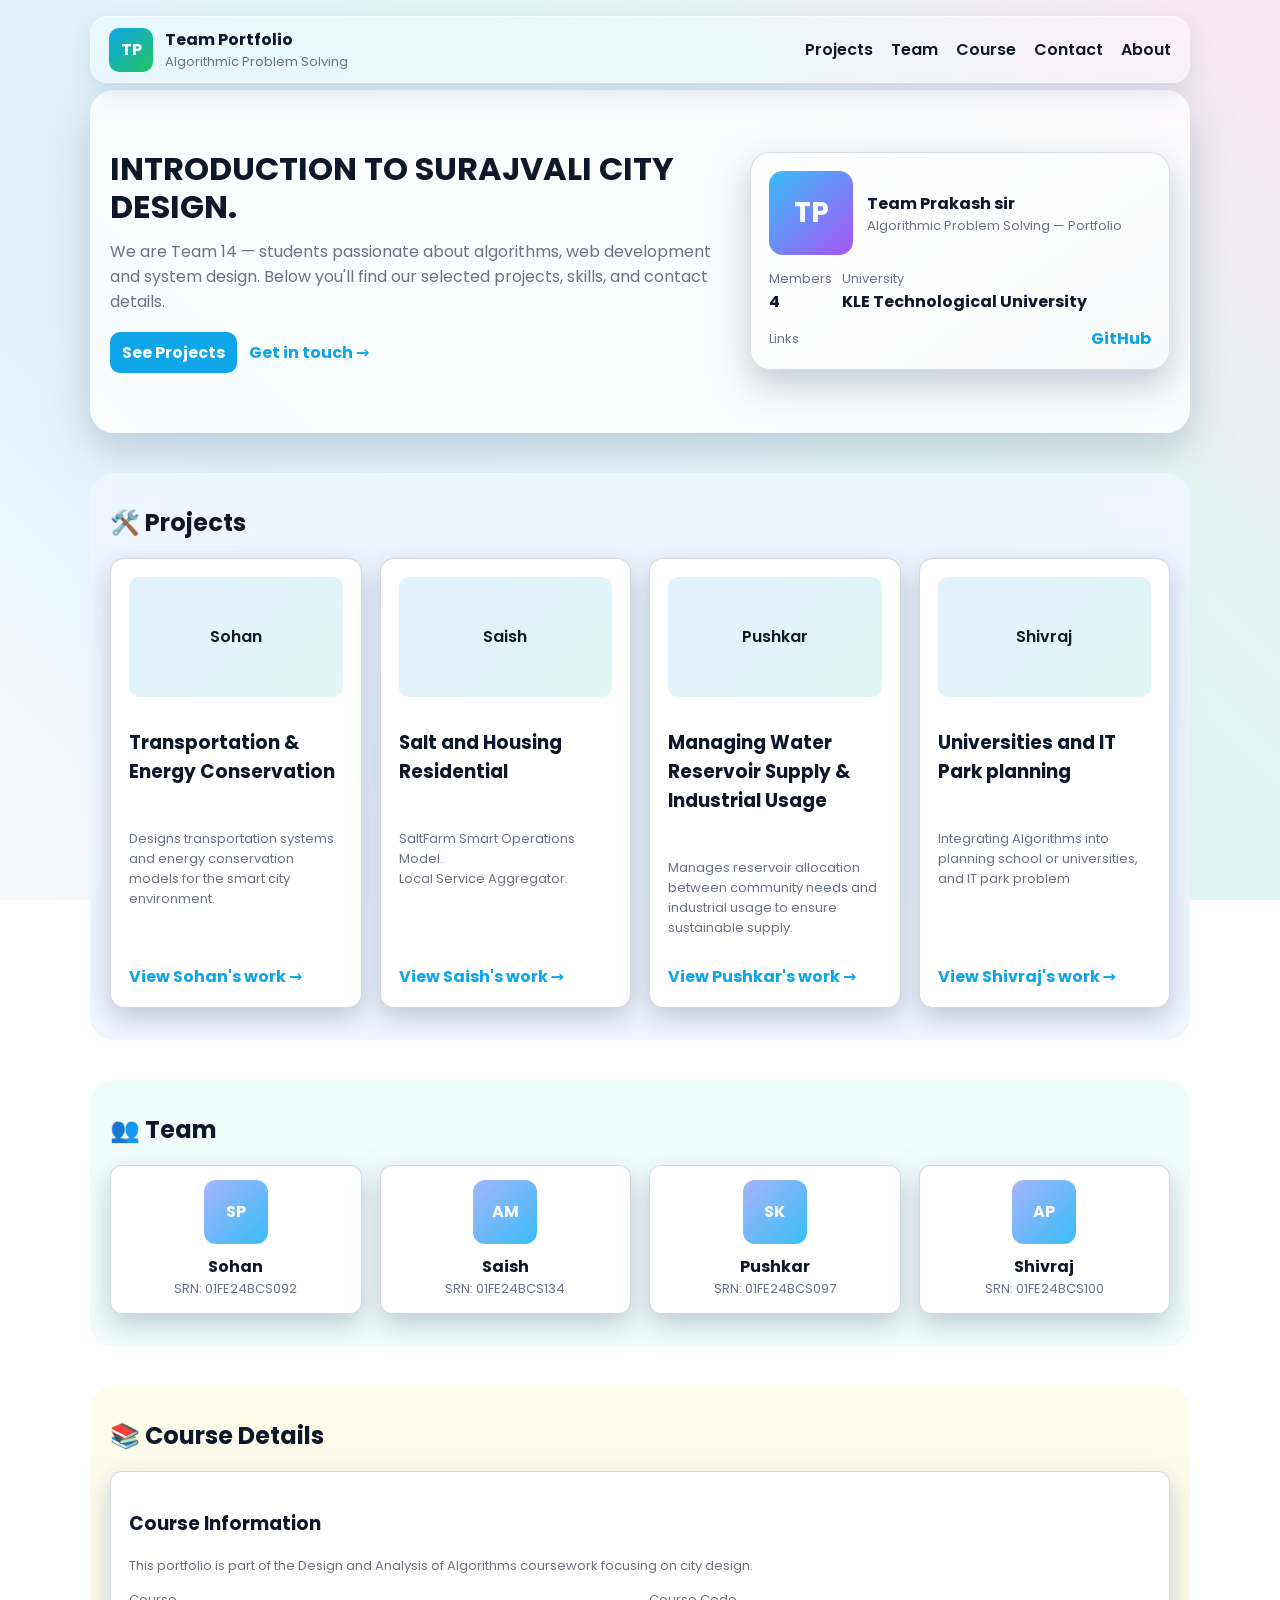
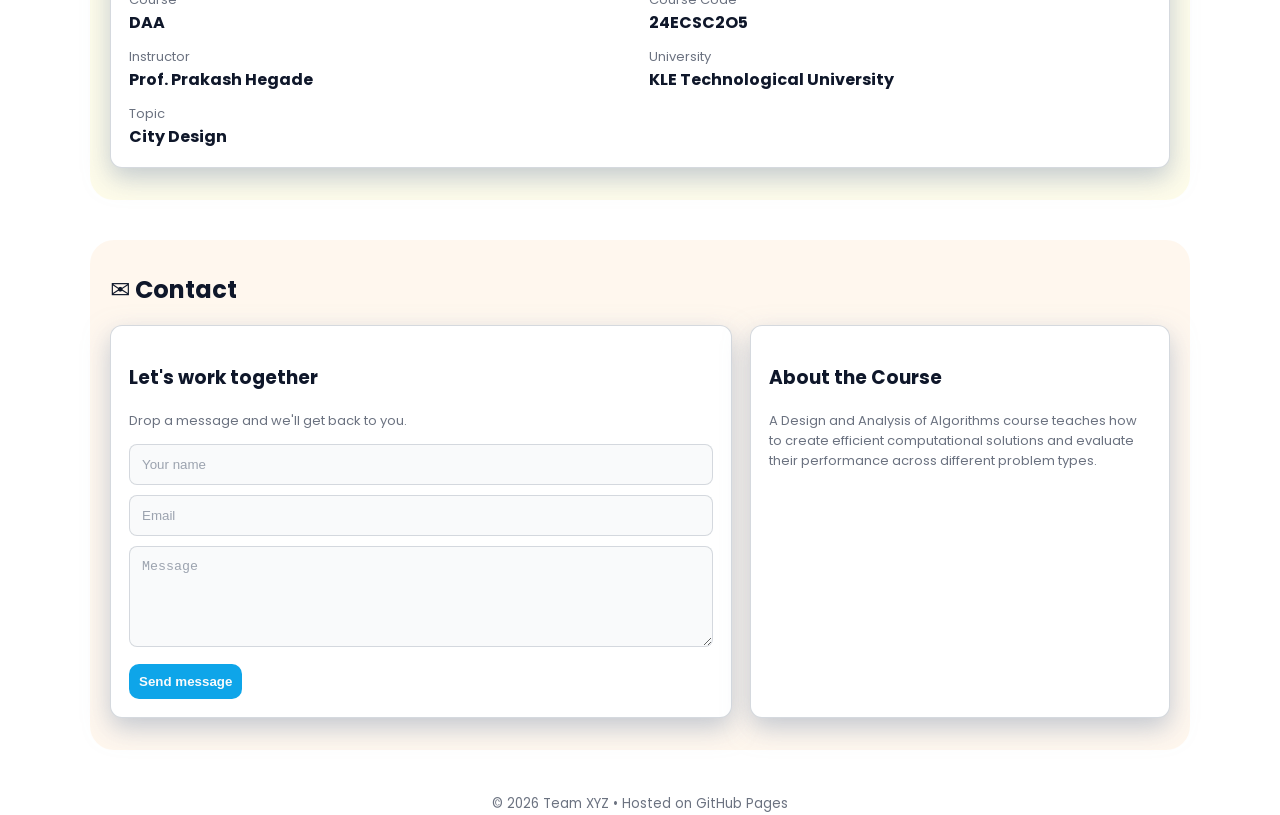
<file: index.html>
<!DOCTYPE html>
<html lang="en">
<head>
  <meta charset="utf-8" />
  <meta name="viewport" content="width=device-width,initial-scale=1" />
  <title>Team Portfolio — Surajvali City</title>
  <link href="https://fonts.googleapis.com/css2?family=Poppins:wght@300;400;600;700&display=swap" rel="stylesheet" />
  <link rel="stylesheet" href="style.css" />
</head>
<body>
  <!-- NAV -->
  <nav class="nav">
    <div class="brand">
      <div class="logo">TP</div>
      <div>
        <div class="brand-title">Team Portfolio</div>
        <div class="small muted">Algorithmic Problem Solving</div>
      </div>
    </div>

    <div class="nav-links">
      <a href="#projects">Projects</a>
      <a href="#team">Team</a>
      <a href="#course">Course</a>
      <a href="#contact">Contact</a>
      <a href='about.html' style="text-decoration:none;">About</a>
    </div>
  </nav>

  <!-- HERO -->
  <header class="hero">
    <div class="hero-left">
      <h1>INTRODUCTION TO SURAJVALI CITY DESIGN.</h1>
      <p class="muted">
        We are Team 14 — students passionate about algorithms, web development and system design. Below you'll find our selected projects, skills, and contact details.
      </p>

      <div class="hero-cta">
        <a class="cta" href="#projects">See Projects</a>
        <a href="#contact" class="link-primary">Get in touch →</a>
      </div>
    </div>

    <aside class="profile-card">
      <div class="profile-top">
        <div class="avatar">TP</div>
        <div>
          <div class="profile-name">Team Prakash sir</div>
          <div class="small muted">Algorithmic Problem Solving — Portfolio</div>
        </div>
      </div>

      <div class="profile-stats">
        <div>
          <div class="small muted">Members</div>
          <div class="stat">4</div>
        </div>
        <div>
          <div class="small muted">University</div>
          <div class="stat">KLE Technological University</div>
        </div>
      </div>

      <div class="profile-links">
        <div class="small muted">Links</div>
        <div class="links-row">
          <a href="https://github.com/shivuas/Surajvali_city.github.io" target="_blank" rel="noopener noreferrer">GitHub</a>
        </div>
      </div>
    </aside>
  </header>

  <!-- PROJECTS -->
  <section id="projects" class="section">
    <h2>🛠️ Projects</h2>
    <div class="grid">
      <!-- Sohan -->
      <a href="Sohan.html" class="project-link">
        <article class="project">
          <div class="thumb">Sohan</div>
          <h3>Transportation & Energy Conservation</h3>
          <p class="muted small">
            Designs transportation systems and energy conservation models for the smart city environment.
          </p>
          <span class="view-link">View Sohan's work →</span>
        </article>
      </a>

      <!-- Saish -->
      <a href="saish.html" class="project-link">
        <article class="project">
          <div class="thumb">Saish</div>
          <h3>Salt and Housing Residential</h3>
          <p class="muted small">
            SaltFarm Smart Operations Model.<br />
            Local Service Aggregator.
          </p>
          <span class="view-link">View Saish's work →</span>
        </article>
      </a>

      <!-- Pushkar -->
      <a href="pushkar.html" class="project-link">
        <article class="project">
          <div class="thumb">Pushkar</div>
          <h3>Managing Water Reservoir Supply & Industrial Usage</h3>
          <p class="muted small">
            Manages reservoir allocation between community needs and industrial usage to ensure sustainable supply.
          </p>
          <span class="view-link">View Pushkar's work →</span>
        </article>
      </a>

      <!-- Shivraj -->
      <a href="shivaraj.html" class="project-link">
        <article class="project">
          <div class="thumb">Shivraj</div>
          <h3>Universities and IT Park planning</h3>
          <p class="muted small">
            Integrating Algorithms into planning school or universities, and IT park problem
          </p>
          <span class="view-link">View Shivraj's work →</span>
        </article>
      </a>
    </div>
  </section>

  <!-- TEAM -->
  <section id="team" class="section">
    <h2>👥 Team</h2>
    <div class="team">
      <a class="member-link" href="https://www.linkedin.com/in/sohan-patil-a2bab4349/" target="_blank" rel="noopener noreferrer">
        <div class="member">
          <div class="m-ava">SP</div>
          <div class="member-name">Sohan</div>
          <div class="small muted">SRN: 01FE24BCS092</div>
        </div>
      </a>

      <a class="member-link" href="https://www.linkedin.com/in/saish-link" target="_blank" rel="noopener noreferrer">
        <div class="member">
          <div class="m-ava">AM</div>
          <div class="member-name">Saish</div>
          <div class="small muted">SRN: 01FE24BCS134</div>
        </div>
      </a>

      <a class="member-link" href="https://www.linkedin.com/in/pushkar-tiwari-31b9612b0/" target="_blank" rel="noopener noreferrer">
        <div class="member">
          <div class="m-ava">SK</div>
          <div class="member-name">Pushkar</div>
          <div class="small muted">SRN: 01FE24BCS097</div>
        </div>
      </a>

      <a class="member-link" href="https://www.linkedin.com/in/shivaraj-shegunasi-aa853839b" target="_blank" rel="noopener noreferrer">
        <div class="member">
          <div class="m-ava">AP</div>
          <div class="member-name">Shivraj</div>
          <div class="small muted">SRN: 01FE24BCS100</div>
        </div>
      </a>
    </div>
  </section>

  <!-- COURSE DETAILS -->
  <section id="course" class="section">
    <h2>📚 Course Details</h2>
    <div class="course-card card">
      <h3>Course Information</h3>
      <p class="small muted">
        This portfolio is part of the Design and Analysis of Algorithms coursework focusing on city design.
      </p>

      <div class="course-grid">
        <div>
          <div class="small muted">Course</div>
          <div class="info-bold">DAA</div>
        </div>
        <div>
          <div class="small muted">Course Code</div>
          <div class="info-bold">24ECSC2O5</div>
        </div>
        <div>
          <div class="small muted">Instructor</div>
          <div class="info-bold">Prof. Prakash Hegade</div>
        </div>
        <div>
          <div class="small muted">University</div>
          <div class="info-bold">KLE Technological University</div>
        </div>
        <div>
          <div class="small muted">Topic</div>
          <div class="info-bold">City Design</div>
        </div>
      </div>
    </div>
  </section>

  <!-- CONTACT + ABOUT COURSE -->
  <section id="contact" class="section">
    <h2>✉️ Contact</h2>
    <div class="contact-grid">
      <div class="contact card">
        <h3>Let's work together</h3>
        <p class="muted small">Drop a message and we'll get back to you.</p>
        <form onsubmit="event.preventDefault();alert('Form submit disabled for demo — replace with your backend or Netlify form.');">
          <input placeholder="Your name" required />
          <input placeholder="Email" type="email" required />
          <textarea placeholder="Message" rows="5" required></textarea>
          <button type="submit">Send message</button>
        </form>
      </div>

      <div class="card about-course">
        <h3>About the Course</h3>
        <p class="info muted small">
          A Design and Analysis of Algorithms course teaches how to create efficient computational solutions and evaluate their performance across different problem types.
        </p>
      </div>
    </div>
  </section>

  <footer class="footer">
    <small>© <span id="year"></span> Team XYZ • Hosted on GitHub Pages</small>
  </footer>

  <script>
    document.getElementById('year').textContent = new Date().getFullYear();

    // Smooth scroll for internal links
    document.querySelectorAll('a[href^="#"]').forEach((a) => {
      a.addEventListener('click', (e) => {
        const href = a.getAttribute('href');
        if (href.length > 1) {
          e.preventDefault();
          const target = document.querySelector(href);
          if (target) {
            target.scrollIntoView({ behavior: 'smooth', block: 'start' });
          }
        }
      });
    });
  </script>
</body>
</html>
</file>
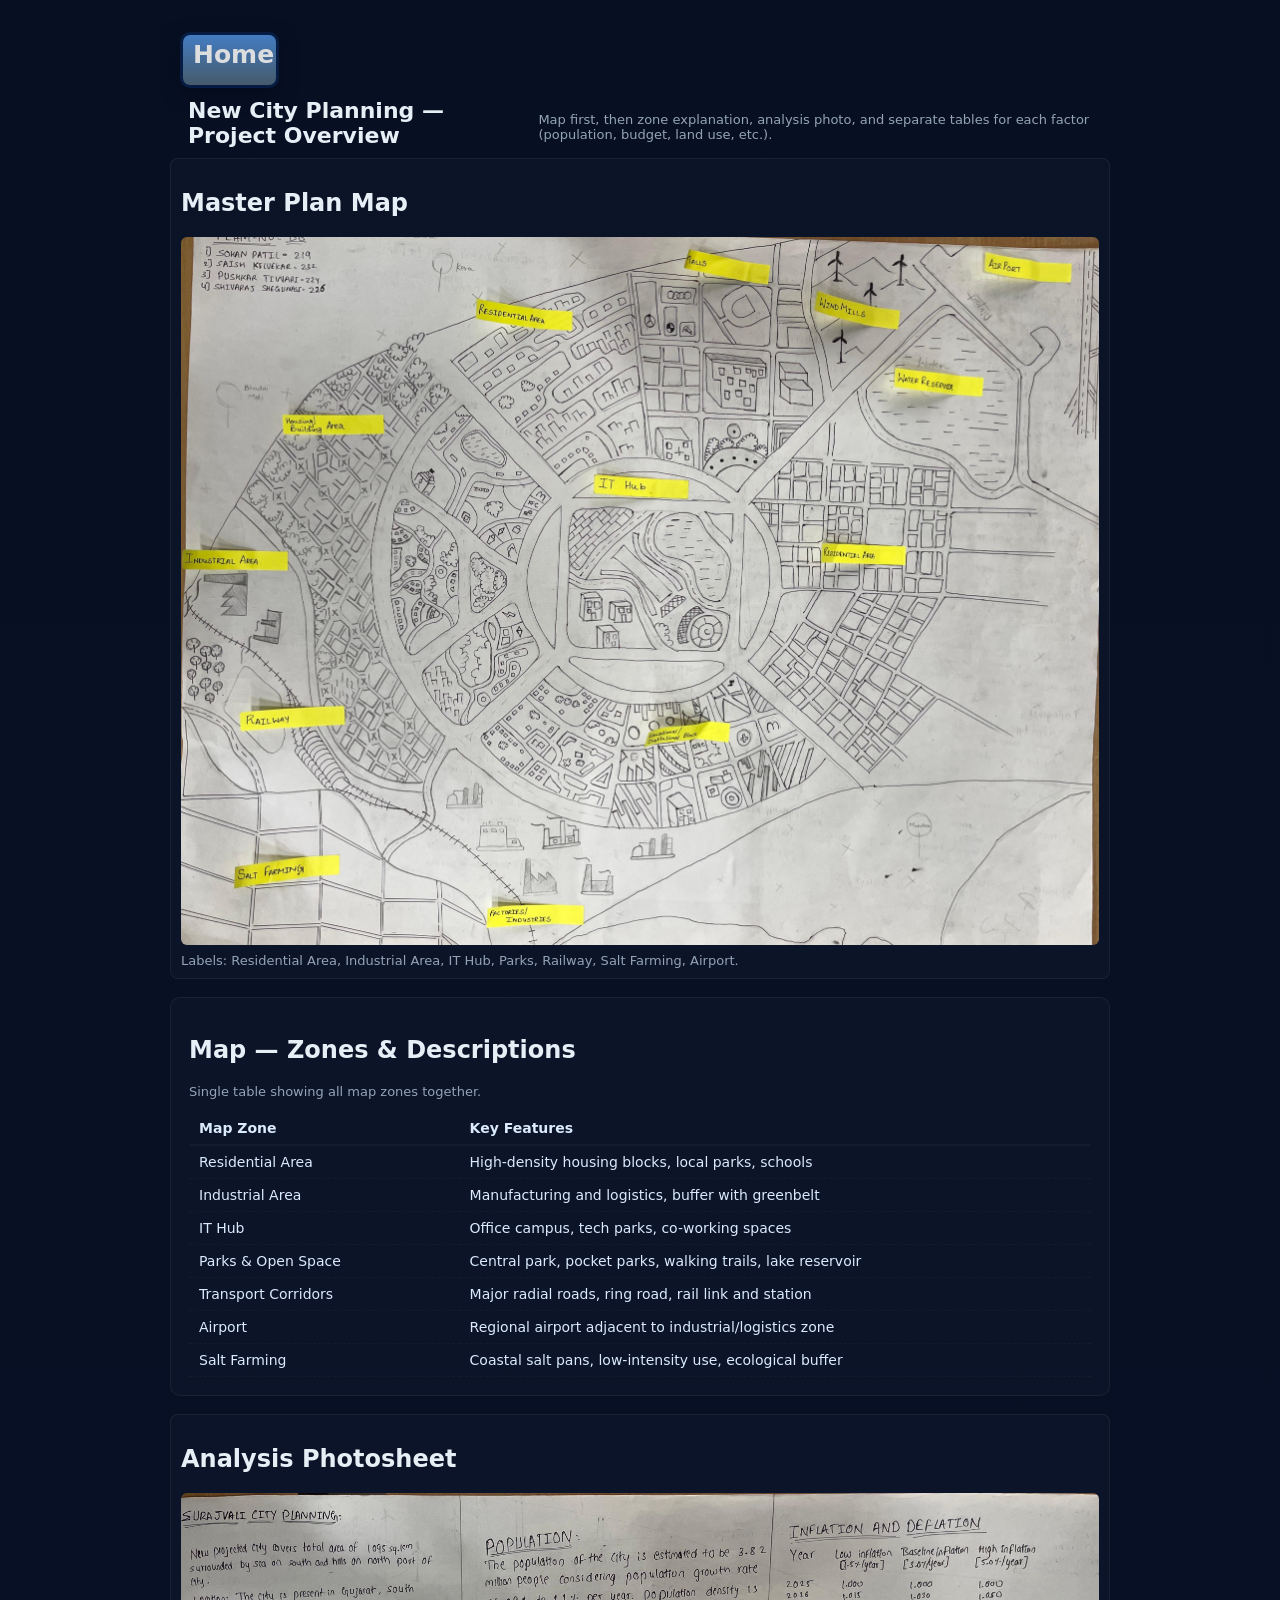
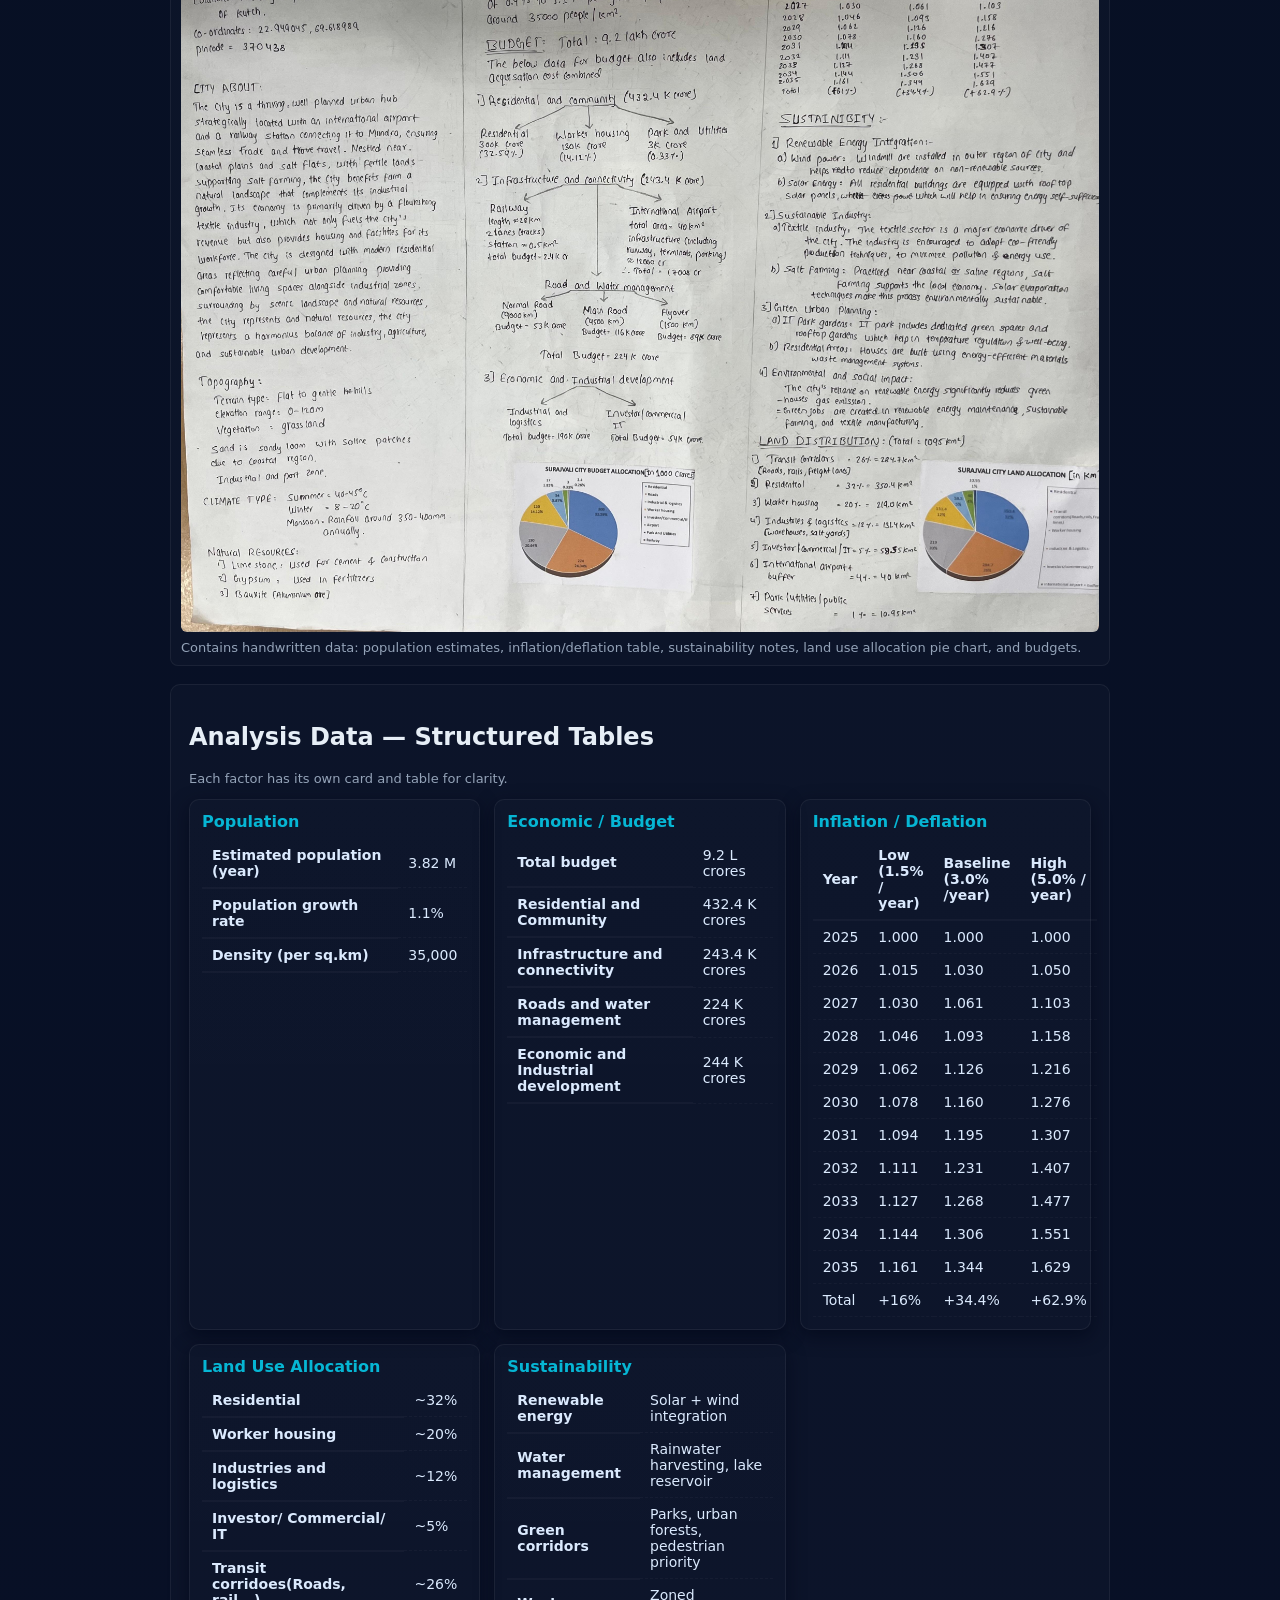
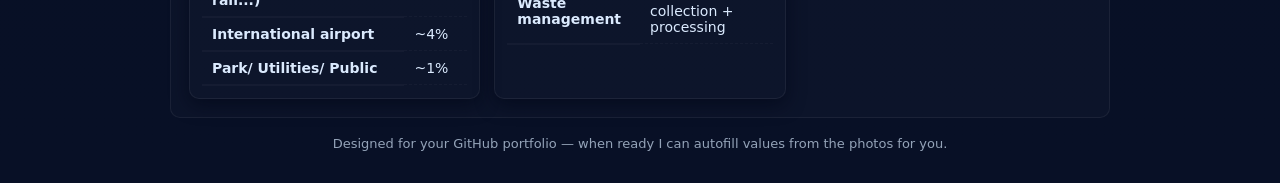
<file: about.html>
<!doctype html>
<html lang="en">
<head>
  <meta charset="utf-8" />
  <meta name="viewport" content="width=device-width,initial-scale=1" />
  <title>New City Planning — Project</title>
  <style>
    :root{--bg:#0f1724;--card:#0b1220;--accent:#06b6d4;--muted:#94a3b8;--border:rgba(255,255,255,0.06);color-scheme:dark}
    body{font-family:Inter,system-ui,Segoe UI,Roboto,Arial,Helvetica;color:#e6eef6;background:linear-gradient(180deg,#071023,#081026);margin:0;padding:32px}
    .container{max-width:940px;margin:0 auto}
    header{display:flex;gap:12px;align-items:center;margin:10px 10px 10px 18px;}
    header h1{font-size:22px;margin:0}

    .photo-full{background:rgba(255,255,255,0.02);border:1px solid var(--border);padding:10px;border-radius:8px;margin-bottom:18px}
    .photo-full img{width:100%;height:auto;object-fit:cover;border-radius:6px;display:block}

    .section{background:rgba(255,255,255,0.02);padding:18px;border-radius:10px;margin-bottom:18px;border:1px solid var(--border)}

    /* New table/card styles */
    .grid-cards{display:grid;grid-template-columns:repeat(auto-fit,minmax(260px,1fr));gap:14px}
    .card{background:linear-gradient(180deg, rgba(255,255,255,0.012), rgba(255,255,255,0.008));border:1px solid var(--border);padding:12px;border-radius:10px;box-shadow:0 6px 18px rgba(2,6,23,0.6)}
    .card h3{margin:0 0 8px 0;font-size:16px;color:var(--accent)}

    table{width:100%;border-collapse:collapse;color:#dbeafe;font-size:14px}
    th,td{padding:8px 10px;text-align:left}
    th{font-weight:600;border-bottom:2px solid rgba(255,255,255,0.03);background:transparent}
    td{border-bottom:1px dashed rgba(255,255,255,0.03)}
    
    /* Removed .editable class as it is no longer needed */
    .note{color:var(--muted);font-size:13px;margin-top:8px}
    .home {
      height:40px;
      width:80px;
      font-size: 25px;
      padding: 5px 3px 5px 10px;
      
      border-radius: 10px;
      background: linear-gradient(180deg, #437cc1 0%, #465a6b 100%);
      margin: 0px 0px 0px 10px;
      border: 3px #061c42 solid;
      color: white;
      font-weight: 700;
      z-index: 1200;
      display: block;
      box-shadow: 0 6px 18px rgba(2, 8, 20, 0.6);
    }

    @media(max-width:820px){.grid-cards{grid-template-columns:1fr}}
  </style>
</head>
<body>
  <div class="container">
    <a href="https://shivuas.github.io/Surajvali_city.github.io" style="text-decoration:none;"><div class='home' style=" color:#dbdddf">Home</div></a>
    <header>
      <h1>New City Planning — Project Overview</h1>
      <div class="note">Map first, then zone explanation, analysis photo, and separate tables for each factor (population, budget, land use, etc.).</div>
    </header>

    <section class="photo-full" aria-labelledby="map-title">
      <h2 id="map-title">Master Plan Map</h2>
      <img src="./cityphoto/citymap.jpg" alt="Master plan map">
      <div class="note">Labels: Residential Area, Industrial Area, IT Hub, Parks, Railway, Salt Farming, Airport.</div>
    </section>

    <section class="section" aria-labelledby="map-explain">
      <h2 id="map-explain">Map — Zones & Descriptions</h2>
      <p class="note">Single table showing all map zones together.</p>
      <table>
        <thead>
          <tr>
            <th style="width:30%">Map Zone</th>
            <th>Key Features</th>
          </tr>
        </thead>
        <tbody>
          <tr><td>Residential Area</td><td>High-density housing blocks, local parks, schools</td></tr>
          <tr><td>Industrial Area</td><td>Manufacturing and logistics, buffer with greenbelt</td></tr>
          <tr><td>IT Hub</td><td>Office campus, tech parks, co-working spaces</td></tr>
          <tr><td>Parks & Open Space</td><td>Central park, pocket parks, walking trails, lake reservoir</td></tr>
          <tr><td>Transport Corridors</td><td>Major radial roads, ring road, rail link and station</td></tr>
          <tr><td>Airport</td><td>Regional airport adjacent to industrial/logistics zone</td></tr>
          <tr><td>Salt Farming</td><td>Coastal salt pans, low-intensity use, ecological buffer</td></tr>
        </tbody>
      </table>
    </section>

    <section class="photo-full" aria-labelledby="analysis-title">
      <h2 id="analysis-title">Analysis Photosheet</h2>
      <img src="./cityphoto/cityplan.jpg" alt="Analysis photosheet">
      <div class="note">Contains handwritten data: population estimates, inflation/deflation table, sustainability notes, land use allocation pie chart, and budgets.</div>
    </section>

    <section class="section" aria-labelledby="analysis-data">
      <h2 id="analysis-data">Analysis Data — Structured Tables</h2>
      <p class="note">Each factor has its own card and table for clarity.</p>

      <div class="grid-cards" style="margin-top:12px">

        <div class="card">
          <h3>Population</h3>
          <table>
            <tbody>
              <tr><th>Estimated population (year)</th><td>3.82 M</td></tr>
              <tr><th>Population growth rate</th><td>1.1%</td></tr>
              <tr><th>Density (per sq.km)</th><td>35,000</td></tr>
            </tbody>
          </table>
        </div>

        <div class="card">
          <h3>Economic / Budget</h3>
          <table>
            <tbody>
              <tr><th>Total budget</th><td>9.2 L crores</td></tr>
              <tr><th>Residential and Community</th><td>432.4 K crores</td></tr>
              <tr><th>Infrastructure and connectivity</th><td>243.4 K crores</td></tr>
              <tr><th>Roads and water management</th><td>224 K crores</td></tr>
              <tr><th>Economic and Industrial development</th><td>244 K crores</td></tr>
            </tbody>
          </table>
        </div>

        <div class="card">
          <h3>Inflation / Deflation</h3>
          <table>
            <thead><tr><th>Year</th><th>Low (1.5% / year)</th><th>Baseline (3.0% /year)</th><th>High (5.0% / year)</th></tr></thead>
            <tbody>
              <tr><td>2025</td><td>1.000</td><td>1.000</td><td>1.000</td></tr>
              <tr><td>2026</td><td>1.015</td><td>1.030</td><td>1.050</td></tr>
              <tr><td>2027</td><td>1.030</td><td>1.061</td><td>1.103</td></tr>
              <tr><td>2028</td><td>1.046</td><td>1.093</td><td>1.158</td></tr>
              <tr><td>2029</td><td>1.062</td><td>1.126</td><td>1.216</td></tr>
              <tr><td>2030</td><td>1.078</td><td>1.160</td><td>1.276</td></tr>
              <tr><td>2031</td><td>1.094</td><td>1.195</td><td>1.307</td></tr>
              <tr><td>2032</td><td>1.111</td><td>1.231</td><td>1.407</td></tr>
              <tr><td>2033</td><td>1.127</td><td>1.268</td><td>1.477</td></tr>
              <tr><td>2034</td><td>1.144</td><td>1.306</td><td>1.551</td></tr>
              <tr><td>2035</td><td>1.161</td><td>1.344</td><td>1.629</td></tr>
              <tr><td>Total</td><td>+16%</td><td>+34.4%</td><td>+62.9%</td></tr>
            </tbody>
          </table>
        </div>

        <div class="card">
          <h3>Land Use Allocation</h3>
          <table>
            <tbody>
              <tr><th>Residential</th><td>~32%</td></tr>
              <tr><th>Worker housing</th><td>~20%</td></tr>
              <tr><th>Industries and logistics</th><td>~12%</td></tr>
              <tr><th>Investor/ Commercial/ IT</th><td>~5%</td></tr>
              <tr><th>Transit corridoes(Roads, rail...)</th><td>~26%</td></tr>
              <tr><th>International airport</th><td>~4%</td></tr>
              <tr><th>Park/ Utilities/ Public</th><td>~1%</td></tr>
            </tbody>
          </table>
        </div>

        <div class="card">
          <h3>Sustainability</h3>
          <table>
            <tbody>
              <tr><th>Renewable energy</th><td>Solar + wind integration</td></tr>
              <tr><th>Water management</th><td>Rainwater harvesting, lake reservoir</td></tr>
              <tr><th>Green corridors</th><td>Parks, urban forests, pedestrian priority</td></tr>
              <tr><th>Waste management</th><td>Zoned collection + processing</td></tr>
            </tbody>
          </table>
        </div>

      </div>

    </section>

    <footer style="text-align:center;color:var(--muted);font-size:13px">
      Designed for your GitHub portfolio — when ready I can autofill values from the photos for you.
    </footer>
  </div>
</body>
</html>
</file>
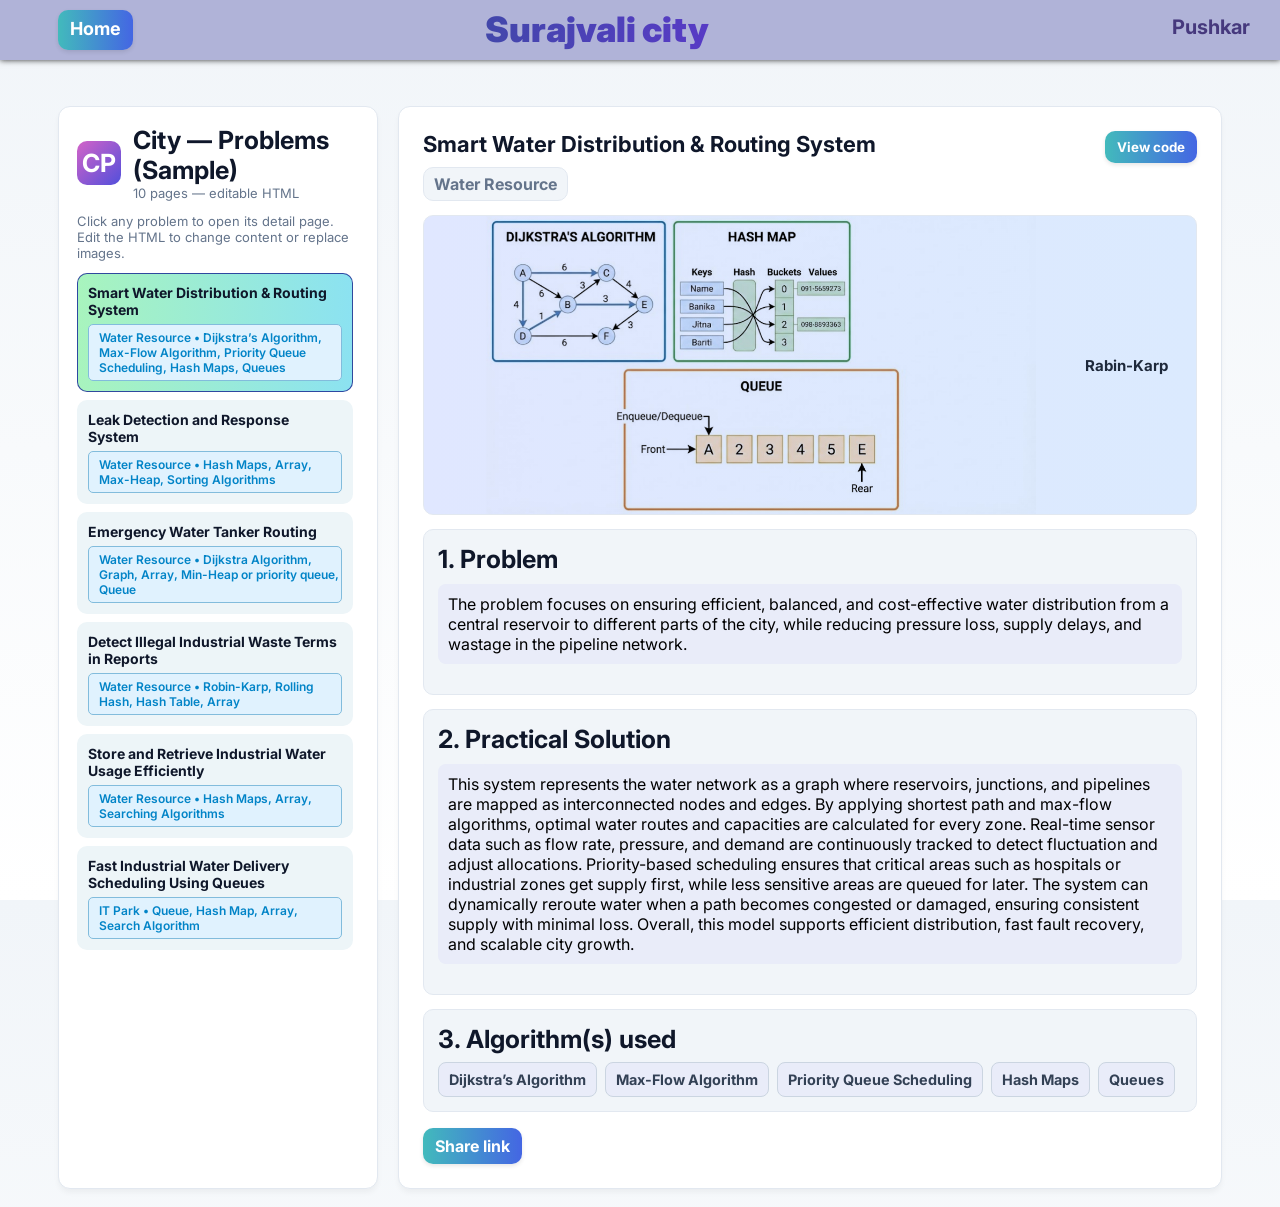
<file: pushkar.html>
<!doctype html>
<html lang="en">

<head>
  <meta charset="utf-8" />
  <meta name="viewport" content="width=device-width,initial-scale=1" />
  <title>City Problems — Sample 10 Pages</title>
  <link href="https://fonts.googleapis.com/css2?family=Inter:wght@300;400;600;700&display=swap" rel="stylesheet">
  <style>
    :root {
      /* LIGHT THEME VARIABLES */
      --bg: #f8fafc;
      --panel: #ffffff;
      --muted: #64748b; /* Slate 500 */
      --accent: #7c3aed;
      --accent2: #06b6d4;
      --card-border: #e2e8f0; /* Slate 200 */
      --text-main: #0f172a; /* Slate 900 */
      --text-secondary: #334155; /* Slate 700 */
      --block-bg: #f1f5f9; /* Slate 100 */
    }

    * {
      box-sizing: border-box;
      font-family: Inter, system-ui, Segoe UI, Roboto, Arial
    }

    html,
    body {
      height: 100%;
      margin: 0;
      /* Light gradient background */
      background: linear-gradient(180deg, #f1f5f9 0%, #ffffff 100%);
      color: var(--text-secondary);
    }

    .app {
      max-width: 1200px;
      margin: 28px auto;
      display: grid;
      grid-template-columns: 320px 1fr;
      gap: 20px;
      padding: 18px
    }

    .sidebar {
      background: #ffffff;
      border-radius: 12px;
      padding: 18px;
      margin: 0px 0px 0px 0px;
      border: 1px solid var(--card-border);
      box-shadow: 0 4px 6px -1px rgba(0, 0, 0, 0.05);
    }

    .home {
      min-width: 70px;
      min-height: 40px;
      position: absolute;
      top: 10px;
      left: max(18px, calc((100vw - 1200px) / 2 + 18px));
      font-size: 18px;
      padding: 6px 3px 3px 7px;
      background: linear-gradient(135deg, var(--accent), var(--accent2));
      border-radius: 10px;
      margin: 0px 0px 0px 0px;
      border: 3px #ffffff solid; /* White border to pop against light bg */
      color: white;
      font-weight: 700;
      z-index: 1200;
      display: block;
      box-shadow: 0 4px 12px rgba(124, 58, 237, 0.3);
    }

    .topbar {
      position: relative;
      height: 60px;
      margin-bottom: 10px;
      background:rgb(176, 179, 216);
      box-shadow: 0 0px 6px 0px rgba(0, 0, 0, 0.8);
    }
    .cityname{
      width:350px;
      position: absolute;
      left: max(18px, calc((100vw - 1200px) / 2 + 400px));
      top: 8px;
      font-size:35px;
      font-weight:900;
      color:white;
      padding:0px 0px 0px 45px;
      background: linear-gradient(90deg, rgb(33, 47, 152,0.8), rgb(95, 54, 207));
      -webkit-background-clip:text;
      background-clip:text;
      -webkit-text-fill-color:transparent;
      

    }

    .user{
      width:100px;
      position: absolute;
      right: min(18px, calc((100vw - 1200px) / 2 + 720px));
      top: 15px;
      font-size:20px;
      font-weight:700;
      color:rgb(70, 57, 125);
      padding:0px 0px 0px 10px;
      
    }

    .brand {
      display: flex;
      gap: 12px;
      align-items: center;
      margin-bottom: 12px;
      color: var(--text-main);
    }

    .logo {
      width: 44px;
      height: 44px;
      border-radius: 10px;
      background: linear-gradient(135deg, rgb(211, 99, 200), rgb(82, 79, 219));
      display: flex;
      align-items: center;
      justify-content: center;
      font-weight: 700;
      color: #fff;
      padding: 0px 7px 0px 7px;
    }

    .muted {
      color: var(--muted);
      font-size: 13px
    }

    .list {
      margin-top: 12px;
      display: flex;
      flex-direction: column;
      gap: 8px;
      min-height: 72vh;
      overflow: auto;
      padding-right: 6px
    }

    .navitem {
      padding: 10px;
      border-radius: 10px;
      background: #edf5f8;
      cursor: pointer;
      border: 1px solid transparent;
      color: var(--text-secondary);
      transition: background 0.2s;
    }

    

    .navitem.active {
      /* Subtle purple/blue tint for active state */
      background: linear-gradient(90deg, rgba(105, 236, 142, 0.58), rgba(56, 205, 231, 0.58));
      border-color: rgba(35, 55, 154, 0.9);
      color: var(--text-main);
    }

    .navitem h4 {
      margin: 0 0 6px 0;
      font-size: 14px;
      color: var(--text-main);
    }

    .sidebar .brand {
      font-size: 25px;
    }

    .navitem p {
      margin: 0;
      color: var(--muted);
      font-size: 12px
    }

    .detail {
      padding: 24px;
      border-radius: 12px;
      background: #ffffff;
      border: 1px solid var(--card-border);
      min-height: 72vh;
      overflow: auto;
      margin: 0px 0px 0px 0px;
      box-shadow: 0 4px 6px -1px rgba(0, 0, 0, 0.05);
    }

    .top {
      display: flex;
      align-items: flex-start;
      gap: 16px
    }

    .title h1 {
      margin: 0;
      font-size: 22px;
      color: var(--text-main);
    }

    .badge {
      padding: 6px 10px;
      border-radius: 10px;
      background: #f1f5f9;
      color: var(--muted);
      font-weight: 700;
      border: 1px solid #e2e8f0;
    }

    .hero {
      width: 100%;
      height: 300px;
      margin-top: 14px;
      border-radius: 10px;
      overflow: hidden;
      /* Lighter gradient for hero background */
      background: linear-gradient(90deg, #e0e7ff, #dbeafe);
      display: flex;
      align-items: center;
      justify-content: center;
      border: 1px solid var(--card-border);
    }

    .hero .images {
      width: 80%;
      height: 300px;
      object-fit: contain;
      padding: 0px 5px 0px 5px;
      mix-blend-mode: multiply; /* Helps images blend better on light bg */
    }

    .hero img {
      width: 100%;
      height: 100%;
      object-fit: contain;
    }

    .block {
      margin-top: 14px;
      padding: 14px;
      border-radius: 10px;
      background: var(--block-bg);
      border: 1px solid var(--card-border);
    }

    .algos {
      display: flex;
      gap: 8px;
      flex-wrap: wrap;
      margin-top: 8px
    }

    .algo {
      padding: 8px 10px;
      border-radius: 8px;
      background: rgb(233, 236, 249);
      border: 1px solid #cbd5e1;
      color: var(--text-secondary);
      font-weight: 700;
      font-size: 0.9em;
    }

    .actions {
      display: flex;
      gap: 8px;
      margin-left: auto
    }

    .btn {
      background: linear-gradient(90deg, rgb(66, 186, 188), rgb(68, 102, 227));
      padding: 8px 12px;
      border-radius: 10px;
      border: none;
      color: #fff;
      font-weight: 700;
      cursor: pointer;
      transition: border-radius 0.4s ease, transform 0.4s ease;
      box-shadow: 0 2px 4px rgba(0, 0, 0, 0.1);
    }

    .btn:hover {
      transform: translateY(-4px) scale(1.01);
      box-shadow: 0 4px 12px rgba(68, 102, 227, 0.3);
    }

    .ghost {
      background: transparent;
      border: 1px solid var(--card-border);
      padding: 8px 10px;
      border-radius: 8px;
      color: var(--muted);
      cursor: pointer
    }

    .modal-backdrop {
  position: fixed;
  inset: 0;
  background: rgba(15, 23, 42, 0.45); /* dark overlay */
  display: none;                      /* hidden by default */
  align-items: center;
  justify-content: center;
  z-index: 2000;
}

.modal {
  background: #020617;                /* very dark panel */
  color: #e2e8f0;
  border-radius: 12px;
  max-width: 850px;
  width: min(90vw, 850px);
  max-height: 80vh;
  display: flex;
  flex-direction: column;
  box-shadow: 0 24px 48px rgba(15, 23, 42, 0.7);
  border: 1px solid #1e293b;
  overflow: hidden;
}

.modal-header {
  display: flex;
  align-items: center;
  justify-content: space-between;
  padding: 10px 14px;
  border-bottom: 1px solid #1e293b;
  font-weight: 600;
  font-size: 14px;
}

.modal-title {
  display: flex;
  flex-wrap: wrap;
  gap: 4px;
}

.modal-title span.zone {
  padding: 2px 8px;
  border-radius: 999px;
  background: #0f172a;
  font-size: 11px;
  color: #38bdf8;
}

.modal-close {
  background: transparent;
  border: none;
  color: #94a3b8;
  font-size: 20px;
  cursor: pointer;
  line-height: 1;
}

.modal-close:hover {
  color: #e2e8f0;
}

/* reuse your existing dark code style, but allow scrolling */
#codeModalContent {
  margin: 0;
  max-height: 60vh;
  overflow: auto;
}

    /* Code blocks kept dark for contrast/developer feel */
    pre.code {
      background: #1e293b;
      padding: 12px;
      border-radius: 8px;
      overflow: auto;
      color: #e2e8f0;
      margin: 0
    }

    .solutions {
      color: black; /* Darker blue for readability on white */
      font-size: 16px;
      white-space: pre-line;
      background:rgb(233, 236, 249);
      border-radius:8px;
      padding:10px;
    }

    .headlines {
      font-size: 25px;
      color: var(--text-main);
    }
    .sdg-list {
  display: flex;
  flex-wrap: wrap;
  gap: 8px;
  margin-top: 8px;
}

.sdg-pill {
  padding: 6px 10px;
  border-radius: 999px;
  background: rgb(233, 236, 249);            /* light green */
  border: 1px solid #bbf7d0;       /* soft green border */
  font-size: 13px;
  color: #8484bc;                  /* dark green text */
  font-weight: 600;
}


    .metadata {
      color: #0ea5e9; /* Sky blue */
      opacity: 1;
      background: #e0f2fe; /* Light sky background */
      border-radius: 5px;
      min-height: 25px;
      padding: 5px 0px 5px 10px;
      font-weight: 600;
      border:1px solid #82bcdc;
    }

    @media (max-width:800px) {
      .app {
        grid-template-columns: 1fr;
        padding: 12px;
      }

      .hero {
        height: 400px;
      }


      @media (max-width: 700px) {
        .home {
          left: 18px;
          /* same padding as .app */
          top: 12px;
          /* tuck it a little higher on small screens */
          padding: 8px 6px;
          min-width: 62px;
        }
      }

    }
  </style>
</head>

<body>
  <div class="topbar">
  <a href='https://shivuas.github.io/Surajvali_city.github.io/' style="text-decoration:none;">
    <div class='home btn'>Home</div>
    <div class="cityname">Surajvali city</div>
    <div class="user">Pushkar</div>
  </a>
</div>
  <div class="app">
    <aside class="sidebar">
      <div class="brand">
        <div class="logo">CP</div>
        <div>
          <div style="font-weight:700">City — Problems (Sample)</div>
          <div class="muted">10 pages — editable HTML</div>
        </div>
      </div>

      <div class="muted" style="margin-bottom:8px">Click any problem to open its detail page. Edit the HTML to change
        content or replace images.</div>

      <div class="list" id="nav">
        </div>
    </aside>
      <!-- Code modal -->
  <div id="codeModal" class="modal-backdrop">
    <div class="modal" onclick="event.stopPropagation()">
      <div class="modal-header">
        <div class="modal-title">
          <span id="codeModalTitle"></span>
          <span class="zone" id="codeModalZone"></span>
        </div>
        <button class="modal-close" onclick="closeCodeModal()">&times;</button>
      </div>
      <pre class="code" id="codeModalContent"></pre>
    </div>
  </div>


    <main class="detail" id="detail">
      </main>
  </div>

  <script>
    /*
      Single-file static pages: replace content inside `pages` array if you want to edit later.
      Each page has: id, zone, title, photo (data URL or external URL), problem, solution, algos (array), codeSnippet (optional)
    */
    const pages = [
      {
        id: 'p1',
        zone: 'Water Resource',
        title: 'Smart Water Distribution & Routing System',
        photo: './pushkar/p1.jpg',
        phototitle:'Rabin-Karp',
        problem: `The problem focuses on ensuring efficient, balanced, and cost-effective water distribution from a central reservoir to different parts of the city, while reducing pressure loss, supply delays, and wastage in the pipeline network.`,
        solution: `This system represents the water network as a graph where reservoirs, junctions, and pipelines are mapped as interconnected nodes and edges. By applying shortest path and max-flow algorithms, optimal water routes and capacities are calculated for every zone. Real-time sensor data such as flow rate, pressure, and demand are continuously tracked to detect fluctuation and adjust allocations. Priority-based scheduling ensures that critical areas such as hospitals or industrial zones get supply first, while less sensitive areas are queued for later. The system can dynamically reroute water when a path becomes congested or damaged, ensuring consistent supply with minimal loss. Overall, this model supports efficient distribution, fast fault recovery, and scalable city growth.`,
        algos: ['Dijkstra’s Algorithm', 'Max-Flow Algorithm','Priority Queue Scheduling','Hash Maps','Queues'],
        codeSnippet: `
        #include <bits/stdc++.h>
        using namespace std;

        vector<int> dijkstra(int n, vector<vector<pair<int,int>>> &g, int src) {
            vector<int> dist(n, INT_MAX);
            priority_queue<pair<int,int>, vector<pair<int,int>>, greater<pair<int,int>>> pq;
            dist[src] = 0;
            pq.push({0, src});
            while (!pq.empty()) {
                auto [d,u] = pq.top();
                pq.pop();
                if (d != dist[u]) continue;
                for (auto &edge : g[u]) {
                    int v = edge.first, w = edge.second;
                    if (dist[u] + w < dist[v]) {
                        dist[v] = dist[u] + w;
                        pq.push({dist[v], v});
                    }
                }
            }
            return dist;
        }

        int maxFlow(int n, vector<vector<int>> &cap, int s, int t) {
            int flow = 0;
            while (true) {
                vector<int> parent(n, -1);
                queue<int> q;
                q.push(s);
                parent[s] = s;
                while (!q.empty() && parent[t] == -1) {
                    int u = q.front();
                    q.pop();
                    for (int v = 0; v < n; v++) {
                        if (parent[v] == -1 && cap[u][v] > 0) {
                            parent[v] = u;
                            q.push(v);
                        }
                    }
                }
                if (parent[t] == -1) break;
                int aug = INT_MAX;
                for (int v = t; v != s; v = parent[v])
                    aug = min(aug, cap[parent[v]][v]);
                for (int v = t; v != s; v = parent[v]) {
                    cap[parent[v]][v] -= aug;
                    cap[v][parent[v]] += aug;
                }
                flow += aug;
            }
            return flow;
        }

        int main() {
            int n = 6;
            vector<vector<pair<int,int>>> graph(n);
            graph[0].push_back({1,5});
            graph[0].push_back({2,2});
            graph[1].push_back({3,4});
            graph[2].push_back({3,1});
            graph[3].push_back({4,3});
            graph[4].push_back({5,2});

            vector<int> dist = dijkstra(n, graph, 0);
            cout << "Shortest distance to node 5: " << dist[5] << " ";

            vector<vector<int>> capacity = {
                {0,3,2,0,0,0},
                {0,0,0,2,0,0},
                {0,0,0,3,0,0},
                {0,0,0,0,4,0},
                {0,0,0,0,0,5},
                {0,0,0,0,0,0}
            };

            cout << "Max Flow: " << maxFlow(6, capacity, 0, 5) << " ";

            priority_queue<pair<int,string>> pq;
            pq.push({5,"Hospital"});
            pq.push({3,"Factory"});
            pq.push({1,"Residential"});
            pq.push({4,"DataCenter"});

            cout << "Priority Distribution Order: ";
            while (!pq.empty()) {
                auto p = pq.top();
                pq.pop();
                cout << p.second << " (Priority " << p.first << ") ";
            }

            return 0;
        }
`
      },
      {
        id: 'p2',
        zone: 'Water Resource',
        title: 'Leak Detection and Response System' ,
        photo: './pushkar/p2.png',
        phototitle:'Dijkstra Algorithm',
        problem: `Develop a system to store, update, and analyze water usage data of industries for fast monitoring and regulation.`,

        solution: `Industries often consume large amounts of water, and tracking their usage is necessary for billing, regulation, and conservation planning. Each industry is assigned an ID and its daily consumption is stored in a hash map for fast retrieval and update. This allows the system to efficiently detect high-usage industries, update usage data, and compute aggregate consumption. An array is used to store daily or weekly usage patterns, and a max-heap helps identify which industries have the highest consumption at any given time. This approach ensures fast data access, easy updates, and supports analytics for decision making such as issuing warnings or imposing limits on excessive users.`,
        algos: ["Hash Maps",'Array','Max-Heap', 'Sorting Algorithms'],
        codeSnippet: `
        #include <bits/stdc++.h>
        using namespace std;

        int main() {
            unordered_map<string, int> usage;
            usage["IND101"] = 5000;
            usage["IND205"] = 8200;
            usage["IND333"] = 4200;
            usage["IND555"] = 9600;
            usage["IND777"] = 7500;

            usage["IND205"] = 9000;

            vector<int> daily = {4000, 5200, 6100, 4700, 5800, 6900};

            priority_queue<pair<int,string>> maxh;
            for (auto &p : usage) maxh.push({p.second, p.first});

            cout << "Top Consumers: ";
            for (int i = 0; i < 3 && !maxh.empty(); i++) {
                auto p = maxh.top();
                maxh.pop();
                cout << p.second << " : " << p.first << " ";
            }

            vector<pair<string,int>> sorted;
            for (auto &p : usage) sorted.push_back(p);
            sort(sorted.begin(), sorted.end(), [](auto &a, auto &b){
                return a.second > b.second;
            });

            cout << " Sorted Industry Usage: ";
            for (auto &p : sorted) cout << p.first << " : " << p.second << " ";

            cout << " Average Daily Usage: ";
            long long sum = 0;a
            for (int x : daily) sum += x;
            cout << (double)sum / daily.size() << " ";

            return 0;
        }
`
      },
      {
        id: 'p3',
        zone: 'Water Resource',
        title: 'Emergency Water Tanker Routing',
        photo: './pushkar/p3.png',
        phototitle:'Knuth-Morris-Pratt (KMP) Algorithm',
        problem: `Design a system to assign water tankers to emergency zones by finding the fastest route from a depot to multiple destinations during crisis situations, considering road network distances and travel time.`,
        solution: `To solve this problem, the city’s road network is represented as a graph, where intersections are nodes and roads between them are weighted edges based on travel time or distance. When an emergency occurs, a water tanker must be routed from the nearest available depot to the affected location using the fastest possible path. To identify this path efficiently, Dijkstra’s Algorithm is applied, since it computes the shortest path from a source node to all other nodes in a weighted graph. During execution, a min-heap (priority queue) is used to repeatedly choose the next node with the smallest known distance, improving performance compared to a linear search. A distance array maintains the shortest known distance to every node, while a visited array keeps track of processed nodes to avoid recalculating routes. A predecessor array can store the previous node in each shortest path to reconstruct the full route once the algorithm finishes. To support multiple emergencies, a queue can be used to handle requests one by one in order of arrival, ensuring fairness and immediate routing. This system ensures that during disasters, water tankers reach critical zones quickly through optimized routing, minimizing response time and saving lives.`,
        algos: ['Dijkstra Algorithm','Graph','Array','Min-Heap or priority queue','Queue'],
        codeSnippet: `
        #include <bits/stdc++.h>
        using namespace std;

        vector<int> dijkstra(int n, vector<vector<pair<int,int>>> &g, int src, vector<int> &parent) {
            vector<int> dist(n, INT_MAX), vis(n, 0);
            priority_queue<pair<int,int>, vector<pair<int,int>>, greater<pair<int,int>>> pq;
            dist[src] = 0;
            pq.push({0, src});
            parent[src] = -1;

            while (!pq.empty()) {
                auto [d, u] = pq.top();
                pq.pop();
                if (vis[u]) continue;
                vis[u] = 1;

                for (auto &edge : g[u]) {
                    int v = edge.first, w = edge.second;
                    if (d + w < dist[v]) {
                        dist[v] = d + w;
                        parent[v] = u;
                        pq.push({dist[v], v});
                    }
                }
            }
            return dist;
        }

        vector<int> reconstructPath(int dest, vector<int> &parent) {
            vector<int> path;
            while (dest != -1) {
                path.push_back(dest);
                dest = parent[dest];
            }
            reverse(path.begin(), path.end());
            return path;
        }

        int main() {
            int n = 6;
            vector<vector<pair<int,int>>> graph(n);
            graph[0].push_back({1,4});
            graph[0].push_back({2,2});
            graph[1].push_back({3,5});
            graph[2].push_back({3,1});
            graph[3].push_back({4,3});
            graph[4].push_back({5,2});

            queue<int> emergencies;
            emergencies.push(5);
            emergencies.push(3);
            emergencies.push(4);

            while (!emergencies.empty()) {
                int dest = emergencies.front();
                emergencies.pop();

                vector<int> parent(n, -1);
                vector<int> dist = dijkstra(n, graph, 0, parent);

                cout << "Emergency at Node: " << dest << " ";
                cout << "Shortest Time: " << dist[dest] << " ";

                vector<int> path = reconstructPath(dest, parent);
                cout << "Route: ";
                for (int x : path) cout << x << " ";
                cout << "  ";
            }

            return 0;
        }
`
      },
      {
        id: 'p4',
        zone: 'Water Resource',
        title: 'Detect Illegal Industrial Waste Terms in Reports',
        photo: './pushkar/p4.png',
        phototitle:'Graph Algorithm',
        problem: `Detect the presence of harmful or illegal waste disposal keywords (e.g., “chemical dump”, “oil discharge”, “toxic leak”) inside long industrial reports.`,
        solution: `Industrial audits generate large amounts of text, and checking them manually for illegal waste-related terms is slow and unreliable. To automate this, the Rabin–Karp Algorithm is used, which applies string hashing to quickly scan through long documents and detect keyword patterns in linear time. A rolling hash allows substring comparison without scanning each character again, making detection extremely fast even for large files. A hash table stores all banned industrial keywords for instant lookup. An array stores the entire text content, and Rabin-Karp scans it efficiently using window-based comparison. This system automatically reports when an industry tries to hide environmental violations in their documentation.`,
        algos: ['Robin-Karp', 'Rolling Hash', 'Hash Table', 'Array' ],
        codeSnippet: `
        #include <bits/stdc++.h>
        using namespace std;

        bool isWordBoundary(const string &text, int start, int end) {
            bool left = (start == 0) || !isalnum(text[start - 1]);
            bool right = (end == text.size()) || !isalnum(text[end]);
            return left && right;
        }

        unordered_map<string, vector<pair<int,int>>> rabinKarpMulti(
            const string &text, const vector<string> &patterns,
            long long base = 256, long long mod = (1LL<<61)-1)
        {
            unordered_map<string, vector<pair<int,int>>> results;
            for (auto &p : patterns) results[p] = {};

            if (patterns.empty()) return results;

            unordered_map<int, vector<string>> byLen;
            for (auto &p : patterns) byLen[p.size()].push_back(p);

            int n = text.size();

            for (auto &entry : byLen) {
                int L = entry.first;
                auto &pats = entry.second;
                if (L > n) continue;

                unordered_map<long long, vector<string>> hashToPat;
                long long powL = 1;
                for (int i = 0; i < L; i++) powL = (powL * base) % mod;

                for (auto &p : pats) {
                    long long h = 0;
                    for (char c : p) h = (h * base + c) % mod;
                    hashToPat[h].push_back(p);
                }

                long long win = 0;
                for (int i = 0; i < L; i++) win = (win * base + text[i]) % mod;

                if (hashToPat.count(win)) {
                    for (auto &p : hashToPat[win]) {
                        if (text.substr(0, L) == p && isWordBoundary(text, 0, L))
                            results[p].push_back({0, L});
                    }
                }

                for (int i = 1; i <= n - L; i++) {
                    long long left = text[i - 1];
                    long long right = text[i + L - 1];
                    win = (win * base - left * powL + right) % mod;
                    if (win < 0) win += mod;

                    if (hashToPat.count(win)) {
                        string window = text.substr(i, L);
                        for (auto &p : hashToPat[win]) {
                            if (window == p && isWordBoundary(text, i, i + L))
                                results[p].push_back({i, i + L});
                        }
                    }
                }
            }

            return results;
        }

        unordered_map<string, vector<pair<int,int>>> detectIllegalTerms(
            string text, vector<string> keywords)
        {
            transform(text.begin(), text.end(), text.begin(), ::tolower);
            for (auto &k : keywords) {
                transform(k.begin(), k.end(), k.begin(), ::tolower);
            }
            return rabinKarpMulti(text, keywords);
        }

        int main() {
            string report =
                "The audit found a chemical dump near the old canal. Another illegal note reads "
                "there was an unauthorized connection. No oil discharge was recorded. The dump-truck reference "
                "should not match.";

            vector<string> keywords = {
                "chemical dump",
                "oil discharge",
                "toxic leak",
                "unauthorized connection",
                "tampered pipeline"
            };

            auto result = detectIllegalTerms(report, keywords);

            for (auto &entry : result) {
                string word = entry.first;
                auto &pos = entry.second;
                if (pos.empty()) {
                    cout << word << " -> no matches ";
                } else {
                    cout << word << " -> " << pos.size() << " matches: ";
                    for (auto &p : pos) {
                        cout << "  " << p.first << "-" << p.second 
                            << " : " << report.substr(p.first, p.second - p.first) << " ";
                    }
                }
            }

            return 0;
        }
`
      },
      {
        id: 'p5',
        zone: 'Water Resource',
        title: 'Store and Retrieve Industrial Water Usage Efficiently',
        photo: './pushkar/p5.png',
        phototitle:'',
        problem: `Maintain fast storage and retrieval of industrial water usage records for daily monitoring.`,
        solution: `Industrial usage data is stored using a hash map, allowing constant-time insertion and lookup of usage values based on industry ID. An array is also used to store chronological usage values for trend analysis. When generating summaries or weekly reports, the array is scanned to compute averages, peaks, and anomalies. This lightweight solution provides fast data access, easy updates, and reliable monitoring for administrative decisions.`,
        algos: ['Hash Maps', 'Array', 'Searching Algorithms'],
        codeSnippet: `
        #include <bits/stdc++.h>
        using namespace std;

        class IndustryUsage {
        public:
            unordered_map<string, int> usageMap;
            vector<int> dailyUsage;

            void addIndustryUsage(const string &id, int usage) {
                usageMap[id] = usage;
            }

            int getIndustryUsage(const string &id) {
                if (usageMap.count(id)) return usageMap[id];
                return -1;
            }

            void addDailyUsage(int usage) {
                dailyUsage.push_back(usage);
            }

            double getAverageUsage() {
                if (dailyUsage.empty()) return 0;
                long long sum = 0;
                for (int u : dailyUsage) sum += u;
                return (double)sum / dailyUsage.size();
            }

            int getMaxUsage() {
                if (dailyUsage.empty()) return 0;
                return *max_element(dailyUsage.begin(), dailyUsage.end());
            }

            bool searchUsage(int target) {
                for (int u : dailyUsage) if (u == target) return true;
                return false;
            }
        };

        int main() {
            IndustryUsage system;

            system.addIndustryUsage("IND101", 5000);
            system.addIndustryUsage("IND205", 8200);
            system.addIndustryUsage("IND333", 4200);

            system.addDailyUsage(4000);
            system.addDailyUsage(5200);
            system.addDailyUsage(6100);
            system.addDailyUsage(4700);

            cout << "Usage of IND205: " << system.getIndustryUsage("IND205") << " ";
            cout << "Average Daily Usage: " << system.getAverageUsage() << " ";
            cout << "Maximum Daily Usage: " << system.getMaxUsage() << " ";
            cout << "Is 5200 in history? " << (system.searchUsage(5200) ? "Yes" : "No") << " ";
            cout << "Is 9999 in history? " << (system.searchUsage(9999) ? "Yes" : "No") << " ";

            return 0;
        }
`
      },
      {
        id: 'p6',
        zone: 'IT Park',
        title: 'Fast Industrial Water Delivery Scheduling Using Queues',
        photo: './pushkar/p6.png',
        phototitle:'BFS (Graph Algorithm)',
        problem: `Schedule water delivery tankers for multiple industries in the order requests arrive, ensuring no request is skipped or delayed unfairly. `,
        solution: `Industries request water tankers throughout the day, and these requests must be handled in the exact order they arrive to avoid bias. A queue is used to store incoming requests sequentially, ensuring FIFO processing. Each request contains the industry ID and required water amount. As the system processes requests one-by-one from the queue, it updates a log using a hash map to record delivered quantities. Arrays are used to store timestamps or daily counts for simple analytics. This structure ensures fair, ordered, and efficient handling of industrial tanker requests.`,
        algos: ['Queue', 'Hash Map', 'Array', 'Search Algorithm'],
        codeSnippet: `
        #include <bits/stdc++.h>
        using namespace std;

        int main() {
            queue<pair<string,int>> q;
            q.push({"IND101", 5000});
            q.push({"IND205", 3000});
            q.push({"IND333", 7000});

            unordered_map<string,int> delivered;
            vector<int> daily;

            while (!q.empty()) {
                auto req = q.front();
                q.pop();
                delivered[req.first] += req.second;
                daily.push_back(req.second);
            }

            for (auto &p : delivered) 
                cout << p.first << " : " << p.second << " ";

            return 0;
        }
`
      }
    ];// helper to create nav and details
    const nav = document.getElementById('nav');
    const detail = document.getElementById('detail');

    function makeNav() {
      nav.innerHTML = '';
      pages.forEach((p, i) => {
        const d = document.createElement('div');
        d.className = 'navitem';
        d.dataset.id = p.id;
        d.innerHTML = `<h4>${p.title}</h4><p class ='metadata' style='color:#0284c7;'>${p.zone} • ${p.algos.join(', ')}</p>`;
        d.onclick = () => { select(p.id); };
        nav.appendChild(d);
      });
    }

    function select(id) {
      // set active
      Array.from(nav.children).forEach(n => n.classList.toggle('active', n.dataset.id === id));
      const p = pages.find(x => x.id === id);
      if (!p) return;
      // render detail page like the screenshot style
      detail.innerHTML = `
    <div class="top">
      <div class="title ">
        <h1 class='headlines'>${escapeHtml(p.title)}</h1>
        <div style="display:flex;gap:12px;align-items:center;margin-top:10px">
          <div class="badge">${escapeHtml(p.zone)}</div>
          
        </div>
      </div>
      <div class="actions">
        <button class="btn" onclick="viewCode('${p.id}')">View code</button>
      </div>
    </div>

    
    <div class="hero">${p.photo ? `<img class="images" src="${p.photo}" alt="photo" style="object-fit:contain;"> <h1 style="color:#1e293b; background-color:transparent; font-size:15px; padding:0px 0px 0px 5px; margin-left:10px;">${p.phototitle}</h1> ` : `<svg width="100%" height="100%" viewBox="0 0 600 260" xmlns="http://www.w3.org/2000/svg"><defs><linearGradient id="g" x1="0" x2="1"><stop offset="0" stop-color="#e0e7ff"/>
      <stop offset="1" stop-color="#dbeafe"/></linearGradient></defs><rect width="100%" height="100%" fill="url(#g)"/><text x="50%" y="50%" fill="#64748b" font-size="20" text-anchor="middle" dominant-baseline="middle">Replace this with your photo</text></svg>`}
      </div>
      

    <div class="block"><strong class='headlines'>1. Problem</strong><p class='solutions' style="margin-top:10px">${escapeHtml(p.problem)}</p></div>

    <div class="block"><strong class='headlines'>2. Practical Solution</strong><p style="margin-top:10px" class="muted solutions">${escapeHtml(p.solution)}</p></div>

    <div class="block"><strong class='headlines'>3. Algorithm(s) used</strong>
  <div class="algos">${p.algos.map(a => `<div class="algo">${a}</div>`).join('')}</div>
</div>

${p.sdgs && p.sdgs.length ? `
<div class="block">
  <strong class='headlines'>4. Related SDG(s)</strong>
  <div class="sdg-list">
    ${p.sdgs.map(s => `<div class="sdg-pill">${escapeHtml(s)}</div>`).join('')}
  </div>
</div>` : ''}

<div style="margin-top:16px;display:flex;gap:10px">
  <a class="btn" href="#${p.id}" style="text-decoration:none;" onclick="copyLink(event,'${p.id}')">Share link</a>
</div>

  `;
      // set URL hash for share
      location.hash = id;
    }

    function escapeHtml(s) { return (s || '').toString().replaceAll('&', '&amp;').replaceAll('<', '&lt;').replaceAll('>', '&gt;'); }

    function viewCode(id) {
  const p = pages.find(x => x.id === id);
  if (!p) return;

  const modal = document.getElementById('codeModal');
  const titleEl = document.getElementById('codeModalTitle');
  const zoneEl = document.getElementById('codeModalZone');
  const contentEl = document.getElementById('codeModalContent');

  titleEl.textContent = p.title + ' — Code';
  zoneEl.textContent = p.zone || '';
  contentEl.textContent = p.codeSnippet && p.codeSnippet.trim()
    ? p.codeSnippet
    : `// No code snippet added yet for this problem.
    // Open this HTML file and edit the "codeSnippet" field for "${p.id}".`;

  modal.style.display = 'flex';
}

function closeCodeModal() {
  const modal = document.getElementById('codeModal');
  modal.style.display = 'none';
}

    function buildStandaloneHTML(p) {
      // minimal standalone page with same styling and content
      return `<!doctype html>
<html>
<head><meta charset="utf-8"><meta name="viewport" content="width=device-width,initial-scale=1"><title>${escapeHtml(p.title)}</title>
<style>body{font-family:Inter,system-ui,Arial;background:#f8fafc;color:#334155;padding:28px} 
.wrap{max-width:900px;margin:0 auto} h1{font-size:24px;color:#0f172a} .hero{height:300px;background:#e2e8f0;margin-top:12px;border-radius:10px;display:flex;align-items:center;justify-content:center} 
pre{background:#1e293b;padding:12px;border-radius:8px;overflow:auto;color:#f1f5f9}</style>
</head>
<body><div class="wrap">
<h1>${escapeHtml(p.title)}</h1>
<div style="color:#64748b;">${escapeHtml(p.zone)}</div>

<div class="hero">${p.photo ? `<img src=${p.photo} style="width:100%;height:100%;object-fit:cover;border-radius:10px">` : '<div style="color:#64748b">Replace with your photo</div>'}</div>

<h2>1. Problem</h2><p>${escapeHtml(p.problem)}</p>
<h2>2. Solution</h2><p>${escapeHtml(p.solution)}</p>
<h2>3. Algorithms</h2><p>${p.algos.join(', ')}</p>
</div>
</body>
</html>`;
    }

    // quick local edit modal (simple prompt-based editing)
    function openEditModal(id) {
      const p = pages.find(x => x.id === id);
      if (!p) return;
      const t = prompt('Edit title', p.title);
      if (t === null) return;
      p.title = t;
      const prob = prompt('Edit problem (short)', p.problem);
      if (prob !== null) p.problem = prob;
      const sol = prompt('Edit solution (short)', p.solution);
      if (sol !== null) p.solution = sol;
      renderNavAndMaybeOpen(id);
    }

    function editHtml(id) { alert('To edit content permanently, open this file in a text editor and change the content inside the "pages" array.'); }

    function renderNavAndMaybeOpen(hashId) {
      makeNav();
      if (location.hash) {
        select(location.hash.slice(1));
      } else {
        select(hashId || pages[0].id);
      }
    }

    // on load: render nav and open hash or first page
    window.addEventListener('load', () => {
      makeNav();
      const h = location.hash ? location.hash.slice(1) : pages[0].id;
      select(h);
    });

    // allow copy link behavior if user clicks a link with hash
    if (location.hash) { window.addEventListener('load', () => select(location.hash.slice(1))); }

    // close modal when clicking on dark backdrop
document.getElementById('codeModal').addEventListener('click', () => {
  closeCodeModal();
});

  </script>
</body>

</html>
</file>
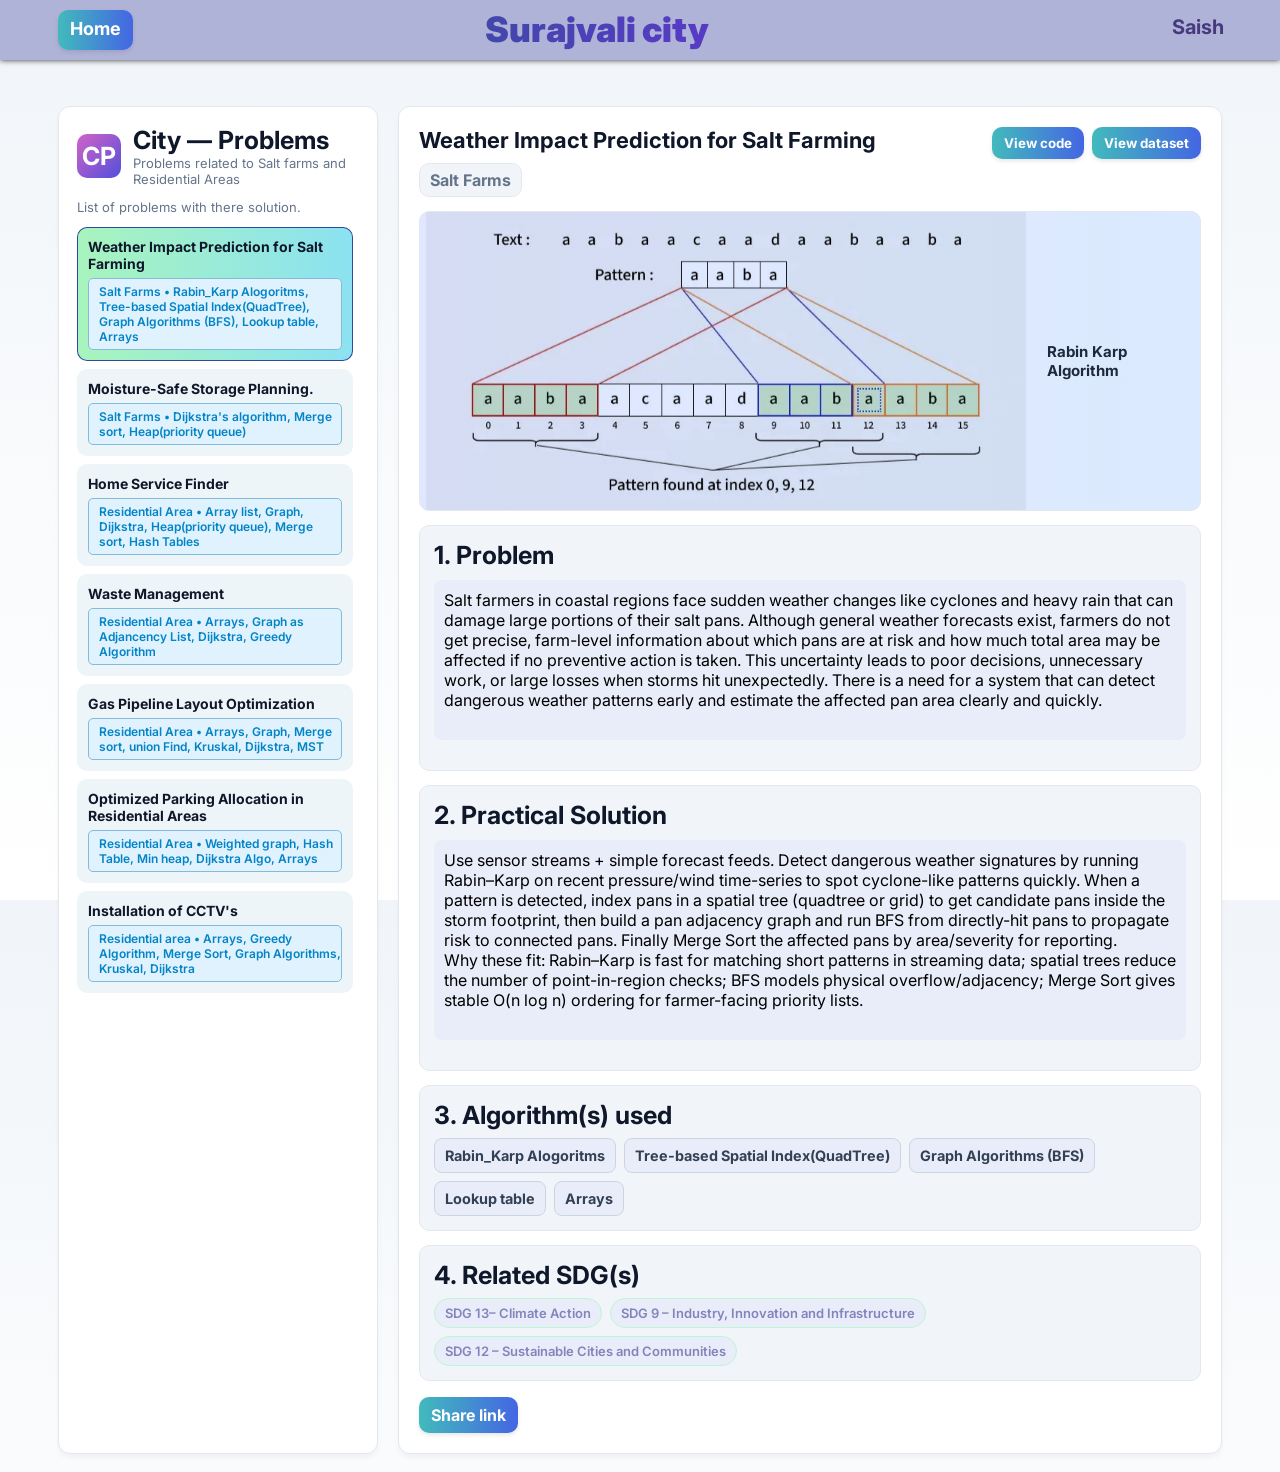
<file: saish.html>
<!doctype html>
<html lang="en">

<head>
  <meta charset="utf-8" />
  <meta name="viewport" content="width=device-width,initial-scale=1" />
  <title>City Problems — Sample 10 Pages</title>
  <link href="https://fonts.googleapis.com/css2?family=Inter:wght@300;400;600;700&display=swap" rel="stylesheet">
  <style>
    :root {
      /* LIGHT THEME VARIABLES */
      --bg: #f8fafc;
      --panel: #ffffff;
      --muted: #64748b; /* Slate 500 */
      --accent: #7c3aed;
      --accent2: #06b6d4;
      --card-border: #e2e8f0; /* Slate 200 */
      --text-main: #0f172a; /* Slate 900 */
      --text-secondary: #334155; /* Slate 700 */
      --block-bg: #f1f5f9; /* Slate 100 */
    }

    * {
      box-sizing: border-box;
      font-family: Inter, system-ui, Segoe UI, Roboto, Arial
    }

    html,
    body {
      height: 100%;
      margin: 0;
      /* Light gradient background */
      background: linear-gradient(180deg, #f1f5f9 0%, #ffffff 100%);
      color: var(--text-secondary);
    }

    .app {
      max-width: 1200px;
      margin: 28px auto;
      display: grid;
      grid-template-columns: 320px 1fr;
      gap: 20px;
      padding: 18px
    }

    .sidebar {
      background: #ffffff;
      border-radius: 12px;
      padding: 18px;
      margin: 0px 0px 0px 0px;
      border: 1px solid var(--card-border);
      box-shadow: 0 4px 6px -1px rgba(0, 0, 0, 0.05);
    }

    .home {
      min-width: 70px;
      min-height: 40px;
      position: absolute;
      top: 10px;
      left: max(18px, calc((100vw - 1200px) / 2 + 18px));
      font-size: 18px;
      padding: 6px 3px 3px 7px;
      background: linear-gradient(135deg, var(--accent), var(--accent2));
      border-radius: 10px;
      margin: 0px 0px 0px 0px;
      border: 3px #ffffff solid; /* White border to pop against light bg */
      color: white;
      font-weight: 700;
      z-index: 1200;
      display: block;
      box-shadow: 0 4px 12px rgba(124, 58, 237, 0.3);
    }

    .topbar {
      position: relative;
      height: 60px;
      margin-bottom: 10px;
      background:rgb(176, 179, 216);
      box-shadow: 0 0px 6px 0px rgba(0, 0, 0, 0.8);
    }
    .cityname{
      width:350px;
      position: absolute;
      left: max(18px, calc((100vw - 1200px) / 2 + 400px));
      top: 8px;
      font-size:35px;
      font-weight:900;
      color:white;
      padding:0px 0px 0px 45px;
      background: linear-gradient(90deg, rgb(33, 47, 152,0.8), rgb(95, 54, 207));
      -webkit-background-clip:text;
      background-clip:text;
      -webkit-text-fill-color:transparent;
      

    }

    .user{
      width:100px;
      position: absolute;
      right: min(18px, calc((100vw - 1200px) / 2 + 720px));
      top: 15px;
      font-size:20px;
      font-weight:700;
      color:rgb(70, 57, 125);
      padding:0px 0px 0px 10px;
      
    }

    .brand {
      display: flex;
      gap: 12px;
      align-items: center;
      margin-bottom: 12px;
      color: var(--text-main);
    }

    .logo {
      width: 44px;
      height: 44px;
      border-radius: 10px;
      background: linear-gradient(135deg, rgb(211, 99, 200), rgb(82, 79, 219));
      display: flex;
      align-items: center;
      justify-content: center;
      font-weight: 700;
      color: #fff;
      padding: 0px 7px 0px 7px;
    }

    .muted {
      color: var(--muted);
      font-size: 13px
    }

    .list {
      margin-top: 12px;
      display: flex;
      flex-direction: column;
      gap: 8px;
      min-height: 72vh;
      overflow: auto;
      padding-right: 6px
    }

    .navitem {
      padding: 10px;
      border-radius: 10px;
      background: #edf5f8;
      cursor: pointer;
      border: 1px solid transparent;
      color: var(--text-secondary);
      transition: background 0.2s;
    }

    

    .navitem.active {
      /* Subtle purple/blue tint for active state */
      background: linear-gradient(90deg, rgba(105, 236, 142, 0.58), rgba(56, 205, 231, 0.58));
      border-color: rgba(35, 55, 154, 0.9);
      color: var(--text-main);
    }

    .navitem h4 {
      margin: 0 0 6px 0;
      font-size: 14px;
      color: var(--text-main);
    }

    .sidebar .brand {
      font-size: 25px;
    }

    .navitem p {
      margin: 0;
      color: var(--muted);
      font-size: 12px
    }

    .detail {
      padding: 20px;
      border-radius: 12px;
      background: #ffffff;
      border: 1px solid var(--card-border);
      min-height: 72vh;
      overflow: auto;
      margin: 0px 0px 0px 0px;
      box-shadow: 0 4px 6px -1px rgba(0, 0, 0, 0.05);
    }

    .top {
      display: flex;
      align-items: flex-start;
      gap: 16px
    }

    .title h1 {
      margin: 0;
      font-size: 22px;
      color: var(--text-main);
    }

    .badge {
      padding: 6px 10px;
      border-radius: 10px;
      background: #f1f5f9;
      color: var(--muted);
      font-weight: 700;
      border: 1px solid #e2e8f0;
    }

    .hero {
      width: 100%;
      height: 300px;
      margin-top: 14px;
      border-radius: 10px;
      overflow: hidden;
      /* Lighter gradient for hero background */
      background: linear-gradient(90deg, #e0e7ff, #dbeafe);
      display: flex;
      align-items: center;
      justify-content: center;
      border: 1px solid var(--card-border);
    }

    .hero .images {
      width: 80%;
      height: 300px;
      object-fit: contain;
      padding: 0px 5px 0px 5px;
      mix-blend-mode: multiply; /* Helps images blend better on light bg */
    }

    .hero img {
      width: 100%;
      height: 100%;
      object-fit: contain;
    }

    .block {
      margin-top: 14px;
      padding: 14px;
      border-radius: 10px;
      background: var(--block-bg);
      border: 1px solid var(--card-border);
    }

    .algos {
      display: flex;
      gap: 8px;
      flex-wrap: wrap;
      margin-top: 8px
    }

    .algo {
      padding: 8px 10px;
      border-radius: 8px;
      background: rgb(233, 236, 249);
      border: 1px solid #cbd5e1;
      color: var(--text-secondary);
      font-weight: 700;
      font-size: 0.9em;
    }

    .actions {
      display: flex;
      gap: 8px;
      margin-left: auto
    }

    .btn {
      background: linear-gradient(90deg, rgb(66, 186, 188), rgb(68, 102, 227));
      padding: 8px 12px;
      border-radius: 10px;
      border: none;
      color: #fff;
      font-weight: 700;
      cursor: pointer;
      transition: border-radius 0.4s ease, transform 0.4s ease;
      box-shadow: 0 2px 4px rgba(0, 0, 0, 0.1);
    }

    .btn:hover {
      transform: translateY(-4px) scale(1.01);
      box-shadow: 0 4px 12px rgba(68, 102, 227, 0.3);
    }

    .ghost {
      background: transparent;
      border: 1px solid var(--card-border);
      padding: 8px 10px;
      border-radius: 8px;
      color: var(--muted);
      cursor: pointer
    }

    .modal-backdrop {
  position: fixed;
  inset: 0;
  background: rgba(15, 23, 42, 0.45); /* dark overlay */
  display: none;                      /* hidden by default */
  align-items: center;
  justify-content: center;
  z-index: 2000;
}

.modal {
  background: #020617;                /* very dark panel */
  color: #e2e8f0;
  border-radius: 12px;
  max-width: 850px;
  width: min(90vw, 850px);
  max-height: 80vh;
  display: flex;
  flex-direction: column;
  box-shadow: 0 24px 48px rgba(15, 23, 42, 0.7);
  border: 1px solid #1e293b;
  overflow: hidden;
}

.modal-header {
  display: flex;
  align-items: center;
  justify-content: space-between;
  padding: 10px 14px;
  border-bottom: 1px solid #1e293b;
  font-weight: 600;
  font-size: 14px;
}

.modal-title {
  display: flex;
  flex-wrap: wrap;
  gap: 4px;
}

.modal-title span.zone {
  padding: 2px 8px;
  border-radius: 999px;
  background: #0f172a;
  font-size: 11px;
  color: #38bdf8;
}

.modal-close {
  background: transparent;
  border: none;
  color: #94a3b8;
  font-size: 20px;
  cursor: pointer;
  line-height: 1;
}

.modal-close:hover {
  color: #e2e8f0;
}

/* reuse your existing dark code style, but allow scrolling */
#codeModalContent {
  margin: 0;
  max-height: 60vh;
  overflow: auto;
}

    /* Code blocks kept dark for contrast/developer feel */
    pre.code {
      background: #1e293b;
      padding: 12px;
      border-radius: 8px;
      overflow: auto;
      color: #e2e8f0;
      margin: 0
    }

    .solutions {
      color: black; /* Darker blue for readability on white */
      font-size: 16px;
      white-space: pre-line;
      background:rgb(233, 236, 249);
      border-radius:8px;
      padding:10px;
    }

    .headlines {
      font-size: 25px;
      color: var(--text-main);
    }
    .sdg-list {
  display: flex;
  flex-wrap: wrap;
  gap: 8px;
  margin-top: 8px;
}

.sdg-pill {
  padding: 6px 10px;
  border-radius: 999px;
  background: rgb(233, 236, 249);            /* light green */
  border: 1px solid #bbf7d0;       /* soft green border */
  font-size: 13px;
  color: #8484bc;                  /* dark green text */
  font-weight: 600;
}


    .metadata {
      color: #0ea5e9; /* Sky blue */
      opacity: 1;
      background: #e0f2fe; /* Light sky background */
      border-radius: 5px;
      min-height: 25px;
      padding: 5px 0px 5px 10px;
      font-weight: 600;
      border:1px solid #82bcdc;
    }

    @media (max-width:800px) {
      .app {
        grid-template-columns: 1fr;
        padding: 12px;
      }

      .hero {
        height: 400px;
      }


      @media (max-width: 700px) {
        .home {
          left: 18px;
          /* same padding as .app */
          top: 12px;
          /* tuck it a little higher on small screens */
          padding: 8px 6px;
          min-width: 62px;
        }
      }

    }
  </style>
</head>

<body>
  <div class="topbar">
  <a href='https://shivuas.github.io/Surajvali_city.github.io/' style="text-decoration:none;">
    <div class='home btn'>Home</div>
    <div class="cityname">Surajvali city</div>
    <div class="user">Saish</div>
  </a>
</div>
  <div class="app">
    <aside class="sidebar">
      <div class="brand">
        <div class="logo">CP</div>
        <div>
          <div style="font-weight:700">City — Problems </div>
          <div class="muted">Problems related to Salt farms and Residential Areas</div>
        </div>
      </div>

      <div class="muted" style="margin-bottom:8px">List of problems with there solution.</div>

      <div class="list" id="nav">
        </div>
    </aside>
      <!-- Code modal -->
  <div id="codeModal" class="modal-backdrop">
    <div class="modal" onclick="event.stopPropagation()">
      <div class="modal-header">
        <div class="modal-title">
          <span id="codeModalTitle"></span>
          <span class="zone" id="codeModalZone"></span>
        </div>
        <button class="modal-close" onclick="closeCodeModal()">&times;</button>
      </div>
      <pre class="code" id="codeModalContent"></pre>
    </div>
  </div>


    <main class="detail" id="detail">
      </main>
  </div>

  <script>
    /*
      Single-file static pages: replace content inside `pages` array if you want to edit later.
      Each page has: id, zone, title, photo (data URL or external URL), problem, solution, algos (array), codeSnippet (optional)
    */
     const pages = [
  {
    id: 'p1',
    zone: 'Salt Farms',
    title: 'Weather Impact Prediction for Salt Farming',
    photo: './saish/Rabin-Karp.jpg',
    phototitle: 'Rabin Karp Algorithm',
    problem: `Salt farmers in coastal regions face sudden weather changes like cyclones and heavy rain that can damage large portions of their salt pans. Although general weather forecasts exist, farmers do not get precise, farm-level information about which pans are at risk and how much total area may be affected if no preventive action is taken. This uncertainty leads to poor decisions, unnecessary work, or large losses when storms hit unexpectedly. There is a need for a system that can detect dangerous weather patterns early and estimate the affected pan area clearly and quickly.

`,
    solution: `Use sensor streams + simple forecast feeds. Detect dangerous weather signatures by running Rabin–Karp on recent pressure/wind time-series to spot cyclone-like patterns quickly. When a pattern is detected, index pans in a spatial tree (quadtree or grid) to get candidate pans inside the storm footprint, then build a pan adjacency graph and run BFS from directly-hit pans to propagate risk to connected pans. Finally Merge Sort the affected pans by area/severity for reporting.
Why these fit: Rabin–Karp is fast for matching short patterns in streaming data; spatial trees reduce the number of point-in-region checks; BFS models physical overflow/adjacency; Merge Sort gives stable O(n log n) ordering for farmer-facing priority lists.

`,
    algos: ['Rabin_Karp Alogoritms', 'Tree-based Spatial Index(QuadTree)','Graph Algorithms (BFS)','Lookup table','Arrays'
],
     datasetLink: 'https://github.com/shivuas/Surajvali_city.github.io/tree/main/saish/case1',
    sdgs: [
      
      'SDG 13– Climate Action',
      'SDG 9 – Industry, Innovation and Infrastructure',
      'SDG 12 – Sustainable Cities and Communities'
    ],
    codeSnippet: `#include <bits/stdc++.h>
using namespace std;

/* ------------ Data Structures ------------ */

struct Pan {
    int id;
    double x, y;   // coordinates (simple 2D)
    double area;   // in m^2
    bool affected; // whether this pan is affected by storm
};

/* ------------ Rabin–Karp: detect dangerous pattern in sensor data ------------ */
// Here we treat sensor data as an integer sequence (e.g., pressure readings).

bool rabinKarpMatch(const vector<int>& text, const vector<int>& pattern) {
    if (pattern.empty() || text.size() < pattern.size()) return false;

    const long long base = 257;
    const long long mod  = 1000000007LL;

    int n = text.size();
    int m = pattern.size();

    long long patHash = 0, txtHash = 0, power = 1;

    // base^(m-1)
    for (int i = 0; i < m - 1; ++i) {
        power = (power * base) % mod;
    }

    // initial hash
    for (int i = 0; i < m; ++i) {
        patHash = (patHash * base + pattern[i]) % mod;
        txtHash = (txtHash * base + text[i]) % mod;
    }

    for (int i = 0; i <= n - m; ++i) {
        if (patHash == txtHash) {
            bool same = true;
            for (int j = 0; j < m; ++j) {
                if (text[i + j] != pattern[j]) {
                    same = false;
                    break;
                }
            }
            if (same) return true;
        }
        // roll hash
        if (i < n - m) {
            long long remove = (text[i] * power) % mod;
            txtHash = (txtHash - remove + mod) % mod;
            txtHash = (txtHash * base + text[i + m]) % mod;
        }
    }
    return false;
}

/* ------------ Build adjacency (graph) of neighboring pans ------------ */

vector<vector<int>> buildAdjacency(const vector<Pan>& pans, double neighborDist) {
    int n = (int)pans.size();
    vector<vector<int>> adj(n);
    double nd2 = neighborDist * neighborDist;

    for (int i = 0; i < n; ++i) {
        for (int j = i + 1; j < n; ++j) {
            double dx = pans[i].x - pans[j].x;
            double dy = pans[i].y - pans[j].y;
            double d2 = dx * dx + dy * dy;
            if (d2 <= nd2) {
                adj[i].push_back(j);
                adj[j].push_back(i);
            }
        }
    }
    return adj;
}

/* ------------ BFS: propagate risk from directly-hit pans ------------ */

vector<int> bfsAffected(const vector<vector<int>>& adj,
                        const vector<int>& initial,
                        int n) {
    vector<bool> visited(n, false);
    queue<int> q;
    for (int idx : initial) {
        if (!visited[idx]) {
            visited[idx] = true;
            q.push(idx);
        }
    }
    vector<int> affected;
    while (!q.empty()) {
        int u = q.front(); q.pop();
        affected.push_back(u);
        for (int v : adj[u]) {
            if (!visited[v]) {
                visited[v] = true;
                q.push(v);
            }
        }
    }
    return affected;
}

/* ------------ Merge Sort: sort pans by area (descending) ------------ */

bool panLess(const Pan& a, const Pan& b) {
    // we want descending order, so "less" means larger area
    return a.area > b.area;
}

void mergePans(vector<Pan>& arr, int left, int mid, int right) {
    int n1 = mid - left + 1;
    int n2 = right - mid;
    vector<Pan> L(n1), R(n2);

    for (int i = 0; i < n1; ++i) L[i] = arr[left + i];
    for (int j = 0; j < n2; ++j) R[j] = arr[mid + 1 + j];

    int i = 0, j = 0, k = left;
    while (i < n1 && j < n2) {
        if (panLess(L[i], R[j])) arr[k++] = L[i++];
        else                      arr[k++] = R[j++];
    }
    while (i < n1) arr[k++] = L[i++];
    while (j < n2) arr[k++] = R[j++];
}

void mergeSortPans(vector<Pan>& arr, int left, int right) {
    if (left >= right) return;
    int mid = left + (right - left) / 2;
    mergeSortPans(arr, left, mid);
    mergeSortPans(arr, mid + 1, right);
    mergePans(arr, left, mid, right);
}

/* ----------------------------- MAIN ----------------------------- */

int main() {
    // 1) Simulated sensor data & danger pattern
    vector<int> sensorData   = {1010, 1008, 1005, 1001, 995, 990, 988};
    vector<int> dangerPattern = {1008, 1005, 1001, 995}; // rapid pressure drop

    bool stormDetected = rabinKarpMatch(sensorData, dangerPattern);

    if (!stormDetected) {
        cout << "No dangerous weather pattern detected. No impact prediction.\n";
        return 0;
    }

    cout << "Dangerous weather pattern detected! Predicting impact on salt pans...\n\n";

    // 2) Example pans (id, x, y, area)
    vector<Pan> pans = {
        {0, 10, 10, 1000, false},
        {1, 12, 11, 1500, false},
        {2, 20, 20, 1300, false},
        {3, 25, 19, 2000, false},
        {4, 30, 35, 1800, false},
        {5, 40, 40, 2200, false}
    };

    int n = (int)pans.size();

    // 3) Storm center + radius
    double cx = 15.0, cy = 15.0, radius = 12.0;
    double r2 = radius * radius;

    // Find directly affected pans (inside circle)
    vector<int> initialAffectedIdx;
    for (int i = 0; i < n; ++i) {
        double dx = pans[i].x - cx;
        double dy = pans[i].y - cy;
        double d2 = dx * dx + dy * dy;
        if (d2 <= r2) {
            pans[i].affected = true;
            initialAffectedIdx.push_back(i);
        }
    }

    cout << "Directly affected pans (inside storm radius):\n";
    if (initialAffectedIdx.empty()) {
        cout << "  None directly inside storm region.\n\n";
    } else {
        for (int idx : initialAffectedIdx) {
            cout << "  Pan " << pans[idx].id
                 << " at (" << pans[idx].x << "," << pans[idx].y
                 << "), area = " << pans[idx].area << " m^2\n";
        }
        cout << "\n";
    }

    // 4) Build adjacency of pans (neighbors within distance) and BFS
    double neighborDist = 8.0;
    vector<vector<int>> adj = buildAdjacency(pans, neighborDist);

    vector<int> allAffectedIdx;
    if (!initialAffectedIdx.empty()) {
        allAffectedIdx = bfsAffected(adj, initialAffectedIdx, n);
        for (int idx : allAffectedIdx) pans[idx].affected = true;
    }

    // 5) Collect affected pans and sort by area (descending) using Merge Sort
    vector<Pan> affectedPans;
    for (const auto& p : pans) {
        if (p.affected) affectedPans.push_back(p);
    }

    if (!affectedPans.empty()) {
        mergeSortPans(affectedPans, 0, (int)affectedPans.size() - 1);
    }

    double totalArea = 0.0;
    for (const auto& p : affectedPans) totalArea += p.area;

    cout << "All affected pans (after BFS propagation), sorted by area:\n";
    for (const auto& p : affectedPans) {
        cout << "  Pan " << p.id
             << " | area = " << p.area
             << " m^2 at (" << p.x << "," << p.y << ")\n";
    }
    cout << "\nTotal affected area (if no action taken): "
         << totalArea << " m^2\n";

    return 0;
}`
  },
  {
    id: 'p2',
    zone: 'Salt Farms',
    title: 'Moisture-Safe Storage Planning.',
    photo: './shivaraj/Dijkstra.jpg',
    phototitle: 'Dijkstra Algorithm',
    problem: `After harvesting, salt heaps are left in the open and gradually absorb moisture from the air, which reduces their quality and value. Farmers have multiple heaps produced at different times and a limited number of salt godowns at different distances. Without a systematic way to check how long each heap can safely remain exposed and which godown can be reached fastest or at the lowest travel cost, farmers often move heaps too late or to inefficient locations. This leads to avoidable quality loss and higher operational costs.
`,
    solution: `For each heap compute remaining safe exposure time (production time + safeDuration − currentTime). Model farm roads as a weighted graph. Run Dijkstra (multi-source or per-heap) to compute fastest travel time from heap node to all godowns and pick the cheapest/fastest destination. Merge Sort or a heap orders heaps by urgency (least timeLeft first) and breaks ties by travel time. Optionally maintain a queue for trucks.
Why these fit: Dijkstra computes realistic road-time distances on weighted graphs (essential for true arrival ETA). Sorting gives a clear movement priority; heap/queue supports scheduling limited vehicles.
`,
    algos: ["Dijkstra's algorithm",'Merge sort','Heap(priority queue)'],
    datasetLink: 'https://github.com/shivuas/Surajvali_city.github.io/tree/main/saish/case2',
    sdgs: [
      'SDG 9 – Industry, Innovation and Infrastructure',
      'SDG 12 – Responsible Consumption & Production',
      'SDG 8 – Decent Work and Economic Growth',
      'SDG 11 – Sustainable Cities and Communities'
    ],
    codeSnippet: `#include <bits/stdc++.h>
using namespace std;

/* ---------------- Data Structures ---------------- */

struct Edge {
    int to;
    double cost; // travel time or cost
};

struct HeapSalt {
    int id;
    int node;            // graph node where heap is located
    int productionTime;  // minutes from start of day
    int safeDuration;    // minutes safe before moisture damage
};

struct HeapWithUrgency {
    HeapSalt heap;
    int timeLeft;        // remaining safe time (can be negative if overdue)
    double bestTravel;   // best travel cost/time to nearest godown
    int bestGodown;      // node index of nearest godown
};

/* ---------------- Dijkstra: shortest path in weighted graph ---------------- */

vector<double> dijkstra(const vector<vector<Edge>>& graph, int src) {
    int n = (int)graph.size();
    const double INF = numeric_limits<double>::infinity();
    vector<double> dist(n, INF);

    using State = pair<double,int>; // (dist, node)
    priority_queue<State, vector<State>, greater<State>> pq;

    dist[src] = 0.0;
    pq.push({0.0, src});

    while (!pq.empty()) {
        auto [d, u] = pq.top();
        pq.pop();
        if (d > dist[u]) continue;
        for (const auto& e : graph[u]) {
            int v = e.to;
            double nd = d + e.cost;
            if (nd < dist[v]) {
                dist[v] = nd;
                pq.push({nd, v});
            }
        }
    }
    return dist;
}

/* ---------------- Merge Sort: sort heaps by urgency then travel ---------------- */

bool heapLess(const HeapWithUrgency& a, const HeapWithUrgency& b) {
    // First: less timeLeft -> more urgent
    if (a.timeLeft < b.timeLeft) return true;
    if (a.timeLeft > b.timeLeft) return false;
    // If same urgency, choose smaller travel cost
    return a.bestTravel < b.bestTravel;
}

void mergeHeaps(vector<HeapWithUrgency>& arr, int left, int mid, int right) {
    int n1 = mid - left + 1;
    int n2 = right - mid;
    vector<HeapWithUrgency> L(n1), R(n2);

    for (int i = 0; i < n1; ++i) L[i] = arr[left + i];
    for (int j = 0; j < n2; ++j) R[j] = arr[mid + 1 + j];

    int i = 0, j = 0, k = left;
    while (i < n1 && j < n2) {
        if (heapLess(L[i], R[j])) arr[k++] = L[i++];
        else                       arr[k++] = R[j++];
    }
    while (i < n1) arr[k++] = L[i++];
    while (j < n2) arr[k++] = R[j++];
}

void mergeSortHeaps(vector<HeapWithUrgency>& arr, int left, int right) {
    if (left >= right) return;
    int mid = left + (right - left) / 2;
    mergeSortHeaps(arr, left, mid);
    mergeSortHeaps(arr, mid + 1, right);
    mergeHeaps(arr, left, mid, right);
}

/* ------------------------------ MAIN ------------------------------ */

int main() {
    // 1) Build a sample graph (nodes = junctions, pans, godowns)
    int N = 7; // 0..6
    vector<vector<Edge>> graph(N);

    auto addEdge = [&](int u, int v, double cost) {
        graph[u].push_back({v, cost});
        graph[v].push_back({u, cost}); // undirected
    };

    // Example roads with time cost (minutes)
    addEdge(0, 1, 4.0);
    addEdge(1, 2, 3.0);
    addEdge(2, 3, 5.0);
    addEdge(1, 4, 2.5);
    addEdge(4, 5, 4.5);
    addEdge(3, 6, 6.0);
    addEdge(5, 6, 2.0);

    // 2) Salt godowns (storage nodes)
    vector<int> godowns = {3, 5};

    // 3) Salt heaps
    vector<HeapSalt> heaps = {
        {0, 0,  60, 120},  // id, node, produced at t=60, safe 120 min
        {1, 1, 100,  90},
        {2, 2, 110,  80},
        {3, 4, 130,  60},
        {4, 6, 140,  50}
    };

    int currentTime = 180; // minutes from start of day

    // 4) Precompute distance from each node to EACH godown? Instead:
    //    We'll run Dijkstra from each godown and keep minimum.
    int n = (int)graph.size();
    const double INF = numeric_limits<double>::infinity();
    vector<double> bestDistToGodown(n, INF);
    vector<int> bestGodownForNode(n, -1);

    for (int g : godowns) {
        vector<double> dist = dijkstra(graph, g);
        for (int node = 0; node < n; ++node) {
            if (dist[node] < bestDistToGodown[node]) {
                bestDistToGodown[node] = dist[node];
                bestGodownForNode[node] = g;
            }
        }
    }

    // 5) Build HeapWithUrgency list
    vector<HeapWithUrgency> list;
    for (const auto& h : heaps) {
        int expiry = h.productionTime + h.safeDuration;
        int timeLeft = expiry - currentTime;
        double travel = bestDistToGodown[h.node];
        int godownNode = bestGodownForNode[h.node];
        list.push_back({h, timeLeft, travel, godownNode});
    }

    // 6) Sort heaps by urgency -> timeLeft, then travel cost, using Merge Sort
    if (!list.empty()) {
        mergeSortHeaps(list, 0, (int)list.size() - 1);
    }

    // 7) Print plan
    cout << "Salt Storage Optimization Plan\n\n";
    cout << "Current time: " << currentTime << " minutes\n\n";
    cout << left << setw(6) << "ID"
         << setw(6) << "Node"
         << setw(12) << "TimeLeft"
         << setw(12) << "BestGdn"
         << setw(12) << "Travel" << "\n";
    cout << string(48, '-') << "\n";

    for (const auto& hw : list) {
        cout << left << setw(6) << hw.heap.id
             << setw(6) << hw.heap.node
             << setw(12) << hw.timeLeft
             << setw(12) << hw.bestGodown
             << setw(12) << fixed << setprecision(2) << hw.bestTravel
             << "\n";
    }

    cout << "\nExplanation:\n";
    cout << "- Dijkstra is used (from each godown) to compute realistic travel time on roads.\n";
    cout << "- Merge Sort orders heaps by urgency (timeLeft) and then smaller travel cost.\n";
    cout << "- The farmer can move the top (most urgent) heaps to the suggested godowns first.\n";

    return 0;
}`
  },
  {
    id: 'p3',
    zone: 'Residential Area',
    title: 'Home Service Finder',
    photo: './shivaraj/Graph.webp',
    phototitle: 'Graph',
    problem: `Residents in a city often face sudden household issues like plumbing leaks or electrical faults and need technicians quickly. However, they struggle to know who is available, what each technician charges, and how long it will actually take them to reach the house using real roads, not just straight-line distance. Without a system that considers both realistic travel time and service price, residents may overpay, wait too long, or fail to choose the best technician for their needs.
`,
    solution: `Represent the city as a weighted road graph (nodes = junctions / worker locations / user). On a service request, run Dijkstra from the user node to get realistic travel times to each worker. Compute worker comparator (primary: price, secondary: travel time) and apply Merge Sort to produce a stable ranked list shown to the user. Use hash tables to index workers by service type for fast filtering.
Why these fit: Dijkstra gives real-world travel time (not straight-line); Merge Sort is stable and predictable when sorting by price then time; hashing enables O(1) lookup by skill/type.`,
    algos: ['Array list','Graph','Dijkstra',
'Heap(priority queue)',
'Merge sort','Hash Tables'],
    datasetLink: 'https://github.com/shivuas/Surajvali_city.github.io/tree/main/saish/case3',
    sdgs: [
      'SDG 8 – Decent Work and Economic Growth',
      'SDG 11 – Sustainable Cities and Communities',
      'SDG 9 – Industry, Innovation and Infrastructure'
    ],
    codeSnippet: `#include <bits/stdc++.h>
using namespace std;

/* ------------- Data Structures ------------- */

struct Edge {
    int to;
    double timeCost; // travel time along this road (e.g. minutes)
};

struct Worker {
    int id;
    string name;
    string serviceType; // e.g. "plumber", "electrician"
    int node;           // node where the worker is located in the graph
    double price;       // base service charge (excluding travel)
    double travelTime;  // computed using Dijkstra from user node
};

/* ------------- Dijkstra: shortest travel time in weighted graph ------------- */

vector<double> dijkstra(const vector<vector<Edge>>& graph, int src) {
    int n = (int)graph.size();
    const double INF = numeric_limits<double>::infinity();
    vector<double> dist(n, INF);

    using State = pair<double,int>; // (time, node)
    priority_queue<State, vector<State>, greater<State>> pq;

    dist[src] = 0.0;
    pq.push({0.0, src});

    while (!pq.empty()) {
        auto [curTime, u] = pq.top();
        pq.pop();
        if (curTime > dist[u]) continue;

        for (const auto& e : graph[u]) {
            int v = e.to;
            double nd = curTime + e.timeCost;
            if (nd < dist[v]) {
                dist[v] = nd;
                pq.push({nd, v});
            }
        }
    }
    return dist;
}

/* ------------- Merge Sort: sort workers by price then travelTime ------------- */

bool workerLess(const Worker& a, const Worker& b) {
    if (a.price < b.price) return true;
    if (a.price > b.price) return false;
    // if price equal, sort by travel time (faster first)
    return a.travelTime < b.travelTime;
}

void mergeWorkers(vector<Worker>& arr, int left, int mid, int right) {
    int n1 = mid - left + 1;
    int n2 = right - mid;
    vector<Worker> L(n1), R(n2);

    for (int i = 0; i < n1; ++i) L[i] = arr[left + i];
    for (int j = 0; j < n2; ++j) R[j] = arr[mid + 1 + j];

    int i = 0, j = 0, k = left;
    while (i < n1 && j < n2) {
        if (workerLess(L[i], R[j])) arr[k++] = L[i++];
        else                        arr[k++] = R[j++];
    }
    while (i < n1) arr[k++] = L[i++];
    while (j < n2) arr[k++] = R[j++];
}

void mergeSortWorkers(vector<Worker>& arr, int left, int right) {
    if (left >= right) return;
    int mid = left + (right - left) / 2;
    mergeSortWorkers(arr, left, mid);
    mergeSortWorkers(arr, mid + 1, right);
    mergeWorkers(arr, left, mid, right);
}

/* ------------- MAIN: Demo of the technician app logic ------------- */

int main() {
    // 1) Build a sample city graph (nodes 0..6)
    int N = 7;
    vector<vector<Edge>> graph(N);

    auto addRoad = [&](int u, int v, double timeCost) {
        graph[u].push_back({v, timeCost});
        graph[v].push_back({u, timeCost}); // undirected road
    };

    // Roads with realistic time (minutes) or cost
    addRoad(0, 1, 5.0);
    addRoad(1, 2, 8.0);
    addRoad(1, 3, 3.0);
    addRoad(2, 4, 6.0);
    addRoad(3, 4, 4.0);
    addRoad(3, 5, 7.0);
    addRoad(4, 6, 5.0);
    addRoad(5, 6, 2.0);

    // 2) User’s location (node index in the graph)
    int userNode = 0;

    // 3) Available workers (id, name, serviceType, node, price)
    vector<Worker> workers = {
        {0, "Ramesh", "plumber",     2, 300.0, 0.0},
        {1, "Suresh", "electrician", 4, 250.0, 0.0},
        {2, "Anita",  "plumber",     5, 280.0, 0.0},
        {3, "Vijay",  "carpenter",   6, 260.0, 0.0},
        {4, "Kiran",  "electrician", 3, 250.0, 0.0}
    };

    // Filter workers by requested service type (e.g., plumber)
    string requestedService = "plumber";
    vector<Worker> filtered;
    for (auto w : workers) {
        if (w.serviceType == requestedService) {
            filtered.push_back(w);
        }
    }

    if (filtered.empty()) {
        cout << "No workers available for service: " << requestedService << "\n";
        return 0;
    }

    // 4) Run Dijkstra from user node to get travel time to all nodes
    vector<double> dist = dijkstra(graph, userNode);
    const double INF = numeric_limits<double>::infinity();

    // Assign travelTime to each filtered worker
    for (auto& w : filtered) {
        w.travelTime = dist[w.node];
        if (w.travelTime == INF) {
            w.travelTime = 1e9; // large number for unreachable
        }
    }

    // 5) Sort filtered workers using custom Merge Sort
    mergeSortWorkers(filtered, 0, (int)filtered.size() - 1);

    // 6) Display sorted worker list (by price, then travel time)
    cout << "User node: " << userNode << "\n";
    cout << "Requested service: " << requestedService << "\n\n";

    cout << left << setw(4) << "ID"
         << setw(12) << "Name"
         << setw(12) << "Service"
         << setw(8) << "Node"
         << setw(10) << "Price"
         << setw(12) << "Time(min)" << "\n";

    cout << string(58, '-') << "\n";

    for (const auto& w : filtered) {
        cout << left << setw(4) << w.id
             << setw(12) << w.name
             << setw(12) << w.serviceType
             << setw(8) << w.node
             << setw(10) << fixed << setprecision(2) << w.price
             << setw(12) << fixed << setprecision(2) << w.travelTime
             << "\n";
    }

    cout << "\nExplanation:\n";
    cout << "- Dijkstra computes realistic travel time on the road graph from the user to each worker.\n";
    cout << "- Merge Sort ranks workers by price, then by travel time.\n";
    cout << "- The user can then pick a cheaper but farther worker, or a closer one, as they prefer.\n";

    return 0;
}`
  },
  {
    id: 'p4',
    zone: 'Residential Area',
    title: 'Waste Management',
    photo: './saish/Greedy algo.webp',
    phototitle: 'Greedy Algorithm',
    problem: `In many residential areas, there is only one or very few garbage collection points, which are far for some localities. People living far away often dump waste on streets or open spaces instead of walking a long distance to the bin. This creates hygiene issues and pollution. The aim is to place 4–5 dustbins at different locations in such a way that each locality has at least one nearby dustbin, instead of only one central bin, and later these bins can also be collected efficiently by the garbage truck.

`,
    solution: `To solve the waste bin placement issue in residential areas, we model the area as a weighted graph, where nodes represent localities or junctions, and edges represent roads with travel distances or times. We aim to place 4–5 dustbins so that each locality has at least one nearby dustbin. For this, we apply the Greedy Farthest–First Traversal (K-Center Greedy Algorithm):

Start by placing one bin at a central or important node.

Then repeatedly run multi-source Dijkstra from all existing bins to compute the shortest distance from each locality to its nearest bin.

At each step, place the next bin at the locality that is farthest from any existing bin.

Repeat this until all K bins are placed.

This greedy algorithm ensures the worst-case distance from any locality to a bin is minimized. It naturally spreads bins across underserved areas, avoids clustering, and improves accessibility for all residents. Dijkstra is used for accurate travel distances, and arrays/lists store distance values efficiently during selection.`,
    algos: ['Arrays',
'Graph as Adjancency List'
,'Dijkstra',
'Greedy Algorithm'],
    datasetLink: 'https://github.com/shivuas/Surajvali_city.github.io/tree/main/saish/case4',
    sdgs: [
      'SDG 6 – Clean Water and Sanitation',
      'SDG 3 – Good Health and Well-Being',
      'SDG 13 – Climate Action',
      'SDG 11 – Sustainable Cities and Communities'
    ],
    codeSnippet: `#include <bits/stdc++.h>
using namespace std;

struct Edge {
    int to;
    double cost; // distance or time along this road
};

/* --------- Multi-source Dijkstra: from all current bin nodes --------- */

void multiSourceDijkstra(
    const vector<vector<Edge>>& graph,
    const vector<int>& bins,          // current bin locations
    vector<double>& dist,             // output: distance to nearest bin
    vector<int>& nearestBin           // output: which bin is nearest
) {
    int n = (int)graph.size();
    const double INF = 1e18;
    dist.assign(n, INF);
    nearestBin.assign(n, -1);

    using State = pair<double,int>; // (distance, node)
    priority_queue<State, vector<State>, greater<State>> pq;

    // Initialize all current bins as sources
    for (int b : bins) {
        dist[b] = 0.0;
        nearestBin[b] = b;
        pq.push({0.0, b});
    }

    while (!pq.empty()) {
        auto [d, u] = pq.top();
        pq.pop();
        if (d > dist[u]) continue;

        for (const auto& e : graph[u]) {
            int v = e.to;
            double nd = d + e.cost;
            if (nd < dist[v]) {
                dist[v] = nd;
                nearestBin[v] = nearestBin[u]; // inherit source bin
                pq.push({nd, v});
            }
        }
    }
}

/* ---------------------- Demo: bin placement ---------------------- */

int main() {
    // --- 1. Build a sample residential graph ---
    int N = 8; // 8 localities/junctions numbered 0..7
    vector<vector<Edge>> graph(N);

    auto addRoad = [&](int u, int v, double cost) {
        graph[u].push_back({v, cost});
        graph[v].push_back({u, cost}); // undirected
    };

    // Example roads (you can change distances)
    addRoad(0, 1, 3.0);
    addRoad(1, 2, 4.0);
    addRoad(2, 3, 2.5);
    addRoad(1, 4, 5.0);
    addRoad(4, 5, 3.5);
    addRoad(5, 6, 2.0);
    addRoad(6, 7, 4.0);
    addRoad(3, 7, 3.0);

    // --- 2. We want K dustbins ---
    int K = 4; // e.g., 4 bin locations

    // Start with one initial bin (could be central area, here node 0)
    vector<int> bins;
    bins.push_back(0);

    vector<double> dist;
    vector<int> nearestBin;

    // --- 3. Greedily add bins at farthest localities ---
    while ((int)bins.size() < K) {
        // Run multi-source Dijkstra from all current bins
        multiSourceDijkstra(graph, bins, dist, nearestBin);

        // Find the locality farthest from any existing bin
        int farNode = -1;
        double farDist = -1.0;

        for (int node = 0; node < N; ++node) {
            // skip if already a bin location
            if (find(bins.begin(), bins.end(), node) != bins.end()) continue;

            if (dist[node] > farDist) {
                farDist = dist[node];
                farNode = node;
            }
        }

        if (farNode == -1) break; // all nodes already bins or isolated

        bins.push_back(farNode);
    }

    // --- 4. Final assignment: which locality uses which bin? ---
    multiSourceDijkstra(graph, bins, dist, nearestBin);

    cout << "Chosen dustbin locations (nodes): ";
    for (int b : bins) cout << b << " ";
    cout << "\n\n";

    cout << "Locality -> nearest bin (and distance):\n";
    for (int node = 0; node < N; ++node) {
        cout << "  Locality " << node
             << " -> Bin at node " << nearestBin[node]
             << " (distance " << fixed << setprecision(2)
             << dist[node] << ")\n";
    }

    return 0;
}`
  },
  {
    id: 'p5',
    zone: 'Residential Area',
    title: 'Gas Pipeline Layout Optimization',
    photo: './shivaraj/Kruskal.png',
    phototitle: "Krushkal's Algorithm",
    problem: `
In many residential areas, gas pipelines are not planned in an efficient manner. Because of this, the total pipe length becomes very high, which increases the construction cost and also creates more chances of leakage. Homes that are far from the gas source face low gas pressure, and maintenance also becomes difficult as the network becomes too complicated. If the gas line is not constructed optimally, it leads to high expenses, safety issues, and poor gas supply to some houses. So, there is a need for a proper method to connect all houses using the minimum possible pipeline length while still ensuring that every home gets reliable gas supply.

`,
    solution: `Treat gas source + homes as nodes and feasible pipe segments (road-based or planned) as weighted edges. Build a candidate edge list (actual road distances), sort edges using Merge Sort, and run Kruskal with Union-Find to form a Minimum Spanning Tree (MST) — the cost-minimizing pipeline layout. Then run Dijkstra on the MST (or full graph) from the gas source to calculate delivery distances to each home to check pressure/latency and flag long branches for boosters.
Why these fit: Kruskal + DSU yields a minimum total pipe length (reduces material/joints/leak points); sorting edges is essential for Kruskal and Merge Sort gives worst-case guarantees; Dijkstra on the resulting tree shows actual path distances from source to plan for pressure design.`,
    algos: ['Arrays',
'Graph',
'Merge sort',
'union Find',
'Kruskal',
'Dijkstra',
'MST'],
    datasetLink: 'https://github.com/shivuas/Surajvali_city.github.io/tree/main/saish/case5',
    sdgs: [
      'SDG 11 – Sustainable Cities and Communities',
      'SDG 13 – Climate Action',
      'SDG 7 – Affordable and Clean Energy',
      'SDG 9 – Industry, Innovation and Infrastructure'
    ],
    codeSnippet: `#include <bits/stdc++.h>
using namespace std;

/* -------------------- Data structures -------------------- */

struct Node {
    int id;
    double x, y; // coordinates (or could be replaced by actual road node ids)
};

struct Edge {
    int u, v;
    double w; // weight (distance)
};

// For adjacency list (MST)
struct AdjEdge {
    int to;
    double w;
};

/* -------------------- Merge Sort for edges -------------------- */

void mergeEdges(vector<Edge>& a, int L, int M, int R) {
    int n1 = M - L + 1;
    int n2 = R - M;
    vector<Edge> left(n1), right(n2);
    for (int i = 0; i < n1; ++i) left[i] = a[L + i];
    for (int j = 0; j < n2; ++j) right[j] = a[M + 1 + j];
    int i = 0, j = 0, k = L;
    while (i < n1 && j < n2) {
        if (left[i].w <= right[j].w) a[k++] = left[i++];
        else a[k++] = right[j++];
    }
    while (i < n1) a[k++] = left[i++];
    while (j < n2) a[k++] = right[j++];
}

void mergeSortEdges(vector<Edge>& a, int L, int R) {
    if (L >= R) return;
    int M = L + (R - L) / 2;
    mergeSortEdges(a, L, M);
    mergeSortEdges(a, M+1, R);
    mergeEdges(a, L, M, R);
}

/* -------------------- Union-Find (DSU) -------------------- */

struct DSU {
    int n;
    vector<int> parent, rankv;
    DSU(int n=0): n(n), parent(n), rankv(n,0) {
        for (int i=0;i<n;++i) parent[i]=i;
    }
    int find(int x) {
        if (parent[x]==x) return x;
        return parent[x]=find(parent[x]);
    }
    bool unite(int a,int b) {
        a=find(a); b=find(b);
        if (a==b) return false;
        if (rankv[a]<rankv[b]) swap(a,b);
        parent[b]=a;
        if (rankv[a]==rankv[b]) rankv[a]++;
        return true;
    }
};

/* -------------------- Dijkstra (priority queue) -------------------- */

vector<double> dijkstraOnGraph(const vector<vector<AdjEdge>>& adj, int src) {
    int n = adj.size();
    const double INF = numeric_limits<double>::infinity();
    vector<double> dist(n, INF);
    using P = pair<double,int>;
    priority_queue<P, vector<P>, greater<P>> pq;
    dist[src]=0.0; pq.push({0.0, src});
    while(!pq.empty()){
        auto [d,u]=pq.top(); pq.pop();
        if (d>dist[u]) continue;
        for (auto &e: adj[u]){
            int v=e.to; double nd = d + e.w;
            if (nd < dist[v]) { dist[v]=nd; pq.push({nd,v}); }
        }
    }
    return dist;
}

/* -------------------- Utility: euclidean distance -------------------- */

double euclid(const Node& a, const Node& b) {
    double dx = a.x - b.x;
    double dy = a.y - b.y;
    return sqrt(dx*dx + dy*dy);
}

/* -------------------- Main: build MST and analyze -------------------- */

int main() {
    ios::sync_with_stdio(false);
    cin.tie(nullptr);

    // Sample input: nodes (0 is gas source)
    // Replace or extend nodes with real coordinates or actual road node ids.
    vector<Node> nodes = {
        {0, 0.0, 0.0},   // Gas source at origin
        {1, 2.3, 1.1},
        {2, 4.0, -0.5},
        {3, -1.2, 3.0},
        {4, 3.5, 3.2},
        {5, -2.0, -1.5},
        {6, 1.0, -3.0}
    };

    int N = nodes.size();

    // 1) Build candidate edges (here complete graph with Euclidean weights).
    // For larger real maps, you would only add feasible road edges with given distances.
    vector<Edge> edges;
    for (int i=0;i<N;++i){
        for (int j=i+1;j<N;++j){
            double w = euclid(nodes[i], nodes[j]);
            edges.push_back({i,j,w});
        }
    }

    // 2) Sort edges by weight using Merge Sort
    mergeSortEdges(edges, 0, (int)edges.size()-1);

    // 3) Kruskal's MST
    DSU dsu(N);
    vector<Edge> mstEdges;
    double totalLength = 0.0;
    for (const auto &e : edges) {
        if (dsu.unite(e.u, e.v)) {
            mstEdges.push_back(e);
            totalLength += e.w;
            if ((int)mstEdges.size() == N-1) break;
        }
    }

    // 4) Build adjacency list for MST
    vector<vector<AdjEdge>> mstAdj(N);
    for (const auto &e : mstEdges) {
        mstAdj[e.u].push_back({e.v, e.w});
        mstAdj[e.v].push_back({e.u, e.w});
    }

    // 5) Dijkstra from gas source (node 0) on MST to compute distances (proxy for pressure drop)
    vector<double> dist = dijkstraOnGraph(mstAdj, 0);

    // 6) Output results
    cout << fixed << setprecision(3);
    cout << "MST edges (pipelines to lay):\n";
    for (const auto &e : mstEdges) {
        cout << "  " << e.u << " -- " << e.v << "  (length = " << e.w << ")\n";
    }
    cout << "\nTotal pipeline length (MST): " << totalLength << "\n\n";

    cout << "Distance from source (node 0) to each node along MST:\n";
    double maxd = 0.0; int idxMax = -1;
    for (int i=0;i<N;++i) {
        cout << "  Node " << i << " : " << dist[i] << "\n";
        if (dist[i] > maxd) { maxd = dist[i]; idxMax = i; }
    }
    cout << "\nMaximum delivery distance from source = " << maxd
         << " (node " << idxMax << ")\n";

    // 7) Simple suggestion logic (threshold): if maxd too large, flag for pressure booster
    double threshold = 6.0; // example threshold in same units as distance
    if (maxd > threshold) {
        cout << "\nNote: maximum distance exceeds threshold (" << threshold << ").\n";
        cout << "Consider adding a booster station or re-evaluating pipeline placement.\n";
    } else {
        cout << "\nNetwork distances are within acceptable threshold.\n";
    }

    return 0;
}`
  },
  {
    id: 'p6',
    zone: 'Residential Area',
    title: 'Optimized Parking Allocation in Residential Areas',
    photo: './saish/weighted graph.png',
    phototitle: 'Weighted Graph',
    problem: `In many residential buildings and apartment complexes parking is chaotic. Vehicles arrive from different entry points but parking bays are limited and not tracked properly. Residents and visitors waste time searching for free slots, sometimes park in wrong places, and security can’t quickly tell which slots are free. This causes congestion inside the premises and general inconvenience. We need a system that allocates the nearest available parking slot to each incoming vehicle, keeps an updated map of occupied/free slots, and supports release (when a car leaves) — all while minimising driving time inside the complex.

`,
    solution: `Model internal lanes and slots as a weighted graph (nodes = junctions/slot locations/entries). Keep parking-slot nodes and an occupancy hash table for O(1) checks. On vehicle arrival at an entry node, run Dijkstra from that entry to compute travel time to slots, then select nearest free slot (scan slots or use a min-heap keyed by computed distance). On departure update the occupancy map. For frequent requests, precompute distances from each entry to all slots or maintain a dynamic heap of free slots per entry.
Why these fit: Dijkstra yields realistic driving time inside the premises; hash map gives instant occupancy updates; heap speeds up nearest-free-slot retrieval without scanning all slots each time.`,
    algos: ['Weighted graph',
'Hash Table',
'Min heap',
'Dijkstra Algo',
'Arrays'],
    datasetLink: 'https://github.com/shivuas/Surajvali_city.github.io/tree/main/saish/case6',
    sdgs: [
      'SDG 13 – Climate Action',
      'SDG 9 – Industry, Innovation, and Infrastructure ',
      'SDG 11 – Sustainable Cities and Communities'
    ],
    codeSnippet: `#include <bits/stdc++.h>
using namespace std;

struct Edge { int to; double w; };
struct AssignResult { int slotNode; double dist; };

// Dijkstra from source, returns distances vector
vector<double> dijkstra(const vector<vector<Edge>>& g, int src) {
    int n = g.size();
    const double INF = numeric_limits<double>::infinity();
    vector<double> dist(n, INF);
    using P = pair<double,int>;
    priority_queue<P, vector<P>, greater<P>> pq;
    dist[src] = 0.0; pq.push({0.0, src});
    while (!pq.empty()) {
        auto [d,u] = pq.top(); pq.pop();
        if (d > dist[u]) continue;
        for (auto &e : g[u]) {
            int v = e.to; double nd = d + e.w;
            if (nd < dist[v]) { dist[v] = nd; pq.push({nd, v}); }
        }
    }
    return dist;
}

// Find nearest free slot node given entry node.
// slots = list of slot nodes; occupancy maps node -> bool (true if occupied)
AssignResult assignNearestSlot(const vector<vector<Edge>>& graph,
                               int entryNode,
                               const vector<int>& slots,
                               const unordered_map<int,bool>& occupied)
{
    AssignResult res = {-1, 1e18};
    vector<double> dist = dijkstra(graph, entryNode);

    // Option A (simple): scan all slots and pick nearest free
    for (int slotNode : slots) {
        auto it = occupied.find(slotNode);
        bool isOcc = (it != occupied.end() ? it->second : false);
        if (!isOcc && dist[slotNode] < res.dist) {
            res.slotNode = slotNode;
            res.dist = dist[slotNode];
        }
    }
    return res;
}

int main() {
    ios::sync_with_stdio(false);
    cin.tie(nullptr);

    // --- Build sample graph ---
    // Nodes 0..9 (example)
    int N = 10;
    vector<vector<Edge>> graph(N);
    auto addEdge = [&](int u, int v, double w) {
        graph[u].push_back({v, w});
        graph[v].push_back({u, w});
    };

    // sample connections (bidirectional small campus)
    addEdge(0,1,2.0); addEdge(1,2,1.5); addEdge(2,3,2.2);
    addEdge(1,4,2.5); addEdge(4,5,1.0); addEdge(5,6,2.0);
    addEdge(2,7,3.0); addEdge(7,8,1.2); addEdge(8,9,2.3);
    addEdge(3,9,1.8);

    // --- Define parking slot nodes and entries ---
    vector<int> slots = {2, 4, 6, 8};   // nodes that are parking slots
    vector<int> entries = {0, 5};       // possible vehicle entry nodes

    // occupancy map: node -> occupied?
    unordered_map<int,bool> occupied;
    for (int s : slots) occupied[s] = false; // all free initially

    // Simulate arrivals
    cout << "Simulating arrivals:\n";

    vector<pair<int,string>> arrivals = {
        {0,"Car-A"}, {5,"Car-B"}, {0,"Car-C"}, {5,"Car-D"}, {0,"Car-E"}
    };

    // Map to remember which car in which slot (for releases)
    unordered_map<string,int> carToSlot;

    for (auto &p : arrivals) {
        int entry = p.first;
        string car = p.second;
        AssignResult a = assignNearestSlot(graph, entry, slots, occupied);
        if (a.slotNode == -1) {
            cout << car << " arrived at entry " << entry << " -> NO FREE SLOT\n";
        } else {
            cout << car << " arrived at entry " << entry
                 << " -> assigned slot node " << a.slotNode
                 << " at dist " << fixed << setprecision(2) << a.dist << "\n";
            occupied[a.slotNode] = true;
            carToSlot[car] = a.slotNode;
        }
    }

    // Simulate some departures
    cout << "\nSimulating departures:\n";
    vector<string> departures = {"Car-B", "Car-A"};
    for (auto &car : departures) {
        if (carToSlot.find(car) == carToSlot.end()) {
            cout << car << " not found\n";
            continue;
        }
        int slotNode = carToSlot[car];
        occupied[slotNode] = false;   // free it
        carToSlot.erase(car);
        cout << car << " left, freed slot node " << slotNode << "\n";
    }

    // New arrival after frees
    cout << "\nNew arrival after frees:\n";
    AssignResult a = assignNearestSlot(graph, 0, slots, occupied);
    if (a.slotNode == -1) cout << "No free slot\n";
    else cout << "NewCar assigned slot " << a.slotNode << " at dist " << a.dist << "\n";

    return 0;
}`
  },
  {
    id: 'p7',
    zone: 'Residential area',
    title: "Installation of CCTV's",
    photo: './saish/Greedy algo.webp',
    phototitle: 'Greedy Algorithm',
    problem: `In many residential areas, CCTV cameras are placed without proper planning, leading to blind spots, wasted cameras, and high wiring cost. Critical locations like entrances, parking, and staircases may not be fully covered, reducing security effectiveness. The challenge is to place the minimum number of cameras so that all important spots are monitored while keeping installation and cabling cost low.`,
    solution: `We store camera spots and critical locations using simple arrays and structures for quick access. A Greedy Set-Cover method is used to choose the fewest cameras because it always picks the one covering the most uncovered points. A basic sorting algorithm helps rank these choices. For wiring, we apply Kruskal’s MST since it finds the minimum cable layout, with Union-Find ensuring efficient cycle checks. If real road distances are needed, Dijkstra provides accurate wiring paths. This keeps coverage complete while reducing both camera count and cabling cost.`,
    algos: ['Arrays','Greedy Algorithm','Merge Sort','Graph Algorithms','Kruskal','Dijkstra'],
    datasetLink: 'https://github.com/shivuas/Surajvali_city.github.io/tree/main/saish/case7',
    sdgs: [
      'SDG 9 – Industry, Innovation and Infrastructure',
      'SDG 11 – Sustainable Cities and Communities',
      'SDG 16 – Peace, Justice and Strong Institutions'
    ],
    codeSnippet: `#include <bits/stdc++.h>
using namespace std;

struct Point {
    int id;
    double x, y;
};

struct CameraCandidate {
    int id;
    double x, y;
    double range; // coverage radius
};

// Edge for MST
struct Edge {
    int u, v;
    double w;
    bool operator<(const Edge& other) const { return w < other.w; }
};

/* ------------------- Utility ------------------- */
double distEuclid(const Point &a, const Point &b) {
    double dx = a.x - b.x;
    double dy = a.y - b.y;
    return sqrt(dx*dx + dy*dy);
}
double distCamPoint(const CameraCandidate &c, const Point &p) {
    double dx = c.x - p.x;
    double dy = c.y - p.y;
    return sqrt(dx*dx + dy*dy);
}

/* ------------------- DSU for Kruskal ------------------- */
struct DSU {
    int n;
    vector<int> parent, rankv;
    DSU(int n=0): n(n), parent(n), rankv(n,0) {
        for (int i=0;i<n;i++) parent[i]=i;
    }
    int find(int x) {
        if (parent[x]==x) return x;
        return parent[x]=find(parent[x]);
    }
    bool unite(int a,int b) {
        a=find(a); b=find(b);
        if (a==b) return false;
        if (rankv[a]<rankv[b]) swap(a,b);
        parent[b]=a;
        if (rankv[a]==rankv[b]) rankv[a]++;
        return true;
    }
};

/* ------------------- Greedy Set-Cover -------------------
   Inputs:
     criticalPoints: list of points to cover
     candidates: list of camera candidates
   Output:
     selectedIndices: indices into candidates that are chosen
*/
vector<int> greedySetCover(const vector<Point>& criticalPoints,
                           const vector<CameraCandidate>& candidates) {
    int P = criticalPoints.size();
    int C = candidates.size();

    // Precompute coverage: for each candidate, which critical point ids it covers
    vector<vector<int>> covers(C);
    for (int ci = 0; ci < C; ++ci) {
        for (int pi = 0; pi < P; ++pi) {
            if (distCamPoint(candidates[ci], criticalPoints[pi]) <= candidates[ci].range + 1e-9) {
                covers[ci].push_back(pi);
            }
        }
    }

    vector<bool> covered(P, false);
    vector<int> selected;
    int coveredCount = 0;

    while (coveredCount < P) {
        // pick candidate that covers maximum number of uncovered points
        int bestIdx = -1;
        int bestCovers = -1;
        for (int ci = 0; ci < C; ++ci) {
            // skip if already selected
            if (find(selected.begin(), selected.end(), ci) != selected.end()) continue;
            int newcovers = 0;
            for (int pid : covers[ci]) if (!covered[pid]) ++newcovers;
            if (newcovers > bestCovers) {
                bestCovers = newcovers;
                bestIdx = ci;
            }
        }
        if (bestIdx == -1 || bestCovers == 0) {
            // no candidate can cover more uncovered points -> impossible to cover all
            break;
        }
        // select bestIdx
        selected.push_back(bestIdx);
        for (int pid : covers[bestIdx]) {
            if (!covered[pid]) {
                covered[pid] = true;
                coveredCount++;
            }
        }
    }

    // Verify full coverage
    if (coveredCount < P) {
        // return empty to indicate failure to fully cover
        return vector<int>();
    }
    return selected;
}

/* ------------------- Kruskal MST on selected cameras + control room -------------------
   Nodes: 0 -> control room, 1..k -> selected cameras
*/
vector<Edge> buildMST(const vector<CameraCandidate>& selectedCams, const Point& controlRoom) {
    int k = selectedCams.size();
    int N = k + 1; // include control room as node 0
    vector<Edge> edges;

    // build complete graph edges (Euclidean)
    // node 0 is control room, node i (1..k) is selectedCams[i-1]
    for (int i = 0; i < N; ++i) {
        for (int j = i+1; j < N; ++j) {
            double w;
            if (i == 0 && j == 0) continue;
            else if (i == 0) {
                Point p = { -1, selectedCams[j-1].x, selectedCams[j-1].y };
                w = distEuclid(controlRoom, p);
            } else if (j == 0) {
                Point p = { -1, selectedCams[i-1].x, selectedCams[i-1].y };
                w = distEuclid(controlRoom, p);
            } else {
                Point pa = { -1, selectedCams[i-1].x, selectedCams[i-1].y };
                Point pb = { -1, selectedCams[j-1].x, selectedCams[j-1].y };
                w = distEuclid(pa, pb);
            }
            edges.push_back({i, j, w});
        }
    }

    sort(edges.begin(), edges.end());
    DSU dsu(N);
    vector<Edge> mst;
    for (auto &e : edges) {
        if (dsu.unite(e.u, e.v)) {
            mst.push_back(e);
            if ((int)mst.size() == N-1) break;
        }
    }
    return mst;
}

/* ------------------- Example / Demo main ------------------- */
int main() {
    ios::sync_with_stdio(false);
    cin.tie(nullptr);

    // Example critical spots (these should be determined by site survey)
    vector<Point> criticalPoints = {
        {0, 0.0, 0.0},   // main gate
        {1, 20.0, 2.0},  // parking entry
        {2, 18.0, 20.0}, // parking center
        {3, -5.0, 8.0},  // rear gate
        {4, 10.0, 10.0}, // lobby
        {5, -8.0, -2.0}  // back staircase
    };

    // Candidate camera positions (could be corners, poles, lamp posts)
    vector<CameraCandidate> candidates = {
        {0, 0.0, 0.0, 8.0},   // covers near gate
        {1, 15.0, 3.0, 7.0},
        {2, 20.0, 18.0, 6.0},
        {3, -3.0, 6.0, 6.0},
        {4, 9.0, 11.0, 6.0},
        {5, -7.0, -1.0, 6.0},
        {6, 5.0, 5.0, 5.0},
        {7, 12.0, 0.0, 6.0}
    };

    // Control room location (where cables should connect)
    Point controlRoom = { -1, 2.0, 1.0 };

    // 1) Run greedy set-cover to pick minimal cameras
    vector<int> selectedIdx = greedySetCover(criticalPoints, candidates);
    if (selectedIdx.empty()) {
        cout << "Unable to cover all critical points with given candidates and ranges.\n";
        return 0;
    }

    cout << "Selected camera candidates (ids): ";
    for (int id : selectedIdx) cout << candidates[id].id << " ";
    cout << "\n\n";

    // Prepare selected camera list for MST
    vector<CameraCandidate> selectedCams;
    for (int id : selectedIdx) selectedCams.push_back(candidates[id]);

    // 2) Build MST (minimal cabling) connecting control room + selected cameras
    vector<Edge> mst = buildMST(selectedCams, controlRoom);

    cout << "MST (wiring) edges (node numbering: 0=control-room, 1..k = selected camera indices):\n";
    for (auto &e : mst) {
        cout << "  " << e.u << " -- " << e.v << " (length = " << fixed << setprecision(2) << e.w << ")\n";
    }

    // total cable length:
    double totalCable = 0.0;
    for (auto &e : mst) totalCable += e.w;
    cout << "\nTotal cable length (approx): " << fixed << setprecision(2) << totalCable << "\n";

    // 3) For reader: print which critical points are covered by which selected camera
    cout << "\nCoverage mapping (critical point -> camera id):\n";
    // recompute mapping
    for (const auto &p : criticalPoints) {
        int bestCam = -1;
        double bestDist = 1e18;
        for (const auto &cam : selectedCams) {
            double d = sqrt((cam.x - p.x)*(cam.x - p.x) + (cam.y - p.y)*(cam.y - p.y));
            if (d <= cam.range + 1e-9 && d < bestDist) {
                bestDist = d;
                bestCam = cam.id;
            }
        }
        if (bestCam >= 0) cout << "  Point " << p.id << " -> Camera " << bestCam << "\n";
        else cout << "  Point " << p.id << " -> NOT COVERED (error)\n";
    }

    return 0;
}
`
  }
   
];

    // helper to create nav and details
    const nav = document.getElementById('nav');
    const detail = document.getElementById('detail');

    function makeNav() {
      nav.innerHTML = '';
      pages.forEach((p, i) => {
        const d = document.createElement('div');
        d.className = 'navitem';
        d.dataset.id = p.id;
        d.innerHTML = `<h4>${p.title}</h4><p class ='metadata' style='color:#0284c7;'>${p.zone} • ${p.algos.join(', ')}</p>`;
        d.onclick = () => { select(p.id); };
        nav.appendChild(d);
      });
    }

    function select(id) {
      // set active
      Array.from(nav.children).forEach(n => n.classList.toggle('active', n.dataset.id === id));
      const p = pages.find(x => x.id === id);
      if (!p) return;
      // render detail page like the screenshot style
      detail.innerHTML = `
    <div class="top">
      <div class="title ">
        <h1 class='headlines'>${escapeHtml(p.title)}</h1>
        <div style="display:flex;gap:12px;align-items:center;margin-top:10px">
          <div class="badge">${escapeHtml(p.zone)}</div>
          
        </div>
      </div>
      <div class="actions">
        <button class="btn" onclick="viewCode('${p.id}')">View code</button>
        <button class="btn"
  onclick="window.open('${p.datasetLink}', '_blank')">
  View dataset
</button>
        
      </div>
    </div>

    
    <div class="hero">${p.photo ? `<img class="images" src="${p.photo}" alt="photo" style="object-fit:contain;"> <h1 style="color:#1e293b; background-color:transparent; font-size:15px; padding:0px 0px 0px 5px; margin-left:10px;">${p.phototitle}</h1> ` : `<svg width="100%" height="100%" viewBox="0 0 600 260" xmlns="http://www.w3.org/2000/svg"><defs><linearGradient id="g" x1="0" x2="1"><stop offset="0" stop-color="#e0e7ff"/>
      <stop offset="1" stop-color="#dbeafe"/></linearGradient></defs><rect width="100%" height="100%" fill="url(#g)"/><text x="50%" y="50%" fill="#64748b" font-size="20" text-anchor="middle" dominant-baseline="middle">Replace this with your photo</text></svg>`}
      </div>
      

    <div class="block"><strong class='headlines'>1. Problem</strong><p class='solutions' style="margin-top:10px">${escapeHtml(p.problem)}</p></div>

    <div class="block"><strong class='headlines'>2. Practical Solution</strong><p style="margin-top:10px" class="muted solutions">${escapeHtml(p.solution)}</p></div>

    <div class="block"><strong class='headlines'>3. Algorithm(s) used</strong>
  <div class="algos">${p.algos.map(a => `<div class="algo">${a}</div>`).join('')}</div>
</div>

${p.sdgs && p.sdgs.length ? `
<div class="block">
  <strong class='headlines'>4. Related SDG(s)</strong>
  <div class="sdg-list">
    ${p.sdgs.map(s => `<div class="sdg-pill">${escapeHtml(s)}</div>`).join('')}
  </div>
</div>` : ''}

<div style="margin-top:16px;display:flex;gap:10px">
  <a class="btn" href="#${p.id}" style="text-decoration:none;" onclick="copyLink(event,'${p.id}')">Share link</a>
</div>

  `;
      // set URL hash for share
      location.hash = id;
    }

    function escapeHtml(s) { return (s || '').toString().replaceAll('&', '&amp;').replaceAll('<', '&lt;').replaceAll('>', '&gt;'); }

    function viewCode(id) {
  const p = pages.find(x => x.id === id);
  if (!p) return;

  const modal = document.getElementById('codeModal');
  const titleEl = document.getElementById('codeModalTitle');
  const zoneEl = document.getElementById('codeModalZone');
  const contentEl = document.getElementById('codeModalContent');

  titleEl.textContent = p.title + ' — Code';
  zoneEl.textContent = p.zone || '';
  contentEl.textContent = p.codeSnippet && p.codeSnippet.trim()
    ? p.codeSnippet
    : `// No code snippet added yet for this problem.
    // Open this HTML file and edit the "codeSnippet" field for "${p.id}".`;

  modal.style.display = 'flex';
}

function closeCodeModal() {
  const modal = document.getElementById('codeModal');
  modal.style.display = 'none';
}

    function buildStandaloneHTML(p) {
      // minimal standalone page with same styling and content
      return `<!doctype html>
<html>
<head><meta charset="utf-8"><meta name="viewport" content="width=device-width,initial-scale=1"><title>${escapeHtml(p.title)}</title>
<style>body{font-family:Inter,system-ui,Arial;background:#f8fafc;color:#334155;padding:28px} 
.wrap{max-width:900px;margin:0 auto} h1{font-size:24px;color:#0f172a} .hero{height:300px;background:#e2e8f0;margin-top:12px;border-radius:10px;display:flex;align-items:center;justify-content:center} 
pre{background:#1e293b;padding:12px;border-radius:8px;overflow:auto;color:#f1f5f9}</style>
</head>
<body><div class="wrap">
<h1>${escapeHtml(p.title)}</h1>
<div style="color:#64748b;">${escapeHtml(p.zone)}</div>

<div class="hero">${p.photo ? `<img src=${p.photo} style="width:100%;height:100%;object-fit:cover;border-radius:10px">` : '<div style="color:#64748b">Replace with your photo</div>'}</div>

<h2>1. Problem</h2><p>${escapeHtml(p.problem)}</p>
<h2>2. Solution</h2><p>${escapeHtml(p.solution)}</p>
<h2>3. Algorithms</h2><p>${p.algos.join(', ')}</p>
</div>
</body>
</html>`;
    }

    // quick local edit modal (simple prompt-based editing)
    function openEditModal(id) {
      const p = pages.find(x => x.id === id);
      if (!p) return;
      const t = prompt('Edit title', p.title);
      if (t === null) return;
      p.title = t;
      const prob = prompt('Edit problem (short)', p.problem);
      if (prob !== null) p.problem = prob;
      const sol = prompt('Edit solution (short)', p.solution);
      if (sol !== null) p.solution = sol;
      renderNavAndMaybeOpen(id);
    }

    function editHtml(id) { alert('To edit content permanently, open this file in a text editor and change the content inside the "pages" array.'); }

    function renderNavAndMaybeOpen(hashId) {
      makeNav();
      if (location.hash) {
        select(location.hash.slice(1));
      } else {
        select(hashId || pages[0].id);
      }
    }

    // on load: render nav and open hash or first page
    window.addEventListener('load', () => {
      makeNav();
      const h = location.hash ? location.hash.slice(1) : pages[0].id;
      select(h);
    });

    // allow copy link behavior if user clicks a link with hash
    if (location.hash) { window.addEventListener('load', () => select(location.hash.slice(1))); }

    // close modal when clicking on dark backdrop
document.getElementById('codeModal').addEventListener('click', () => {
  closeCodeModal();
});

  </script>
</body>

</html>
</file>
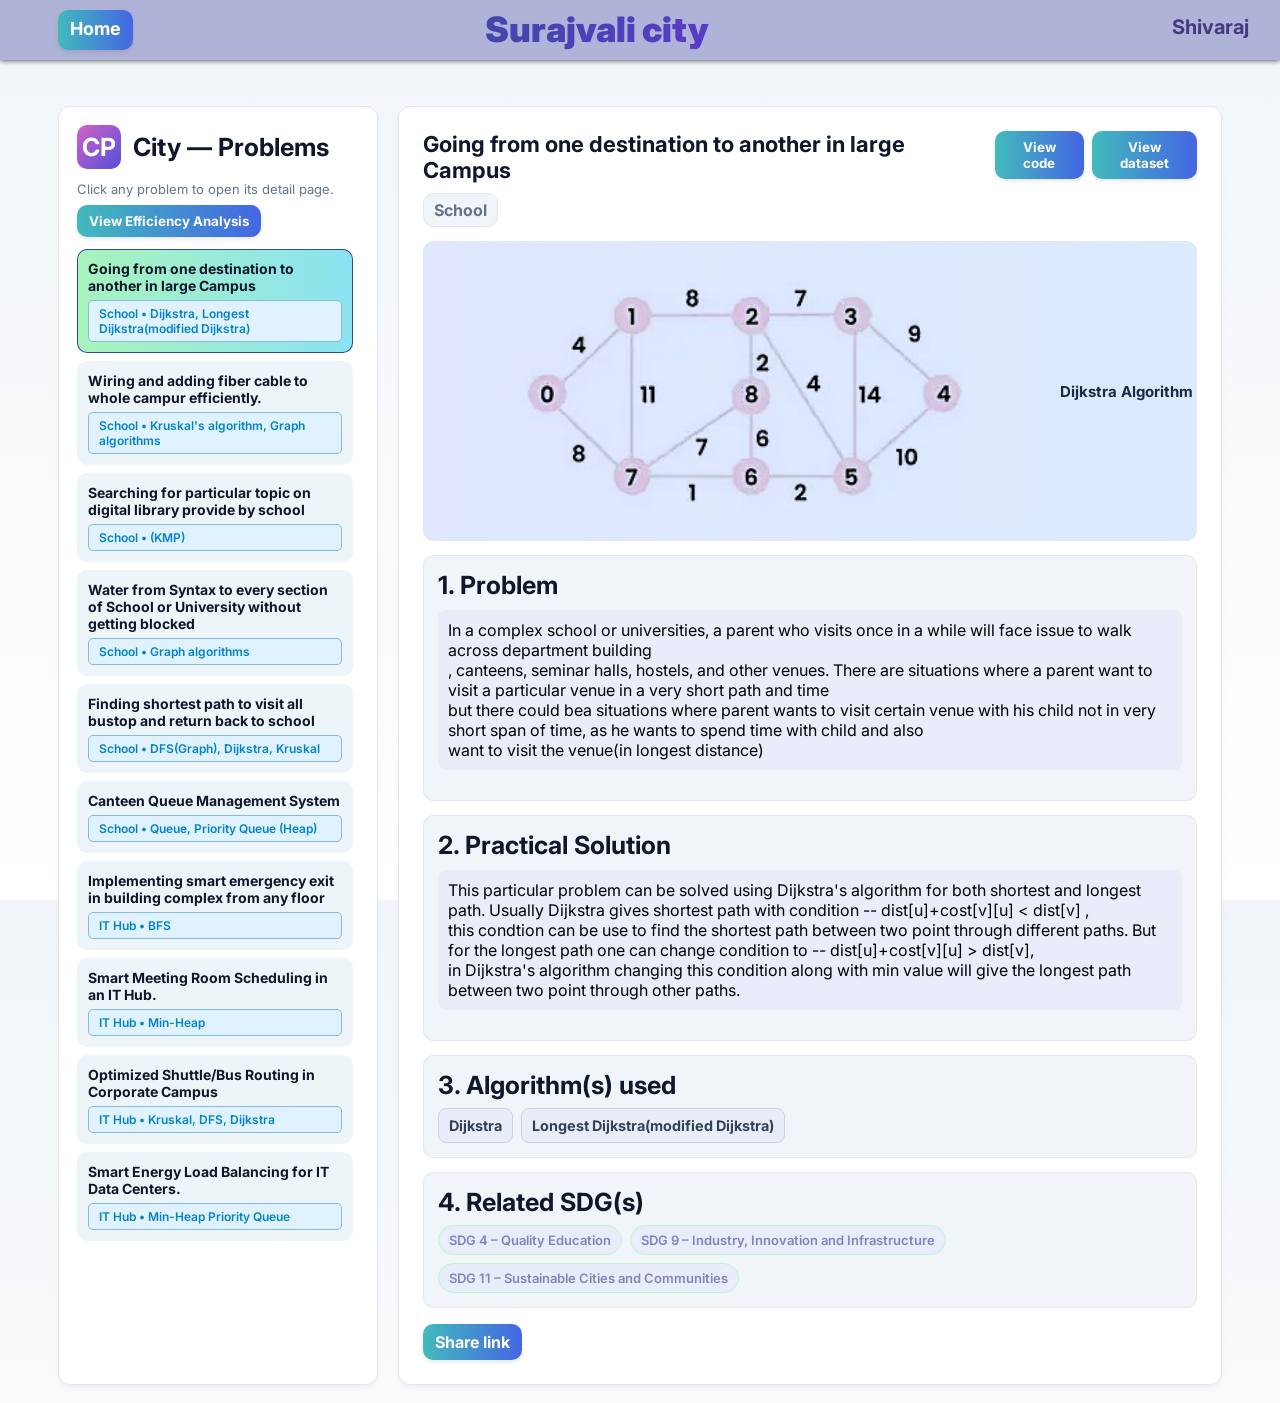
<file: shivaraj.html>
<!doctype html>
<html lang="en">

<head>
  <meta charset="utf-8" />
  <meta name="viewport" content="width=device-width,initial-scale=1" />
  <title>City Problems — Sample 10 Pages</title>
  <link href="https://fonts.googleapis.com/css2?family=Inter:wght@300;400;600;700&display=swap" rel="stylesheet">
  <style>
    :root {
      /* LIGHT THEME VARIABLES */
      --bg: #f8fafc;
      --panel: #ffffff;
      --muted: #64748b; /* Slate 500 */
      --accent: #7c3aed;
      --accent2: #06b6d4;
      --card-border: #e2e8f0; /* Slate 200 */
      --text-main: #0f172a; /* Slate 900 */
      --text-secondary: #334155; /* Slate 700 */
      --block-bg: #f1f5f9; /* Slate 100 */
    }

    * {
      box-sizing: border-box;
      font-family: Inter, system-ui, Segoe UI, Roboto, Arial
    }

    html,
    body {
      height: 100%;
      margin: 0;
      /* Light gradient background */
      background: linear-gradient(180deg, #f1f5f9 0%, #ffffff 100%);
      color: var(--text-secondary);
    }

    .app {
      max-width: 1200px;
      margin: 28px auto;
      display: grid;
      grid-template-columns: 320px 1fr;
      gap: 20px;
      padding: 18px
    }

    .sidebar {
      background: #ffffff;
      border-radius: 12px;
      padding: 18px;
      margin: 0px 0px 0px 0px;
      border: 1px solid var(--card-border);
      box-shadow: 0 4px 6px -1px rgba(0, 0, 0, 0.05);
    }

    .home {
      min-width: 70px;
      min-height: 40px;
      position: absolute;
      top: 10px;
      left: max(18px, calc((100vw - 1200px) / 2 + 18px));
      font-size: 18px;
      padding: 6px 3px 3px 7px;
      background: linear-gradient(135deg, var(--accent), var(--accent2));
      border-radius: 10px;
      margin: 0px 0px 0px 0px;
      border: 3px #ffffff solid; /* White border to pop against light bg */
      color: white;
      font-weight: 700;
      z-index: 1200;
      display: block;
      box-shadow: 0 4px 12px rgba(124, 58, 237, 0.3);
    }

    .topbar {
      position: relative;
      height: 60px;
      margin-bottom: 10px;
      background:rgb(176, 179, 216);
      box-shadow: 0 0px 6px 0px rgba(0, 0, 0, 0.8);
    }
    .cityname{
      width:350px;
      position: absolute;
      left: max(18px, calc((100vw - 1200px) / 2 + 400px));
      top: 8px;
      font-size:35px;
      font-weight:900;
      color:white;
      padding:0px 0px 0px 45px;
      background: linear-gradient(90deg, rgb(33, 47, 152,0.8), rgb(95, 54, 207));
      -webkit-background-clip:text;
      background-clip:text;
      -webkit-text-fill-color:transparent;
      

    }

    .user{
      width:100px;
      position: absolute;
      right: min(18px, calc((100vw - 1200px) / 2 + 720px));
      top: 15px;
      font-size:20px;
      font-weight:700;
      color:rgb(70, 57, 125);
      padding:0px 0px 0px 10px;
      
    }

    .brand {
      display: flex;
      gap: 12px;
      align-items: center;
      margin-bottom: 12px;
      color: var(--text-main);
    }

    .logo {
      width: 44px;
      height: 44px;
      border-radius: 10px;
      background: linear-gradient(135deg, rgb(211, 99, 200), rgb(82, 79, 219));
      display: flex;
      align-items: center;
      justify-content: center;
      font-weight: 700;
      color: #fff;
      padding: 0px 7px 0px 7px;
    }

    .muted {
      color: var(--muted);
      font-size: 13px
    }

    .list {
      margin-top: 12px;
      display: flex;
      flex-direction: column;
      gap: 8px;
      min-height: 72vh;
      overflow: auto;
      padding-right: 6px
    }

    .navitem {
      padding: 10px;
      border-radius: 10px;
      background: #edf5f8;
      cursor: pointer;
      border: 1px solid transparent;
      color: var(--text-secondary);
      transition: background 0.2s;
    }

    

    .navitem.active {
      /* Subtle purple/blue tint for active state */
      background: linear-gradient(90deg, rgba(105, 236, 142, 0.58), rgba(56, 205, 231, 0.58));
      border-color: rgba(35, 55, 154, 0.9);
      color: var(--text-main);
    }

    .navitem h4 {
      margin: 0 0 6px 0;
      font-size: 14px;
      color: var(--text-main);
    }

    .sidebar .brand {
      font-size: 25px;
    }

    .navitem p {
      margin: 0;
      color: var(--muted);
      font-size: 12px
    }

    .detail {
      padding: 24px;
      border-radius: 12px;
      background: #ffffff;
      border: 1px solid var(--card-border);
      min-height: 72vh;
      overflow: auto;
      margin: 0px 0px 0px 0px;
      box-shadow: 0 4px 6px -1px rgba(0, 0, 0, 0.05);
    }

    .top {
      display: flex;
      align-items: flex-start;
      gap: 16px
    }

    .title h1 {
      margin: 0;
      font-size: 22px;
      color: var(--text-main);
    }

    .badge {
      padding: 6px 10px;
      border-radius: 10px;
      background: #f1f5f9;
      color: var(--muted);
      font-weight: 700;
      border: 1px solid #e2e8f0;
    }

    .hero {
      width: 100%;
      height: 300px;
      margin-top: 14px;
      border-radius: 10px;
      overflow: hidden;
      /* Lighter gradient for hero background */
      background: linear-gradient(90deg, #e0e7ff, #dbeafe);
      display: flex;
      align-items: center;
      justify-content: center;
      border: 1px solid var(--card-border);
    }

    .hero .images {
      width: 80%;
      height: 300px;
      object-fit: contain;
      padding: 0px 5px 0px 5px;
      mix-blend-mode: multiply; /* Helps images blend better on light bg */
    }

    .hero img {
      width: 100%;
      height: 100%;
      object-fit: contain;
    }

    .block {
      margin-top: 14px;
      padding: 14px;
      border-radius: 10px;
      background: var(--block-bg);
      border: 1px solid var(--card-border);
    }

    .algos {
      display: flex;
      gap: 8px;
      flex-wrap: wrap;
      margin-top: 8px
    }

    .algo {
      padding: 8px 10px;
      border-radius: 8px;
      background: rgb(233, 236, 249);
      border: 1px solid #cbd5e1;
      color: var(--text-secondary);
      font-weight: 700;
      font-size: 0.9em;
    }

    .actions {
      display: flex;
      gap: 8px;
      margin-left: auto
    }

    .btn {
      background: linear-gradient(90deg, rgb(66, 186, 188), rgb(68, 102, 227));
      padding: 8px 12px;
      border-radius: 10px;
      border: none;
      color: #fff;
      font-weight: 700;
      cursor: pointer;
      transition: border-radius 0.4s ease, transform 0.4s ease;
      box-shadow: 0 2px 4px rgba(0, 0, 0, 0.1);
    }

    .btn:hover {
      transform: translateY(-4px) scale(1.01);
      box-shadow: 0 4px 12px rgba(68, 102, 227, 0.3);
    }

    .ghost {
      background: transparent;
      border: 1px solid var(--card-border);
      padding: 8px 10px;
      border-radius: 8px;
      color: var(--muted);
      cursor: pointer
    }

    .modal-backdrop {
  position: fixed;
  inset: 0;
  background: rgba(15, 23, 42, 0.45); /* dark overlay */
  display: none;                      /* hidden by default */
  align-items: center;
  justify-content: center;
  z-index: 2000;
}

.modal {
  background: #020617;                /* very dark panel */
  color: #e2e8f0;
  border-radius: 12px;
  max-width: 850px;
  width: min(90vw, 850px);
  max-height: 80vh;
  display: flex;
  flex-direction: column;
  box-shadow: 0 24px 48px rgba(15, 23, 42, 0.7);
  border: 1px solid #1e293b;
  overflow: hidden;
}

.modal-header {
  display: flex;
  align-items: center;
  justify-content: space-between;
  padding: 10px 14px;
  border-bottom: 1px solid #1e293b;
  font-weight: 600;
  font-size: 14px;
}

.modal-title {
  display: flex;
  flex-wrap: wrap;
  gap: 4px;
}

.modal-title span.zone {
  padding: 2px 8px;
  border-radius: 999px;
  background: #0f172a;
  font-size: 11px;
  color: #38bdf8;
}

.modal-close {
  background: transparent;
  border: none;
  color: #94a3b8;
  font-size: 20px;
  cursor: pointer;
  line-height: 1;
}

.modal-close:hover {
  color: #e2e8f0;
}

/* reuse your existing dark code style, but allow scrolling */
#codeModalContent {
  margin: 0;
  max-height: 60vh;
  overflow: auto;
}

    /* Code blocks kept dark for contrast/developer feel */
    pre.code {
      background: #1e293b;
      padding: 12px;
      border-radius: 8px;
      overflow: auto;
      color: #e2e8f0;
      margin: 0
    }

    .solutions {
      color: black; /* Darker blue for readability on white */
      font-size: 16px;
      white-space: pre-line;
      background:rgb(233, 236, 249);
      border-radius:8px;
      padding:10px;
    }

    .headlines {
      font-size: 25px;
      color: var(--text-main);
    }
    .sdg-list {
  display: flex;
  flex-wrap: wrap;
  gap: 8px;
  margin-top: 8px;
}

.sdg-pill {
  padding: 6px 10px;
  border-radius: 999px;
  background: rgb(233, 236, 249);            /* light green */
  border: 1px solid #bbf7d0;       /* soft green border */
  font-size: 13px;
  color: #8484bc;                  /* dark green text */
  font-weight: 600;
}


    .metadata {
      color: #0ea5e9; /* Sky blue */
      opacity: 1;
      background: #e0f2fe; /* Light sky background */
      border-radius: 5px;
      min-height: 25px;
      padding: 5px 0px 5px 10px;
      font-weight: 600;
      border:1px solid #82bcdc;
    }

    @media (max-width:800px) {
      .app {
        grid-template-columns: 1fr;
        padding: 12px;
      }

      .hero {
        height: 400px;
      }


      @media (max-width: 700px) {
        .home {
          left: 18px;
          /* same padding as .app */
          top: 12px;
          /* tuck it a little higher on small screens */
          padding: 8px 6px;
          min-width: 62px;
        }
      }

    }
  </style>
</head>

<body>
  <div class="topbar">
  <a href='https://shivuas.github.io/Surajvali_city.github.io/' style="text-decoration:none;">
    <div class='home btn'>Home</div>
    <div class="cityname">Surajvali city</div>
    <div class="user">Shivaraj</div>
  </a>
</div>
  <div class="app">
    <aside class="sidebar">
      <div class="brand">
        <div class="logo">CP</div>
        <div>
          <div style="font-weight:700">City — Problems</div>
        </div>
      </div>

      <div class="muted" style="margin-bottom:8px">Click any problem to open its detail page.</div>
      <a href="https://github.com/shivuas/Surajvali_city.github.io/blob/main/shivaraj/efficiency.csv"><button class="btn">View Efficiency Analysis</button></a>
      <div class="list" id="nav">
        </div>
    </aside>
      <!-- Code modal -->
  <div id="codeModal" class="modal-backdrop">
    <div class="modal" onclick="event.stopPropagation()">
      <div class="modal-header">
        <div class="modal-title">
          <span id="codeModalTitle"></span>
          <span class="zone" id="codeModalZone"></span>
        </div>
        <button class="modal-close" onclick="closeCodeModal()">&times;</button>
      </div>
      <pre class="code" id="codeModalContent"></pre>
    </div>
  </div>


    <main class="detail" id="detail">
      </main>
  </div>

  <script>
    /*
      Single-file static pages: replace content inside `pages` array if you want to edit later.
      Each page has: id, zone, title, photo (data URL or external URL), problem, solution, algos (array), codeSnippet (optional)
    */
    const pages = [
  {
    id: 'p1',
    zone: 'School',
    title: 'Going from one destination to another in large Campus',
    photo: './shivaraj/Dijkstra.jpg',
    phototitle: 'Dijkstra Algorithm',
    problem: `In a complex school or universities, a parent who visits once in a while will face issue to walk across department building
    , canteens, seminar halls, hostels, and other venues. There are situations where a parent want to visit a particular venue in a very short path and time
    but there could bea situations where parent wants to visit certain venue with his child not in very short span of time, as he wants to spend time with child and also
    want to visit the venue(in longest distance)`,
    solution: `This particular problem can be solved using Dijkstra's algorithm for both shortest and longest path. Usually Dijkstra gives shortest path with condition -- dist[u]+cost[v][u] < dist[v] , 
    this condtion can be use to find the shortest path between two point through different paths. But for the longest path one can change condition to --  dist[u]+cost[v][u] > dist[v], 
    in Dijkstra's algorithm changing this condition along with min value will give the longest path
    between two point through other paths.`,
    algos: ['Dijkstra', 'Longest Dijkstra(modified Dijkstra)'],
    datasetLink: 'https://github.com/shivuas/Surajvali_city.github.io/tree/main/shivaraj/case1/p1.csv',

    sdgs: [
      'SDG 4 – Quality Education',
      'SDG 9 – Industry, Innovation and Infrastructure',
      'SDG 11 – Sustainable Cities and Communities'
    ],
    codeSnippet: `
    #include <iostream>
        using namespace std;
        
        #define MAXN 100
        #define INF 999
        
        int main() {
            int n;
            cout << "Enter the number of Vertices ";
            cin >> n;
        
            int cost[MAXN][MAXN];
        
            cout << "Enter the cost matrix: (Enter 999 for Infinity) ";
            for (int i = 0; i < n; i++) {
                for (int j = 0; j < n; j++) {
                    cin >> cost[i][j];
                }
            }
        
            int source;
            cout << "Enter the source ";
            cin >> source;
        
            int dist[MAXN], path[MAXN], visited[MAXN];
        
        
            for (int i = 0; i < n; i++) {
                dist[i] = cost[source][i];
                path[i] = source;
                visited[i] = 0;
            }
            visited[source] = 1;
        
        
            for (int iter = 0; iter < n - 1; iter++) {
                int u = -1;
                int min = INF + 1;
        
        
                for (int i = 0; i < n; i++) {
                    if (!visited[i] && dist[i] < min) {
                        min = dist[i];
                        u = i;
                    }
                }
        
                if (u == -1)
                    break;
        
                visited[u] = 1;
        
        
                for (int v = 0; v < n; v++) {
                    if (!visited[v] && cost[u][v] != INF) {
                        if (dist[u] + cost[u][v] < dist[v]) {
                            dist[v] = dist[u] + cost[u][v];
                            path[v] = u;
                        }
                    }
                }
            }
        
            cout << " Vertex   Dist   Path ";
            for (int i = 0; i < n; i++) {
                cout << i << "        " << dist[i] << "      " << path[i] << " ";
            }
        
            return 0;
        }`
  },
  {
    id: 'p2',
    zone: 'School',
    title: 'Wiring and adding fiber cable to whole campur efficiently.',
    photo: './shivaraj/Kruskal.png',
    phototitle: 'Kruskal Algorithm',
    problem: `A large campus needs to be wired and have fiber cables for wifi, but without proper planning, the cost or weight of the cables can become very high and useless.
    In here just using tree structure will be not efficient as it may lead to long cables and can cut the whole system if one edge gets disconnected.
    Using Graph structure alone can be also inefficient as it also lead to long cables and high cost, but it can reduce the dependecy of one edge on othere node.`,
    solution: `As seen in the problem part, using Graph alone is ineffiecient. So to solve this we can use Kruskal's along with Graph algorithms. 
    The method here is first create a cheapest spanning tree using Kruskal's algorithm, then taking the edges which were neglected by kruskal's algorithm and adding them back in same order until all the nodes have atleast 1 edge connected to it. 
    By this way we can reduce the weight of cables used overall and also reduce dependecy of one edge on other single edge.`,
    algos: ["Kruskal's algorithm", 'Graph algorithms'],
    datasetLink: 'https://github.com/shivuas/Surajvali_city.github.io/tree/main/shivaraj/case2/p2.csv',

    sdgs: [
      'SDG 7 – Affordable and Clean Energy',
      'SDG 9 – Industry, Innovation and Infrastructure',
      'SDG 11 – Sustainable Cities and Communities'
    ],
    codeSnippet: `
    #include <iostream>
    using namespace std;
    
    // ---------------- KRUSKAL ----------------
    
    struct Edge {
        int u, v, w;
    };
    
    int parent[1000], rnk[1000];
    
    void makeSet(int n) {
        for (int i = 0; i < n; i++) {
            parent[i] = i;
            rnk[i] = 0;
        }
    }
    
    int findSet(int x) {
        if (parent[x] != x)
            parent[x] = findSet(parent[x]);
        return parent[x];
    }
    
    bool unionSet(int a, int b) {
        a = findSet(a);
        b = findSet(b);
        if (a == b) return false;
    
        if (rnk[a] < rnk[b]) {
            int temp = a; a = b; b = temp;
        }
        parent[b] = a;
        if (rnk[a] == rnk[b]) rnk[a]++;
        return true;
    }
    
    int kruskal(int n, Edge edges[], int m, Edge mst[]) {
        // Bubble sort edges by weight
        for (int i = 0; i < m; i++) {
            for (int j = i + 1; j < m; j++) {
                if (edges[j].w < edges[i].w) {
                    Edge temp = edges[i];
                    edges[i] = edges[j];
                    edges[j] = temp;
                }
            }
        }
    
        makeSet(n);
        int mstCount = 0;
    
        for (int i = 0; i < m; i++) {
            if (unionSet(edges[i].u, edges[i].v)) {
                mst[mstCount++] = edges[i];
            }
        }
    
        return mstCount;
    }
    
    // ---------------- DFS ----------------
    
    void dfs(int node, int n, int adj[100][100], int visited[]) {
        visited[node] = 1;
        cout << node << " ";
    
        for (int j = 0; j < n; j++) {
            if (adj[node][j] == 1 && !visited[j]) {
                dfs(j, n, adj, visited);
            }
        }
    }
    
    // ---------------- MAIN ----------------
    
    int main() {
        int n, m;
        cin >> n >> m;   // number of nodes and edges
    
        Edge edges[1000];
        Edge mst[1000];
    
        // Read edges
        for (int i = 0; i < m; i++) {
            cin >> edges[i].u >> edges[i].v >> edges[i].w;
        }
    
        // Run Kruskal
        int mstEdges = kruskal(n, edges, m, mst);
    
        // Build adjacency matrix from MST
        int adj[100][100] = {0};
        for (int i = 0; i < mstEdges; i++) {
            int u = mst[i].u;
            int v = mst[i].v;
            adj[u][v] = 1;
            adj[v][u] = 1;
        }
    
        // DFS
        int visited[100] = {0};
        cout << "DFS Traversal from node 0:\n";
        dfs(0, n, adj, visited);
    
        return 0;
    }

`
  },
  {
    id: 'p3',
    zone: 'School',
    title: 'Searching for particular topic on digital library provide by school',
    photo: './shivaraj/KMP.png',
    phototitle: 'Knuth-Morris-Pratt (KMP) Algorithm',
    problem: `In this new era of technology, schools and universities are providing digital libraries for students to access books and research papers online.
    However, in the digital book or research paper if a student want to search for particular keyword or topic then without prior knowledge of the topic it can be hard to find the topic or keyword in the book with a small font size
    letters.`,
    solution: `To solve this problem we have three method BFSS, Knuth-Morris-Pratt algorithm and Rabin karp algorithm. But only KMP is efficient among these three algorithms.
    BFSS will search for each character one by one which is inefficient and have O(n) time complexity = N*M where N is the length of pattern and M is the length of text.
    Rabin karp algorithm uses hashing technique and have to compute modulus which is not efficient for large book or library, but it can lead to collision and false match. and has time complexity O(n)= N*M.
    The best among these three is KMP algorithm, this is different from BFSS as BFSS will transverse through each character one by one, KMP checks the first character and if it doesn't matches then it will shift by K-pi(K-1) places and check again.
    It has time complexity O(n)=N always where N is the length of pattern.`,
    datasetLink: 'https://github.com/shivuas/Surajvali_city.github.io/tree/main/shivaraj/case3/p3.csv',

    algos: [' (KMP)'],
    sdgs: [
      'SDG 4 – Quality Education',
      'SDG 9 – Industry, Innovation and Infrastructure',
      'SDG 10 – Reduced Inequalities'
    ],
    codeSnippet: `
    #include <iostream>
    #include <cstring>
    #include <cstdio>
    using namespace std;
    
    // ---------------- LPS (Longest Prefix Suffix) ----------------
    
    void buildLPS(char pat[], int m, int lps[]) {
        int len = 0;      // length of previous longest prefix suffix
        lps[0] = 0;       // first value always 0
    
        int i = 1;
        while (i < m) {
            if (pat[i] == pat[len]) {
                len++;
                lps[i] = len;
                i++;
            } else {
                if (len != 0) {
                    len = lps[len - 1];   // fallback
                } else {
                    lps[i] = 0;
                    i++;
                }
            }
        }
    }
    
    // ---------------- KMP SEARCH ----------------
    
    void KMPSearch(char pat[], char txt[]) {
        int m = strlen(pat);
        int n = strlen(txt);
    
        int lps[1000];
        buildLPS(pat, m, lps);
    
        int i = 0; // index for txt
        int j = 0; // index for pat
    
        while (i < n) {
            if (pat[j] == txt[i]) {
                i++;
                j++;
            }
    
            if (j == m) {
                printf("Pattern found at index %d\n", i - j);
                j = lps[j - 1];
            }
            else if (i < n && pat[j] != txt[i]) {
                if (j != 0)
                    j = lps[j - 1];
                else
                    i++;
            }
        }
    }
    
    // ---------------- MAIN ----------------
    
    int main() {
        char text[1000];
        char pattern[1000];
    
        cout << "Enter text: ";
        cin >> text;
    
        cout << "Enter pattern: ";
        cin >> pattern;
    
        KMPSearch(pattern, text);
    
        return 0;
    }

    `
  },
  {
    id: 'p4',
    zone: 'School',
    title: 'Water from Syntax to every section of School or University without getting blocked',
    photo: './shivaraj/Graph.webp',
    phototitle: 'Graph Algorithm',
    problem: `In general School or Universitites which are large and have water sytsem for drinking, washroom all connected from Top floor Syntax,
    the problem is that single pipe burst or blockage in any section will disconnect the whole section from water supply causing inconvenience to students and staff.`,
    solution: `The problem is caused because it the water sysetm is designed in tree structure, where if higher level node gets disrupted then all the child node gets disconnected. 
    To solve this we can use Graph structure instead of tree structure, where a single corner or node is connected to more than one edge or pipe.
    By this way if one edge or pipe get's blocked or burst, we can still run water through alternate pipes or edges.`,
    algos: ['Graph algorithms'],
    datasetLink: 'https://github.com/shivuas/Surajvali_city.github.io/tree/main/shivaraj/case4/p4.csv',

    sdgs: [
      'SDG 3 – Good Health and Well-being',
      'SDG 6 – Clean Water and Sanitation',
      'SDG 11 – Sustainable Cities and Communities'
    ],
    codeSnippet: `
    #include <bits/stdc++.h>
        using namespace std;
        
        // Water network represented as an undirected graph
        struct WaterNetwork {
            int n;                          // number of junctions / corners
            vector<vector<int>> adj;        // adjacency list
        
            WaterNetwork(int n) : n(n), adj(n) {}
        
            // Add a pipe between two junctions (u, v)
            void addPipe(int u, int v) {
                adj[u].push_back(v);
                adj[v].push_back(u);
            }
        
            // Check if all junctions still receive water from 'source'
            // when pipe (failU, failV) is broken.
            bool canSupplyAll(int source, int failU = -1, int failV = -1) {
                vector<int> vis(n, 0);
                queue<int> q;
                q.push(source);
                vis[source] = 1;
        
                auto isFailed = [&](int a, int b) {
                    if (failU == -1 && failV == -1) return false; // no failure
                    return (a == failU && b == failV) || (a == failV && b == failU);
                };
        
                while (!q.empty()) {
                    int u = q.front(); q.pop();
                    for (int v : adj[u]) {
                        // Skip the broken pipe
                        if (isFailed(u, v)) continue;
                        if (!vis[v]) {
                            vis[v] = 1;
                            q.push(v);
                        }
                    }
                }
        
                // If every junction was visited, water reached the whole building
                return all_of(vis.begin(), vis.end(), [](int x){ return x == 1; });
            }
        };
        
        int main() {
            ios::sync_with_stdio(false);
            cin.tie(nullptr);
        
            int n, m;
            cout << "Enter number of junctions and pipes: ";
            cin >> n >> m;
        
            WaterNetwork net(n);
        
            cout << "Enter " << m << " pipes (u v, 0-indexed): ";
            cout << "Example: 0 1 means pipe between junction 0 and 1 ";
            for (int i = 0; i < m; ++i) {
                int u, v;
                cin >> u >> v;
                net.addPipe(u, v);
            }
        
            int source;
            cout << "Enter index of main tank junction: ";
            cin >> source;
        
            cout << "Enter a pipe to simulate burst (u v), or -1 -1 for no failure: ";
            int fu, fv;
            cin >> fu >> fv;
        
            bool ok;
            if (fu == -1 && fv == -1)
                ok = net.canSupplyAll(source);              // normal case
            else
                ok = net.canSupplyAll(source, fu, fv);      // with one pipe broken
        
            if (ok)
                cout << "All sections STILL receive water. Graph design is robust. ";
            else
                cout << "Some sections LOSE water. Need more alternate pipes. ";
        
            return 0;
        }
`
  },
  {
    id: 'p5',
    zone: 'School',
    title: 'Finding shortest path to visit all bustop and return back to school',
    photo: './shivaraj/sh5.png',
    phototitle: '',
    problem: `For a large city or a huge population of students, dividing students bases on their location and assigning them to particular bus and
    the bus should have to choose the shortest path to visit all the points and reach back to starting point (school/University).`,
    solution: `This problem can be solved with different layer of solutions.
    1. At first we divide locations into different regions, and assign a bus to each region.
    2. Then for each region, we use Kruskal's algorithm to find min weight or cheapest route.
    3. Then using DFS to traversing till we reach the end of depth and before coming back or back tracking, we apply Dijkstra algorithm
    to check where the other child node of parent node is nearer to current node instead of back tracking to parent node.
    If the direct length is less than back tracking length then we go directly to child node instead of back tracking to parent node.
    4. When we visit all nodes then again using Dijkstra to reach back to starting point (school/University).`,
    algos: ['DFS(Graph)', 'Dijkstra', 'Kruskal'],
    datasetLink: 'https://github.com/shivuas/Surajvali_city.github.io/tree/main/shivaraj/case5/p5.csv',

    sdgs: [
      'SDG 3 – Good Health and Well-being',
      'SDG 11 – Sustainable Cities and Communities',
      'SDG 13 – Climate Action'
    ],
    codeSnippet: `
    #include <bits/stdc++.h>
        using namespace std;
        
        /* ---------- Disjoint Set Union for Kruskal ---------- */
        struct DSU {
            vector<int> parent, rnk;
        
            DSU(int n) : parent(n), rnk(n, 0) {
                for (int i = 0; i < n; ++i) parent[i] = i;
            }
        
            int find(int x) {
                if (parent[x] == x) return x;
                return parent[x] = find(parent[x]);
            }
        
            bool unite(int a, int b) {
                a = find(a);
                b = find(b);
                if (a == b) return false;
                if (rnk[a] < rnk[b]) swap(a, b);
                parent[b] = a;
                if (rnk[a] == rnk[b]) rnk[a]++;
                return true;
            }
        };
        
        /* ---------- Graph + Algorithms ---------- */
        
        struct Edge {
            int u, v;
            double w;
        };
        
        const double INF = 1e18;
        
        int main() {
            ios::sync_with_stdio(false);
            cin.tie(nullptr);
        
            int n, m;
            cout << "Enter number of locations (including school) and roads: ";
            cin >> n >> m;
        
            // 0 .. n-1  are locations, assume 0 is SCHOOL/UNIVERSITY
            vector<Edge> edges;
            edges.reserve(m);
        
            // adjacency list for original road graph
            vector<vector<pair<int,double>>> g(n);
        
            cout << "Enter each road as: u v distance (0-indexed nodes) ";
            for (int i = 0; i < m; ++i) {
                int u, v;
                double w;
                cin >> u >> v >> w;
                edges.push_back({u, v, w});
                g[u].push_back({v, w});
                g[v].push_back({u, w}); // undirected road
            }
        
            int start = 0; // school node
        
            /* -------- 1) Kruskal: build MST for this region -------- */
            sort(edges.begin(), edges.end(),
                 [](const Edge &a, const Edge &b){ return a.w < b.w; });
        
            DSU dsu(n);
            vector<vector<pair<int,double>>> mst(n); // MST adjacency
        
            double mstCost = 0.0;
            int usedEdges = 0;
            for (auto &e : edges) {
                if (dsu.unite(e.u, e.v)) {
                    mst[e.u].push_back({e.v, e.w});
                    mst[e.v].push_back({e.u, e.w});
                    mstCost += e.w;
                    usedEdges++;
                    if (usedEdges == n - 1) break;
                }
            }
        
            if (usedEdges != n - 1) {
                cout << "Warning: Graph is not fully connected. "
                        "Some locations may be unreachable. ";
            }
        
            cout << " MST total cost (backbone for region): " << mstCost << " ";
        
            /* -------- 2) DFS on MST to get visiting order -------- */
            vector<int> dfsOrder;
            vector<int> vis(n, 0);
        
            function<void(int)> dfs = [&](int u) {
                vis[u] = 1;
                dfsOrder.push_back(u);
                for (auto [v, w] : mst[u]) {
                    if (!vis[v]) {
                        dfs(v);
                        dfsOrder.push_back(u); // backtrack to u in tree walk
                    }
                }
            };
        
            dfs(start);
        
            // Remove consecutive duplicates in dfsOrder
            vector<int> tour;
            for (int x : dfsOrder) {
                if (tour.empty() || tour.back() != x) tour.push_back(x);
            }
        
            cout << " MST DFS visiting order (tree walk): ";
            for (int x : tour) cout << x << " ";
            cout << " ";
        
            /* -------- 3) Dijkstra to follow real shortest roads -------- */
        
            auto dijkstra = [&](int src) {
                vector<double> dist(n, INF);
                priority_queue<pair<double,int>,
                               vector<pair<double,int>>,
                               greater<pair<double,int>>> pq;
                dist[src] = 0;
                pq.push({0, src});
                while (!pq.empty()) {
                    auto [d, u] = pq.top(); pq.pop();
                    if (d > dist[u]) continue;
                    for (auto [v, w] : g[u]) {
                        if (dist[v] > d + w) {
                            dist[v] = d + w;
                            pq.push({dist[v], v});
                        }
                    }
                }
                return dist;
            };
        
            double totalRoute = 0.0;
        
            // Move along the tour using shortest paths in the real graph
            for (size_t i = 0; i + 1 < tour.size(); ++i) {
                int u = tour[i];
                int v = tour[i + 1];
                auto dist = dijkstra(u);
                totalRoute += dist[v];
            }
        
            // Finally come back to school from last node
            int lastNode = tour.back();
            auto distBack = dijkstra(lastNode);
            totalRoute += distBack[start];
        
            cout << "Total route distance using MST + DFS + Dijkstra: "
                 << totalRoute << " ";
        
            cout << " Interpretation: "
                 << "1. We first divided the city into regions (not coded here). "
                 << "2. For this region we built a cheap backbone with Kruskal (MST). "
                 << "3. DFS gave us a logical visiting order of all stops. "
                 << "4. Dijkstra was used to travel between stops along true shortest roads "
                 << "   and finally to return to the school. ";
        
            return 0;
        }
`
  },
  {
    id: 'p6',
    zone: 'School',
    title: 'Canteen Queue Management System',
    photo: './shivaraj/sh6.png',
    phototitle: 'Queue + Priority Queue (Heap)',
    problem: `In a university canteen during lunch break, hundreds of students stand in a huge line.
    If everyone uses a single random line:
    People who came earlier may get served later,
    Staff/faculty or emergency cases can’t be given priority cleanly.`,
    solution: `Use a token system with queues:
    Each person takes a token number when entering.
    A display shows which token is being served.
    Normal students go in a normal queue.
    Staff / disabled / emergency tokens go into a priority queue so they can be handled earlier without breaking the system.`,
    algos: ['Queue','Priority Queue (Heap)'],
    datasetLink: 'https://github.com/shivuas/Surajvali_city.github.io/tree/main/shivaraj/case6/p6.csv',

    sdgs: [
      'SDG 3 – Good Health and Well-being',
      'SDG 8 – Decent Work and Economic Growth',
      'SDG 11 – Sustainable Cities and Communities'
    ],
    codeSnippet: `
    #include <bits/stdc++.h>
        using namespace std;

        struct Token {
            int id;         // token number
            string name;    // person name (optional, for display)
            string type;    // "STUDENT", "STAFF", "EMERGENCY"
            int priority;   // higher value = higher priority
        };

        // Comparator for priority queue (max-heap by priority)
        struct TokenCompare {
            bool operator()(const Token &a, const Token &b) const {
                // priority_queue puts "largest" on top
                return a.priority < b.priority;
            }
        };

        int main() {
            ios::sync_with_stdio(false);
            cin.tie(nullptr);

            queue<Token> normalQueue; // for regular students
            priority_queue<Token, vector<Token>, TokenCompare> priorityQueue; // staff + emergency

            int tokenCounter = 1;
            int choice;

            while (true) {
                cout << " === CANTEEN QUEUE MANAGEMENT === ";
                cout << "1. Generate new token ";
                cout << "2. Serve next person ";
                cout << "3. Display current queues ";
                cout << "4. Exit ";
                cout << "Enter your choice: ";
                cin >> choice;

                if (!cin) {
                    cout << "Invalid input. Exiting. ";
                    break;
                }

                if (choice == 1) {
                    // Generate new token
                    string name;
                    int cat;
                    cout << " Enter name: ";
                    cin >> name;
                    cout << "Select category: ";
                    cout << "1. Student (normal) ";
                    cout << "2. Staff ";
                    cout << "3. Emergency ";
                    cout << "Enter option: ";
                    cin >> cat;

                    Token t;
                    t.id = tokenCounter++;
                    t.name = name;

                    if (cat == 1) {
                        t.type = "STUDENT";
                        t.priority = 0;   // lowest
                        normalQueue.push(t);
                        cout << "Generated STUDENT token #" << t.id << " for " << t.name << " ";
                    } else if (cat == 2) {
                        t.type = "STAFF";
                        t.priority = 1;   // medium
                        priorityQueue.push(t);
                        cout << "Generated STAFF token #" << t.id << " for " << t.name << " ";
                    } else if (cat == 3) {
                        t.type = "EMERGENCY";
                        t.priority = 2;   // highest
                        priorityQueue.push(t);
                        cout << "Generated EMERGENCY token #" << t.id << " for " << t.name << " ";
                    } else {
                        cout << "Invalid category. Token discarded. ";
                        tokenCounter--; // rollback token number
                    }

                } else if (choice == 2) {
                    // Serve next person
                    if (!priorityQueue.empty()) {
                        // Serve from priority queue first
                        Token t = priorityQueue.top();
                        priorityQueue.pop();
                        cout << " Serving (PRIORITY): ";
                        cout << "Token #" << t.id << " | " << t.name 
                            << " | " << t.type << " ";
                    } else if (!normalQueue.empty()) {
                        // Then from normal queue
                        Token t = normalQueue.front();
                        normalQueue.pop();
                        cout << " Serving (NORMAL): ";
                        cout << "Token #" << t.id << " | " << t.name 
                            << " | " << t.type << " ";
                    } else {
                        cout << " No one in queue. ";
                    }

                } else if (choice == 3) {
                    // Display queues (shallow copy so we don't destroy real queues)
                    cout << " --- Priority Queue (Emergency + Staff) --- ";
                    if (priorityQueue.empty()) {
                        cout << "Empty ";
                    } else {
                        auto pqCopy = priorityQueue;
                        while (!pqCopy.empty()) {
                            Token t = pqCopy.top();
                            pqCopy.pop();
                            cout << "Token #" << t.id 
                                << " | " << t.name 
                                << " | " << t.type 
                                << " | priority=" << t.priority << " ";
                        }
                    }

                    cout << " --- Normal Queue (Students) --- ";
                    if (normalQueue.empty()) {
                        cout << "Empty ";
                    } else {
                        auto qCopy = normalQueue;
                        while (!qCopy.empty()) {
                            Token t = qCopy.front();
                            qCopy.pop();
                            cout << "Token #" << t.id 
                                << " | " << t.name 
                                << " | " << t.type << " ";
                        }
                    }

                } else if (choice == 4) {
                    cout << "Exiting system. ";
                    break;
                } else {
                    cout << "Invalid choice. Try again. ";
                }
            }

            return 0;
        }
`},
  {
    id: 'p7',
    zone: 'IT Hub',
    title: 'Implementing smart emergency exit in building complex from any floor',
    photo: './shivaraj/bfs.jpg',
    phototitle: 'BFS (Graph Algorithm)',
    problem: `The IT buildings are large and mainly have high electrical equipment, in case of emergency like fire or earthquake, people from higher floors find it hard to exit quickly
    as they have to do down multiple floors and then exit through main door which could be crowded and could have been on fire or blocked.
    This can lead to casualties and injuries.  `,
    solution: `To solve this problem we can use Graph algorithm for multiple exits and BFS for finding nearest exit from any floor.
    Why BFS over DFS? Let's imagine a situation where fire broke out on floor 5 and there are emergencies exits on floor 3, 6, 15, and people are on floor - 12
    if a smart device uses DFS it may suggest exit from floor 6 as it search in depth first manner, but in the given case the nearest emergency exit at floor 15, but if the device uses BFS
    it will suggest exit from floor 15 as it search in Layer by layer manner. Hence BFS if better solution for this problem.`,
    datasetLink: 'https://github.com/shivuas/Surajvali_city.github.io/tree/main/shivaraj/case7/p7.csv',

    algos: ['BFS'],
    sdgs: [
      'SDG 3 – Good Health and Well-being',
      'SDG 9 – Industry, Innovation and Infrastructure',
      'SDG 11 – Sustainable Cities and Communities'
    ],
    codeSnippet: `
    #include <bits/stdc++.h>
        using namespace std;
        
        /*
           Building evacuation helper using BFS
        
           - Each node = floor / area in the building
           - Each edge = a possible movement (stairs, hallway, internal door)
           - Some nodes are marked as EMERGENCY EXITS
           - For a given starting floor, BFS finds the NEAREST exit
        */
        
        int main() {
            ios::sync_with_stdio(false);
            cin.tie(nullptr);
        
            int n, m;
            cout << "Enter number of floors/nodes and connections: ";
            cin >> n >> m;
        
            vector<vector<int>> g(n);
        
            cout << "Enter " << m << " connections (u v, 0-indexed): ";
            cout << "Example: 4 5 means you can move between floor 4 and 5 ";
            for (int i = 0; i < m; ++i) {
                int u, v;
                cin >> u >> v;
                g[u].push_back(v);
                g[v].push_back(u);   // undirected movement
            }
        
            int k;
            cout << "Enter number of emergency exits: ";
            cin >> k;
        
            vector<int> isExit(n, 0);
            cout << "Enter the floor numbers that are emergency exits: ";
            for (int i = 0; i < k; ++i) {
                int x; 
                cin >> x;
                isExit[x] = 1;
            }
        
            int start;
            cout << "Enter current floor (start node): ";
            cin >> start;
        
            // ---------- BFS for nearest exit ----------
            vector<int> dist(n, -1), parent(n, -1);
            queue<int> q;
        
            dist[start] = 0;
            q.push(start);
        
            int nearestExit = -1;
        
            while (!q.empty()) {
                int u = q.front(); q.pop();
        
                // As soon as we see an exit, it's the NEAREST one (BFS property)
                if (isExit[u]) {
                    nearestExit = u;
                    break;
                }
        
                for (int v : g[u]) {
                    if (dist[v] == -1) {
                        dist[v] = dist[u] + 1;
                        parent[v] = u;
                        q.push(v);
                    }
                }
            }
        
            if (nearestExit == -1) {
                cout << "No reachable emergency exit from this floor! ";
                return 0;
            }
        
            // Reconstruct path from start to nearestExit
            vector<int> path;
            for (int v = nearestExit; v != -1; v = parent[v])
                path.push_back(v);
            reverse(path.begin(), path.end());
        
            cout << " Nearest emergency exit is at floor: " << nearestExit << " ";
            cout << "Number of steps (edges) to reach it: " 
                 << dist[nearestExit] << " ";
            cout << "Recommended evacuation route: ";
            for (size_t i = 0; i < path.size(); ++i) {
                cout << path[i];
                if (i + 1 < path.size()) cout << " -> ";
            }
            cout << " ";
        
            return 0;
        }
`
  },
  
{
    id: 'p8',
    zone: 'IT Hub',
    title: 'Smart Meeting Room Scheduling in an IT Hub.',
    photo: './shivaraj/sh8.png',
    phototitle: 'Min-Heap',
    problem: `In a large IT hub, many teams request meeting rooms with different start–end times.
    Manual booking causes:
    Double-booked meeting rooms
    Unused empty gaps between meetings
    Important client meetings getting rejected
    Continuous conflicts and rescheduling
    This leads to poor space utilization and operational delays.`,
    solution: `Use an automated meeting-room scheduler:
    Treat every meeting request as a time interval
    Sort all requests by ending time
    Assign meetings to rooms only if they don’t overlap
    Use priority levels to decide which meeting gets a room when multiple clash
    Track each room’s next free time using a min-heap
    This eliminates double-booking and maximizes room usage.`,
  datasetLink: 'https://github.com/shivuas/Surajvali_city.github.io/tree/main/shivaraj/case8/p8.csv',

    algos: ['Min-Heap'],
    sdgs: [
      'SDG 8 – Decent Work and Economic Growth',
      'SDG 9 – Industry, Innovation and Infrastructure',
      'SDG 11 – Sustainable Cities and Communities'
    ],
    codeSnippet: `
    #include <bits/stdc++.h>
    using namespace std;

    struct Meeting {
        int id;
        int start;
        int end;
    };

    int main() {
        ios::sync_with_stdio(false);
        cin.tie(nullptr);

        int n;
        cout << "Enter number of meetings: ";
        cin >> n;

        vector<Meeting> meetings(n);
        cout << "Enter meetings as: start end (as integers, e.g., 900 1030) ";
        for (int i = 0; i < n; ++i) {
            int s, e;
            cin >> s >> e;
            meetings[i] = {i + 1, s, e};   // id = 1..n
        }

        // 1) Sort meetings by start time (if tie, by end time)
        sort(meetings.begin(), meetings.end(),
            [](const Meeting &a, const Meeting &b) {
                if (a.start == b.start) return a.end < b.end;
                return a.start < b.start;
            });

        /*
            2) Min-heap (priority_queue with greater)
              Each entry: (roomFreeTime, roomId)
              - roomFreeTime = when that room becomes available
              - roomId = index of the room (0,1,2,...)
        */
        priority_queue<
            pair<int,int>,
            vector<pair<int,int>>,
            greater<pair<int,int>>
        > minHeap;

        // roomAssignments[roomId] = list of meeting IDs assigned to that room
        vector<vector<int>> roomAssignments;

        int roomCount = 0;

        for (const auto &mt : meetings) {
            // Check if any room is free before this meeting starts
            if (!minHeap.empty() && minHeap.top().first <= mt.start) {
                // Reuse room with earliest free time
                auto top = minHeap.top();
                minHeap.pop();
                int roomId = top.second;

                roomAssignments[roomId].push_back(mt.id);

                // Update that room's new free time
                minHeap.push({mt.end, roomId});
            } else {
                // Need a new room
                int roomId = roomCount++;
                roomAssignments.push_back(vector<int>());
                roomAssignments[roomId].push_back(mt.id);

                // This room is now occupied until mt.end
                minHeap.push({mt.end, roomId});
            }
        }

        cout << " Total rooms required: " << roomCount << " ";

        // Print schedule
        for (int r = 0; r < roomCount; ++r) {
            cout << "Room " << r + 1 << " has meetings (by ID): ";
            for (int id : roomAssignments[r]) {
                cout << id << " ";
            }
            cout << " ";
        }

        cout << " Note: ";
        cout << "- Each meeting ID is the order you entered (1..n). ";
        cout << "- No two meetings in the same room overlap in time. ";
        cout << "- Min-heap ensures we always reuse the room that becomes free earliest. ";

        return 0;
    }

`
  },
{
    id: 'p9',
    zone: 'IT Hub',
    title: 'Optimized Shuttle/Bus Routing in Corporate Campus',
    photo: './shivaraj/sh9.png',
    phototitle: 'Kruskal + DFS + Dijkstra',
    problem: `Large IT campuses operate shuttle buses connecting parking, hostels, cafeteria, and office towers.
    Issues include:
    Long travel times
    Inefficient routes with unnecessary detours
    Some stops getting skipped
    Higher fuel cost
    A system is needed that visits all required stops efficiently and returns to start.`,
    solution: `Divide the whole map into zones, assign one shuttle per zone:
    Build a graph where nodes = stops, edges = distances
    Use Kruskal’s algorithm to generate a minimum spanning tree for that zone
    Perform DFS traversal to get a logical visiting order
    For each move, run Dijkstra to use the actual shortest road between stops
    After covering all stops, use Dijkstra again to return to the origin
    This produces a cost-efficient shuttle path.`,
    algos: ['Kruskal','DFS','Dijkstra'],
  datasetLink: 'https://github.com/shivuas/Surajvali_city.github.io/tree/main/shivaraj/case9/p9.csv',

    sdgs: [
      'SDG 8 – Decent Work and Economic Growth',
      'SDG 11 – Sustainable Cities and Communities',
      'SDG 13 – Climate Action'
    ],
    codeSnippet: `
    #include <bits/stdc++.h>
    using namespace std;

    /* ---------- Disjoint Set Union (for Kruskal) ---------- */
    struct DSU {
        vector<int> parent, rnk;

        DSU(int n) : parent(n), rnk(n, 0) {
            for (int i = 0; i < n; ++i) parent[i] = i;
        }

        int find(int x) {
            if (parent[x] == x) return x;
            return parent[x] = find(parent[x]);
        }

        bool unite(int a, int b) {
            a = find(a);
            b = find(b);
            if (a == b) return false;
            if (rnk[a] < rnk[b]) swap(a, b);
            parent[b] = a;
            if (rnk[a] == rnk[b]) rnk[a]++;
            return true;
        }
    };

    /* ---------- Edge structure ---------- */
    struct Edge {
        int u, v;
        double w;
    };

    const double INF = 1e18;

    int main() {
        ios::sync_with_stdio(false);
        cin.tie(nullptr);

        int n, m;
        cout << "Enter number of stops (including depot) and number of roads: ";
        cin >> n >> m;

        // Full campus road graph (for real distances)
        vector<vector<pair<int,double>>> graph(n);
        vector<Edge> edges;
        edges.reserve(m);

        cout << "Enter each road as: u v distance (0-indexed nodes) ";
        cout << "Example: 0 3 120.5 ";
        for (int i = 0; i < m; ++i) {
            int u, v;
            double w;
            cin >> u >> v >> w;
            edges.push_back({u, v, w});
            graph[u].push_back({v, w});
            graph[v].push_back({u, w});    // undirected
        }

        int depot = 0;   // shuttle start/end stop

        /* ---------- 1) Kruskal: build MST backbone ---------- */

        sort(edges.begin(), edges.end(),
            [](const Edge &a, const Edge &b) {
                return a.w < b.w;
            });

        DSU dsu(n);
        vector<vector<pair<int,double>>> mst(n);  // MST adjacency list
        double mstCost = 0.0;
        int usedEdges = 0;

        for (auto &e : edges) {
            if (dsu.unite(e.u, e.v)) {
                mst[e.u].push_back({e.v, e.w});
                mst[e.v].push_back({e.u, e.w});
                mstCost += e.w;
                usedEdges++;
                if (usedEdges == n - 1) break;
            }
        }

        if (usedEdges != n - 1) {
            cout << " Warning: Graph is not fully connected. "
                    "Some stops may be unreachable. ";
        }

        cout << " MST total backbone cost (for this zone): " << mstCost << " ";

        /* ---------- 2) DFS on MST to get visiting order ---------- */

        vector<int> dfsOrder;
        vector<int> vis(n, 0);

        function<void(int)> dfs = [&](int u) {
            vis[u] = 1;
            dfsOrder.push_back(u);
            for (auto [v, w] : mst[u]) {
                if (!vis[v]) {
                    dfs(v);
                    dfsOrder.push_back(u);   // backtrack to u
                }
            }
        };

        dfs(depot);

        // Remove consecutive duplicates (u, u)
        vector<int> tour;
        for (int x : dfsOrder) {
            if (tour.empty() || tour.back() != x) tour.push_back(x);
        }

        cout << " MST DFS order (logical visiting sequence): ";
        for (int x : tour) cout << x << " ";
        cout << " ";

        /* ---------- 3) Dijkstra on full graph for real shortest paths ---------- */

        auto dijkstra = [&](int src) {
            vector<double> dist(n, INF);
            priority_queue<
                pair<double,int>,
                vector<pair<double,int>>,
                greater<pair<double,int>>
            > pq;

            dist[src] = 0.0;
            pq.push({0.0, src});

            while (!pq.empty()) {
                auto [d, u] = pq.top();
                pq.pop();
                if (d > dist[u]) continue;

                for (auto [v, w] : graph[u]) {
                    if (dist[v] > d + w) {
                        dist[v] = d + w;
                        pq.push({dist[v], v});
                    }
                }
            }
            return dist;
        };

        double totalRoute = 0.0;

        // Travel along the tour using shortest paths in the real graph
        for (size_t i = 0; i + 1 < tour.size(); ++i) {
            int u = tour[i];
            int v = tour[i + 1];
            auto dist = dijkstra(u);
            if (dist[v] >= INF / 2) {
                cout << "No path between " << u << " and " << v 
                    << " in real graph! ";
            } else {
                totalRoute += dist[v];
            }
        }

        // Finally return to depot from last stop
        int lastStop = tour.back();
        auto distBack = dijkstra(lastStop);
        if (distBack[depot] >= INF / 2) {
            cout << "No path from last stop " << lastStop 
                << " back to depot " << depot << "! ";
        } else {
            totalRoute += distBack[depot];
        }

        cout << " Total shuttle route distance (MST + DFS + Dijkstra): "
            << totalRoute << " ";

        cout << " Summary: ";
        cout << "1. Kruskal built a minimum-cost backbone connecting all stops. ";
        cout << "2. DFS gave a simple visiting sequence covering every stop. ";
        cout << "3. Dijkstra replaced tree edges with real shortest paths on the ";
        cout << "   campus road network and also used to return to the depot. ";

        return 0;
    }

`
  },
{
    id: 'p10',
    zone: 'IT Hub',
    title: 'Smart Energy Load Balancing for IT Data Centers.',
    photo: './shivaraj/bfs.jpg',
    phototitle: 'Min-Heap Priority Queue',
    problem: `Data centers in IT hubs run thousands of servers.
    Sudden spikes in CPU/GPU load cause:
    Overheating
    Power inefficiency
    Unbalanced usage across servers
    Risk of server shutdown or thermal throttling
    Engineers need automatic load distribution.`,
    solution: `Model each server as a node, connections representing resource availability or load-transfer capability.
    When a server gets overloaded:
    Run a shortest path check to identify nearby underutilized servers
    Redirect tasks to them
    Continuously monitor system load and redistribute jobs
    Servers with least load receive tasks first, maintaining temperature and performance stability.`,
    algos: ['Min-Heap Priority Queue'],
  datasetLink: 'https://github.com/shivuas/Surajvali_city.github.io/tree/main/shivaraj/case10/p10.csv',

    sdgs: [
      'SDG 7 – Affordable and Clean Energy',
      'SDG 9 – Industry, Innovation and Infrastructure',
      'SDG 13 – Climate Action'
    ],
    codeSnippet: `
    #include <bits/stdc++.h>
    using namespace std;

    /* ---------- Disjoint Set Union (for Kruskal) ---------- */
    struct DSU {
        vector<int> parent, rnk;

        DSU(int n) : parent(n), rnk(n, 0) {
            for (int i = 0; i < n; ++i) parent[i] = i;
        }

        int find(int x) {
            if (parent[x] == x) return x;
            return parent[x] = find(parent[x]);
        }

        bool unite(int a, int b) {
            a = find(a);
            b = find(b);
            if (a == b) return false;
            if (rnk[a] < rnk[b]) swap(a, b);
            parent[b] = a;
            if (rnk[a] == rnk[b]) rnk[a]++;
            return true;
        }
    };

    /* ---------- Edge structure ---------- */
    struct Edge {
        int u, v;
        double w;
    };

    const double INF = 1e18;

    int main() {
        ios::sync_with_stdio(false);
        cin.tie(nullptr);

        int n, m;
        cout << "Enter number of stops (including depot) and number of roads: ";
        cin >> n >> m;

        // Full campus road graph (for real distances)
        vector<vector<pair<int,double>>> graph(n);
        vector<Edge> edges;
        edges.reserve(m);

        cout << "Enter each road as: u v distance (0-indexed nodes) ";
        cout << "Example: 0 3 120.5 ";
        for (int i = 0; i < m; ++i) {
            int u, v;
            double w;
            cin >> u >> v >> w;
            edges.push_back({u, v, w});
            graph[u].push_back({v, w});
            graph[v].push_back({u, w});    // undirected
        }

        int depot = 0;   // shuttle start/end stop

        /* ---------- 1) Kruskal: build MST backbone ---------- */

        sort(edges.begin(), edges.end(),
            [](const Edge &a, const Edge &b) {
                return a.w < b.w;
            });

        DSU dsu(n);
        vector<vector<pair<int,double>>> mst(n);  // MST adjacency list
        double mstCost = 0.0;
        int usedEdges = 0;

        for (auto &e : edges) {
            if (dsu.unite(e.u, e.v)) {
                mst[e.u].push_back({e.v, e.w});
                mst[e.v].push_back({e.u, e.w});
                mstCost += e.w;
                usedEdges++;
                if (usedEdges == n - 1) break;
            }
        }

        if (usedEdges != n - 1) {
            cout << " Warning: Graph is not fully connected. "
                    "Some stops may be unreachable. ";
        }

        cout << " MST total backbone cost (for this zone): " << mstCost << " ";

        /* ---------- 2) DFS on MST to get visiting order ---------- */

        vector<int> dfsOrder;
        vector<int> vis(n, 0);

        function<void(int)> dfs = [&](int u) {
            vis[u] = 1;
            dfsOrder.push_back(u);
            for (auto [v, w] : mst[u]) {
                if (!vis[v]) {
                    dfs(v);
                    dfsOrder.push_back(u);   // backtrack to u
                }
            }
        };

        dfs(depot);

        // Remove consecutive duplicates (u, u)
        vector<int> tour;
        for (int x : dfsOrder) {
            if (tour.empty() || tour.back() != x) tour.push_back(x);
        }

        cout << " MST DFS order (logical visiting sequence): ";
        for (int x : tour) cout << x << " ";
        cout << " ";

        /* ---------- 3) Dijkstra on full graph for real shortest paths ---------- */

        auto dijkstra = [&](int src) {
            vector<double> dist(n, INF);
            priority_queue<
                pair<double,int>,
                vector<pair<double,int>>,
                greater<pair<double,int>>
            > pq;

            dist[src] = 0.0;
            pq.push({0.0, src});

            while (!pq.empty()) {
                auto [d, u] = pq.top();
                pq.pop();
                if (d > dist[u]) continue;

                for (auto [v, w] : graph[u]) {
                    if (dist[v] > d + w) {
                        dist[v] = d + w;
                        pq.push({dist[v], v});
                    }
                }
            }
            return dist;
        };

        double totalRoute = 0.0;

        // Travel along the tour using shortest paths in the real graph
        for (size_t i = 0; i + 1 < tour.size(); ++i) {
            int u = tour[i];
            int v = tour[i + 1];
            auto dist = dijkstra(u);
            if (dist[v] >= INF / 2) {
                cout << "No path between " << u << " and " << v 
                    << " in real graph! ";
            } else {
                totalRoute += dist[v];
            }
        }

        // Finally return to depot from last stop
        int lastStop = tour.back();
        auto distBack = dijkstra(lastStop);
        if (distBack[depot] >= INF / 2) {
            cout << "No path from last stop " << lastStop 
                << " back to depot " << depot << "! ";
        } else {
            totalRoute += distBack[depot];
        }

        cout << " Total shuttle route distance (MST + DFS + Dijkstra): "
            << totalRoute << " ";

        cout << " Summary: ";
        cout << "1. Kruskal built a minimum-cost backbone connecting all stops. ";
        cout << "2. DFS gave a simple visiting sequence covering every stop. ";
        cout << "3. Dijkstra replaced tree edges with real shortest paths on the ";
        cout << "   campus road network and also used to return to the depot. ";

        return 0;
    }

`
  }
];

    // helper to create nav and details
    const nav = document.getElementById('nav');
    const detail = document.getElementById('detail');

    function makeNav() {
      nav.innerHTML = '';
      pages.forEach((p, i) => {
        const d = document.createElement('div');
        d.className = 'navitem';
        d.dataset.id = p.id;
        d.innerHTML = `<h4>${p.title}</h4><p class ='metadata' style='color:#0284c7;'>${p.zone} • ${p.algos.join(', ')}</p>`;
        d.onclick = () => { select(p.id); };
        nav.appendChild(d);
      });
    }

    function select(id) {
      // set active
      Array.from(nav.children).forEach(n => n.classList.toggle('active', n.dataset.id === id));
      const p = pages.find(x => x.id === id);
      if (!p) return;
      // render detail page like the screenshot style
      detail.innerHTML = `
    <div class="top">
      <div class="title ">
        <h1 class='headlines'>${escapeHtml(p.title)}</h1>
        <div style="display:flex;gap:12px;align-items:center;margin-top:10px">
          <div class="badge">${escapeHtml(p.zone)}</div>
          
        </div>
      </div>
      <div class="actions">
        <button class="btn" onclick="viewCode('${p.id}')">View code</button>
        
    <button class="btn"
  onclick="window.open('${p.datasetLink}', '_blank')">
  View dataset
</button>
      </div>
    </div>

    
    <div class="hero">${p.photo ? `<img class="images" src="${p.photo}" alt="photo" style="object-fit:contain;"> <h1 style="color:#1e293b; background-color:transparent; font-size:15px; padding:0px 0px 0px 5px; margin-left:10px;">${p.phototitle}</h1> ` : `<svg width="100%" height="100%" viewBox="0 0 600 260" xmlns="http://www.w3.org/2000/svg"><defs><linearGradient id="g" x1="0" x2="1"><stop offset="0" stop-color="#e0e7ff"/>
      <stop offset="1" stop-color="#dbeafe"/></linearGradient></defs><rect width="100%" height="100%" fill="url(#g)"/><text x="50%" y="50%" fill="#64748b" font-size="20" text-anchor="middle" dominant-baseline="middle">Replace this with your photo</text></svg>`}
      </div>
      

    <div class="block"><strong class='headlines'>1. Problem</strong><p class='solutions' style="margin-top:10px">${escapeHtml(p.problem)}</p></div>

    <div class="block"><strong class='headlines'>2. Practical Solution</strong><p style="margin-top:10px" class="muted solutions">${escapeHtml(p.solution)}</p></div>

    <div class="block"><strong class='headlines'>3. Algorithm(s) used</strong>
  <div class="algos">${p.algos.map(a => `<div class="algo">${a}</div>`).join('')}</div>
</div>

${p.sdgs && p.sdgs.length ? `
<div class="block">
  <strong class='headlines'>4. Related SDG(s)</strong>
  <div class="sdg-list">
    ${p.sdgs.map(s => `<div class="sdg-pill">${escapeHtml(s)}</div>`).join('')}
  </div>
</div>` : ''}

<div style="margin-top:16px;display:flex;gap:10px">
  <a class="btn" href="#${p.id}" style="text-decoration:none;" onclick="copyLink(event,'${p.id}')">Share link</a>
</div>

  `;
      // set URL hash for share
      location.hash = id;
    }

    function escapeHtml(s) { return (s || '').toString().replaceAll('&', '&amp;').replaceAll('<', '&lt;').replaceAll('>', '&gt;'); }

    function viewCode(id) {
  const p = pages.find(x => x.id === id);
  if (!p) return;

  const modal = document.getElementById('codeModal');
  const titleEl = document.getElementById('codeModalTitle');
  const zoneEl = document.getElementById('codeModalZone');
  const contentEl = document.getElementById('codeModalContent');

  titleEl.textContent = p.title + ' — Code';
  zoneEl.textContent = p.zone || '';
  contentEl.textContent = p.codeSnippet && p.codeSnippet.trim()
    ? p.codeSnippet
    : `// No code snippet added yet for this problem.
    // Open this HTML file and edit the "codeSnippet" field for "${p.id}".`;

  modal.style.display = 'flex';
}

function closeCodeModal() {
  const modal = document.getElementById('codeModal');
  modal.style.display = 'none';
}

    function buildStandaloneHTML(p) {
      // minimal standalone page with same styling and content
      return `<!doctype html>
<html>
<head><meta charset="utf-8"><meta name="viewport" content="width=device-width,initial-scale=1"><title>${escapeHtml(p.title)}</title>
<style>body{font-family:Inter,system-ui,Arial;background:#f8fafc;color:#334155;padding:28px} 
.wrap{max-width:900px;margin:0 auto} h1{font-size:24px;color:#0f172a} .hero{height:300px;background:#e2e8f0;margin-top:12px;border-radius:10px;display:flex;align-items:center;justify-content:center} 
pre{background:#1e293b;padding:12px;border-radius:8px;overflow:auto;color:#f1f5f9}</style>
</head>
<body><div class="wrap">
<h1>${escapeHtml(p.title)}</h1>
<div style="color:#64748b;">${escapeHtml(p.zone)}</div>

<div class="hero">${p.photo ? `<img src=${p.photo} style="width:100%;height:100%;object-fit:cover;border-radius:10px">` : '<div style="color:#64748b">Replace with your photo</div>'}</div>

<h2>1. Problem</h2><p>${escapeHtml(p.problem)}</p>
<h2>2. Solution</h2><p>${escapeHtml(p.solution)}</p>
<h2>3. Algorithms</h2><p>${p.algos.join(', ')}</p>
</div>
</body>
</html>`;
    }

    // quick local edit modal (simple prompt-based editing)
    function openEditModal(id) {
      const p = pages.find(x => x.id === id);
      if (!p) return;
      const t = prompt('Edit title', p.title);
      if (t === null) return;
      p.title = t;
      const prob = prompt('Edit problem (short)', p.problem);
      if (prob !== null) p.problem = prob;
      const sol = prompt('Edit solution (short)', p.solution);
      if (sol !== null) p.solution = sol;
      renderNavAndMaybeOpen(id);
    }

    function editHtml(id) { alert('To edit content permanently, open this file in a text editor and change the content inside the "pages" array.'); }

    function renderNavAndMaybeOpen(hashId) {
      makeNav();
      if (location.hash) {
        select(location.hash.slice(1));
      } else {
        select(hashId || pages[0].id);
      }
    }

    // on load: render nav and open hash or first page
    window.addEventListener('load', () => {
      makeNav();
      const h = location.hash ? location.hash.slice(1) : pages[0].id;
      select(h);
    });

    // allow copy link behavior if user clicks a link with hash
    if (location.hash) { window.addEventListener('load', () => select(location.hash.slice(1))); }

    // close modal when clicking on dark backdrop
document.getElementById('codeModal').addEventListener('click', () => {
  closeCodeModal();
});

  </script>
</body>

</html>
</file>
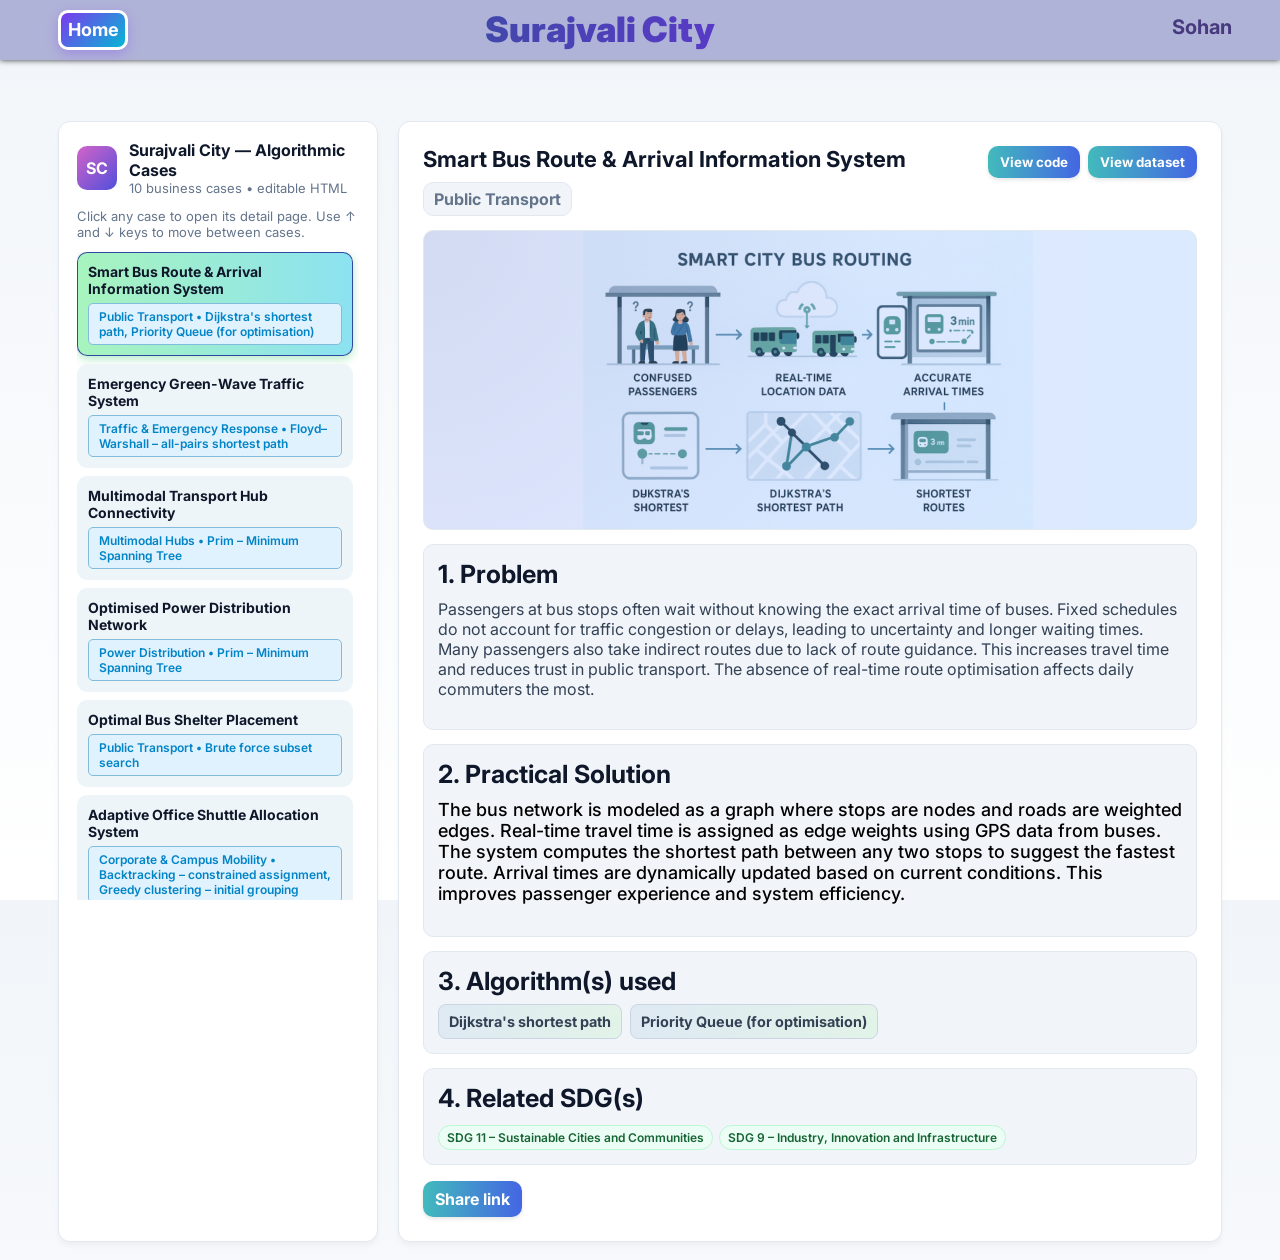
<file: Sohan.html>
<!doctype html>
<html lang="en">

<head>
  <meta charset="utf-8" />
  <meta name="viewport" content="width=device-width,initial-scale=1" />
  <title>Surajvali City – Algorithmic Transport & Energy Cases</title>
  <link href="https://fonts.googleapis.com/css2?family=Inter:wght@300;400;600;700&display=swap" rel="stylesheet">
  <style>
    :root {
      --bg: #f8fafc;
      --panel: #ffffff;
      --muted: #64748b;
      --accent: #7c3aed;
      --accent2: #06b6d4;
      --card-border: #e2e8f0;
      --text-main: #0f172a;
      --text-secondary: #334155;
      --block-bg: #f1f5f9;
    }

    * {
      box-sizing: border-box;
      font-family: Inter, system-ui, Segoe UI, Roboto, Arial;
    }

    html,
    body {
      height: 100%;
      margin: 0;
      background: linear-gradient(180deg, #f1f5f9 0%, #ffffff 100%);
      color: var(--text-secondary);
    }

    .app {
      max-width: 1200px;
      margin: 28px auto;
      display: grid;
      grid-template-columns: 320px 1fr;
      gap: 20px;
      padding: 18px;
    }

    .sidebar {
      background: #ffffff;
      border-radius: 12px;
      padding: 18px;
      margin: 15px 0 0;
      border: 1px solid var(--card-border);
      box-shadow: 0 4px 6px -1px rgba(0, 0, 0, 0.05);
    }

    .home {
      min-width: 70px;
      min-height: 40px;
      position: absolute;
      top: 10px;
      left: max(18px, calc((100vw - 1200px) / 2 + 18px));
      font-size: 18px;
      padding: 6px 3px 3px 7px;
      background: linear-gradient(135deg, var(--accent), var(--accent2));
      border-radius: 10px;
      border: 3px #ffffff solid;
      color: white;
      font-weight: 700;
      z-index: 1200;
      display: block;
      box-shadow: 0 4px 12px rgba(124, 58, 237, 0.3);
      text-decoration: none;
    }

    .brand {
      display: flex;
      gap: 12px;
      align-items: center;
      margin-bottom: 12px;
      color: var(--text-main);
    }

    .logo {
      width: 44px;
      height: 44px;
      border-radius: 10px;
      background: linear-gradient(135deg, rgb(211, 99, 200), rgb(82, 79, 219));
      display: flex;
      align-items: center;
      justify-content: center;
      font-weight: 700;
      color: #fff;
      padding: 0 7px;
    }

    .muted {
      color: var(--muted);
      font-size: 13px;
    }

    .list {
      margin-top: 12px;
      display: flex;
      flex-direction: column;
      gap: 8px;
      max-height: 72vh;
      overflow: auto;
      padding-right: 6px;
    }

    .navitem {
      padding: 10px;
      border-radius: 10px;
      background: #edf5f8;
      cursor: pointer;
      border: 1px solid transparent;
      color: var(--text-secondary);
      transition:
        background 0.2s,
        transform 0.15s ease,
        box-shadow 0.15s ease,
        border-color 0.15s ease;
    }

    .navitem:hover {
      transform: translateY(-2px);
      box-shadow: 0 4px 10px rgba(15, 23, 42, 0.12);
      border-color: rgba(56, 189, 248, 0.8);
    }

    .navitem.active {
      background: linear-gradient(90deg, rgba(105, 236, 142, 0.58), rgba(56, 205, 231, 0.58));
      border-color: rgba(35, 55, 154, 0.9);
      color: var(--text-main);
      box-shadow: 0 3px 10px rgba(34, 197, 94, 0.35);
    }

    .navitem h4 {
      margin: 0 0 6px 0;
      font-size: 14px;
      color: var(--text-main);
    }

    .navitem p {
      margin: 0;
      color: var(--muted);
      font-size: 12px;
    }

    .detail {
      padding: 24px;
      border-radius: 12px;
      background: #ffffff;
      border: 1px solid var(--card-border);
      min-height: 72vh;
      overflow: auto;
      margin: 15px 0 0;
      box-shadow: 0 4px 6px -1px rgba(0, 0, 0, 0.05);
    }

    /* New: smooth detail transition */
    .detail-inner {
      animation: fadeSlideIn 0.25s ease-out;
    }

    @keyframes fadeSlideIn {
      from {
        opacity: 0;
        transform: translateY(4px);
      }

      to {
        opacity: 1;
        transform: translateY(0);
      }
    }

    .top {
      display: flex;
      align-items: flex-start;
      gap: 16px;
    }

    .title h1 {
      margin: 0;
      font-size: 22px;
      color: var(--text-main);
    }

    .badge {
      padding: 6px 10px;
      border-radius: 10px;
      background: #f1f5f9;
      color: var(--muted);
      font-weight: 700;
      border: 1px solid #e2e8f0;
    }

    .hero {
      width: 100%;
      height: 300px;
      margin-top: 14px;
      border-radius: 10px;
      overflow: hidden;
      background: linear-gradient(90deg, #e0e7ff, #dbeafe);
      display: flex;
      align-items: center;
      justify-content: center;
      border: 1px solid var(--card-border);
      position: relative;
    }

    .hero::before {
      content: "";
      position: absolute;
      inset: 0;
      background: radial-gradient(circle at top left, rgba(148, 163, 184, 0.18), transparent 55%);
      pointer-events: none;
    }

    .hero .images {
      width: 80%;
      height: 300px;
      object-fit: contain;
      padding: 0 5px 0 10px;
      mix-blend-mode: multiply;
      transition: transform 0.35s ease;
    }

    .hero:hover .images {
      transform: scale(1.02);
    }

    .hero img {
      width: 100%;
      height: 100%;
      object-fit: contain;
    }

    .block {
      margin-top: 14px;
      padding: 14px;
      border-radius: 10px;
      background: var(--block-bg);
      border: 1px solid var(--card-border);
      transition: box-shadow 0.2s ease, transform 0.2s ease;
    }

    .block:hover {
      box-shadow: 0 4px 12px rgba(15, 23, 42, 0.07);
      transform: translateY(-1px);
    }

    .algos {
      display: flex;
      gap: 8px;
      flex-wrap: wrap;
      margin-top: 8px;
    }

    .algo {
      padding: 8px 10px;
      border-radius: 8px;
      background: linear-gradient(90deg, #dee9f3, rgb(226, 243, 232));
      border: 1px solid #cbd5e1;
      color: var(--text-secondary);
      font-weight: 700;
      font-size: 0.9em;
      transition: transform 0.18s ease, box-shadow 0.18s ease;
    }

    .algo:hover {
      transform: translateY(-1px);
      box-shadow: 0 3px 8px rgba(15, 23, 42, 0.15);
    }

    .actions {
      display: flex;
      gap: 8px;
      margin-left: auto;
    }

    .btn {
      background: linear-gradient(90deg, rgb(66, 186, 188), rgb(68, 102, 227));
      padding: 8px 12px;
      border-radius: 10px;
      border: none;
      color: #fff;
      font-weight: 700;
      cursor: pointer;
      transition: border-radius 0.4s ease, transform 0.2s ease, box-shadow 0.2s ease;
      box-shadow: 0 2px 4px rgba(0, 0, 0, 0.1);
    }

    .btn:hover {
      transform: translateY(-2px) scale(1.01);
      box-shadow: 0 4px 12px rgba(68, 102, 227, 0.3);
    }

    .solutions {
      color: black;
      font-size: 18px;
      font-weight: 500;
    }

    .headlines {
      font-size: 25px;
      color: var(--text-main);
    }

    .metadata {
      color: #0ea5e9;
      background: #e0f2fe;
      border-radius: 5px;
      min-height: 25px;
      padding: 5px 0 5px 10px;
      font-weight: 600;
      border: 1px solid #82bcdc;
    }
.modal-body {
  flex: 1;
  overflow: auto;
}

.modal-body pre.code {
  background: transparent;
  padding: 0;
  margin: 0;
  font-size: 12px;
  font-family: ui-monospace, SFMono-Regular, Menlo, Monaco, Roboto Mono, monospace;
  white-space: pre;
}

    .sdg-badge {
      display: inline-block;
      margin: 4px 6px 0 0;
      padding: 4px 8px;
      border-radius: 999px;
      background: #ecfdf5;
      color: #166534;
      border: 1px solid #bbf7d0;
      font-size: 12px;
      font-weight: 600;
      transition: transform 0.18s ease, box-shadow 0.18s ease;
    }

    .sdg-badge:hover {
      transform: translateY(-1px);
      box-shadow: 0 3px 8px rgba(22, 163, 74, 0.25);
    }

    /* Code modal */
    .modal {
      position: fixed;
      inset: 0;
      background: rgba(15, 23, 42, 0.7);
      display: none;
      align-items: center;
      justify-content: center;
      z-index: 999;
    }

    .modal.show {
      display: flex;
    }

    .modal-content {
      background: #0b1120;
      color: #e2e8f0;
      border-radius: 14px;
      max-width: 900px;
      width: 94%;
      max-height: 80vh;
      padding: 16px;
      box-shadow: 0 24px 60px rgba(15, 23, 42, 0.8);
      display: flex;
      flex-direction: column;
      border: 1px solid #1e293b;
      transform: scale(0.96);
      opacity: 0;
      transition: transform 0.18s ease-out, opacity 0.18s ease-out;
    }

    .modal.show .modal-content {
      transform: scale(1);
      opacity: 1;
    }

    .modal-header {
      display: flex;
      align-items: center;
      justify-content: space-between;
      gap: 10px;
      margin-bottom: 8px;
    }

    .modal-header h3 {
      margin: 0;
      font-size: 16px;
    }

    .modal-close {
      background: transparent;
      border: none;
      font-size: 22px;
      cursor: pointer;
      color: #9ca3af;
    }

    .modal-close:hover {
      color: #e5e7eb;
    }

    .modal-body {
      flex: 1;
      overflow: auto;
    }

    pre.code {
      background: transparent;
      padding: 0;
      margin: 0;
      font-size: 12px;
      font-family: ui-monospace, SFMono-Regular, Menlo, Monaco, "Roboto Mono", monospace;
      white-space: pre;
    }
    .home {
      min-width: 70px;
      min-height: 40px;
      position: absolute;
      top: 10px;
      left: max(18px, calc((100vw - 1200px) / 2 + 18px));
      font-size: 18px;
      padding: 6px 3px 3px 7px;
      background: linear-gradient(135deg, var(--accent), var(--accent2));
      border-radius: 10px;
      margin: 0px 0px 0px 0px;
      border: 3px #ffffff solid; /* White border to pop against light bg */
      color: white;
      font-weight: 700;
      z-index: 1200;
      display: block;
      box-shadow: 0 4px 12px rgba(124, 58, 237, 0.3);
    }

    .topbar {
      position: relative;
      height: 60px;
      margin-bottom: 10px;
      background:rgb(176, 179, 216);
      box-shadow: 0 0px 6px 0px rgba(0, 0, 0, 0.8);
    }
    .cityname{
      width:350px;
      position: absolute;
      left: max(18px, calc((100vw - 1200px) / 2 + 400px));
      top: 8px;
      font-size:35px;
      font-weight:900;
      color:white;
      padding:0px 0px 0px 45px;
      background: linear-gradient(90deg, rgb(33, 47, 152,0.8), rgb(95, 54, 207));
      -webkit-background-clip:text;
      background-clip:text;
      -webkit-text-fill-color:transparent;
      

    }

    .user{
      width:100px;
      position: absolute;
      right: min(18px, calc((100vw - 1200px) / 2 + 720px));
      top: 15px;
      font-size:20px;
      font-weight:700;
      color:rgb(70, 57, 125);
      padding:0px 0px 0px 10px;
      
    }
    @media (max-width: 800px) {
      .app {
        grid-template-columns: 1fr;
        padding: 12px;
      }

      .hero {
        height: 400px;
      }

      .top {
        flex-direction: column;
        gap: 12px;
      }

      .actions {
        margin-left: 0;
      }
    }

    @media (max-width: 700px) {
      .home {
        left: 18px;
        top: 12px;
        padding: 8px 6px;
        min-width: 62px;
      }
    }

    /* Dataset Table Styling */
.table-container {
  overflow-x: auto;
  margin-top: 12px;
  border-radius: 8px;
  border: 1px solid var(--card-border);
}

.dataset-table {
  width: 100%;
  border-collapse: collapse;
  font-family: 'Segoe UI', Tahoma, Geneva, Verdana, sans-serif;
  background: white;
}

.dataset-table thead {
  background: linear-gradient(90deg, #667eea 0%, #764ba2 100%);
  color: white;
  position: sticky;
  top: 0;
  z-index: 10;
}

.dataset-table th {
  padding: 12px 16px;
  text-align: left;
  font-weight: 600;
  font-size: 13px;
  letter-spacing: 0.5px;
  border-bottom: 2px solid #667eea;
}

.dataset-table td {
  padding: 10px 16px;
  border-bottom: 1px solid #e2e8f0;
  font-size: 13px;
  color: #334155;
}

.dataset-table tbody tr {
  transition: background-color 0.2s ease;
}

.dataset-table tbody tr:hover {
  background-color: #f1f5f9;
}

.dataset-table tbody tr:nth-child(even) {
  background-color: #f8fafc;
}

.dataset-table .section-row {
  background-color: #e0e7ff;
  font-weight: 600;
  color: #3730a3;
}

.dataset-table .section-row:hover {
  background-color: #c7d2fe;
}

.export-btn {
  background: linear-gradient(90deg, #10b981 0%, #059669 100%);
  color: white;
  padding: 8px 16px;
  border: none;
  border-radius: 8px;
  cursor: pointer;
  font-weight: 600;
  font-size: 13px;
  margin-top: 12px;
  transition: transform 0.2s ease, box-shadow 0.2s ease;
}

.export-btn:hover {
  transform: translateY(-2px);
  box-shadow: 0 4px 12px rgba(16, 185, 129, 0.3);
}

  </style>
</head>

<body>
  <div class="topbar">
  <a href="https://shivuas.github.io/Surajvali_city.github.io/" style="text-decoration:none;">
    <div class="home btn">Home</div>
    <div class="cityname">Surajvali City</div>
    <div class="user">Sohan</div>
  </a>
</div>
  <div class="app">
    <aside class="sidebar">
      <div class="brand">
        <div class="logo">SC</div>
        <div>
          <div style="font-weight:700">Surajvali City — Algorithmic Cases</div>
          <div class="muted">10 business cases • editable HTML</div>
        </div>
      </div>

      <div class="muted" style="margin-bottom:8px">
        Click any case to open its detail page. Use ↑ and ↓ keys to move between cases.
      </div>

      <div class="list" id="nav"></div>
    </aside>

    <main class="detail" id="detail"></main>
  </div>

  <!-- CODE MODAL -->
  <div id="code-modal" class="modal">
    <div class="modal-content">
      <div class="modal-header">
        <h3 id="code-modal-title">Sample C++ pseudocode</h3>
        <button type="button" class="modal-close" aria-label="Close">&times;</button>
      </div>
      <div class="modal-body">
        <pre id="code-modal-body" class="code"></pre>
      </div>
    </div>
  </div>

  <script>
    // --- CONTENT: 10 business cases with separate SDG field ---
    const pages = [
      {
        id: 'p1',
        zone: 'Public Transport',
        title: 'Smart Bus Route & Arrival Information System',
        photo: './Sohan/1.png',
        phototitle: '',
        problem: `Passengers at bus stops often wait without knowing the exact arrival time of buses. Fixed schedules do not account for traffic congestion or delays, leading to uncertainty and longer waiting times. Many passengers also take indirect routes due to lack of route guidance. This increases travel time and reduces trust in public transport. The absence of real-time route optimisation affects daily commuters the most.`,
        solution: `The bus network is modeled as a graph where stops are nodes and roads are weighted edges. Real-time travel time is assigned as edge weights using GPS data from buses. The system computes the shortest path between any two stops to suggest the fastest route. Arrival times are dynamically updated based on current conditions. This improves passenger experience and system efficiency.`,
        sdg: [
          'SDG 11 – Sustainable Cities and Communities',
          'SDG 9 – Industry, Innovation and Infrastructure'
        ],
        algos: ["Dijkstra's shortest path", "Priority Queue (for optimisation)"]
      },
      {
        id: 'p2',
        zone: 'Traffic & Emergency Response',
        title: 'Emergency Green-Wave Traffic System',
        photo: './Sohan/2.png',
        phototitle: '',
        problem: `Emergency vehicles such as ambulances and fire engines face delays at busy junctions due to fixed signal timings. Traffic lights do not prioritise emergency situations, causing loss of valuable response time. Even short delays can lead to severe consequences. The lack of a system to quickly identify the fastest route worsens the problem. Current traffic control systems are not adaptive.`,
        solution: `Major junctions are modeled as nodes and roads as weighted edges based on travel time. Shortest paths between all important locations are precomputed. When an emergency call is received, the fastest corridor is instantly selected. Traffic signals along this path are temporarily synchronised to stay green. This creates a clear and uninterrupted route for emergency vehicles.`,
        sdg: [
          'SDG 3 – Good Health and Well-Being',
          'SDG 11 – Sustainable Cities and Communities'
        ],
        algos: ['Floyd–Warshall – all-pairs shortest path']
      },
      {
        id: 'p3',
        zone: 'Multimodal Hubs',
        title: 'Multimodal Transport Hub Connectivity',
        photo: './Sohan/3.png',
        phototitle: '',
        problem: `Key transport hubs like bus stands, railway stations, airports, and metro nodes are often poorly connected. Passengers are forced to take long and indirect routes with multiple transfers. This increases travel time and congestion. The lack of planned connectivity reduces the efficiency of public transport systems. It also discourages the use of multimodal travel.`,
        solution: `All major transport hubs are treated as nodes in a graph. Distances or travel times between hubs are assigned as edge weights. A minimum spanning tree is constructed to connect all hubs with minimum total cost. The selected connections form a backbone network for high-frequency shuttles or BRT routes. This improves connectivity while keeping infrastructure cost low.`,
        sdg: [
          'SDG 9 – Industry, Innovation and Infrastructure',
          'SDG 11 – Sustainable Cities and Communities'
        ],
        algos: ['Prim – Minimum Spanning Tree']
      },
      {
        id: 'p4',
        zone: 'Power Distribution',
        title: 'Optimised Power Distribution Network',
        photo: './Sohan/4.png',
        phototitle: '',
        problem: `Many neighbourhoods experience low voltage and frequent outages due to poorly planned distribution lines. Cables were extended in an ad-hoc manner without considering optimal routing. Long cable lengths lead to higher power losses and maintenance costs. Faults also take longer to isolate and repair. This reduces the reliability of the power supply.`,
        solution: `Substations and neighbourhood loads are modeled as nodes in a graph. Possible cable routes are represented as weighted edges based on length or cost. A minimum spanning tree is generated to connect all loads with minimum total cable length. This layout reduces losses and maintenance effort. Additional links can be added later for redundancy.`,
        sdg: [
          'SDG 7 – Affordable and Clean Energy',
          'SDG 9 – Industry, Innovation and Infrastructure'
        ],
        algos: ['Prim – Minimum Spanning Tree']
      },
      {
        id: 'p5',
        zone: 'Public Transport',
        title: 'Optimal Bus Shelter Placement',
        photo: './Sohan/5.png',
        phototitle: '',
        problem: `Cities can only afford to build a limited number of bus shelters. Random placement often results in shelters at low-demand stops while crowded stops remain uncovered. This leads to passenger discomfort and inefficient use of resources. There is no data-driven method to prioritise high-demand locations. A systematic approach is required.`,
        solution: `Each bus stop is assigned an average daily passenger count. All possible combinations of K stops are evaluated. For each combination, the total passenger coverage is calculated. The combination that serves the maximum number of passengers is selected. This ensures shelters benefit the highest number of commuters.`,
        sdg: [
          'SDG 11 – Sustainable Cities and Communities',
          'SDG 10 – Reduced Inequalities'
        ],
        algos: ['Brute force subset search']
      },
      {
        id: 'p6',
        zone: 'Corporate & Campus Mobility',
        title: 'Adaptive Office Shuttle Allocation System',
        photo: './Sohan/6.jpeg',
        phototitle: '',
        problem: `Fixed shuttle routes and timings lead to uneven passenger distribution, causing overcrowding on some vehicles and underutilisation on others. Passengers experience discomfort and longer travel times. Fuel and operational costs increase due to inefficient routing. Daily changes in employee locations and work hours make static planning ineffective. A flexible and optimised allocation method is required.`,
        solution: `Passengers are first grouped based on proximity and similar working hours to reduce route overlap. A greedy clustering approach quickly forms near-optimal passenger groups for each shuttle. To ensure feasibility, a backtracking algorithm (syllabus anchor) validates assignments against seat capacity and maximum distance constraints. If a greedy assignment violates constraints, the system backtracks and adjusts allocations. This hybrid approach achieves efficiency while guaranteeing valid shuttle plans.`,
        sdg: [
          'SDG 9 – Industry, Innovation and Infrastructure',
          'SDG 11 – Sustainable Cities and Communities',
          'SDG 12 – Responsible Consumption and Production'
        ],
        algos: ['Backtracking – constrained assignment', 'Greedy clustering – initial grouping']
      },
      {
        id: 'p7',
        zone: 'Transport Analytics',
        title: 'Transport Incident Log Analysis System',
        photo: './Sohan/7.png',
        phototitle: '',
        problem: `The transport department generates large text logs every day containing details about breakdowns, delays, and safety incidents. These logs are unstructured and spread across multiple systems. Manually searching them for recurring issues such as signal failure or brake overheating is time-consuming and error-prone. Important patterns may be missed, delaying corrective action. This reduces system reliability and safety.`,
        solution: `All logs from buses, junctions, and control centres are merged into a single searchable text repository. When a user enters a keyword or phrase, the Knuth–Morris–Pratt (KMP) algorithm efficiently searches the entire log without rechecking characters. To improve usability, the matched results are grouped and counted by location and time. This helps engineers quickly identify recurring problems and prioritise maintenance actions.`,
        sdg: [
          'SDG 9 – Industry, Innovation and Infrastructure',
          'SDG 11 – Sustainable Cities and Communities',
          'SDG 3 – Good Health and Well-Being'
        ],
        algos: ['Knuth–Morris–Pratt (KMP) string search', 'Frequency counting and grouping']
      },
      {
        id: 'p8',
        zone: 'Renewable Energy Planning',
        title: 'Renewable Energy Forecasting System',
        photo: './Sohan/8.png',
        phototitle: '',
        problem: `The city is rapidly integrating rooftop solar plants and small wind turbines into its power network. However, renewable generation is highly variable and depends on weather conditions. Without accurate short-term forecasts, the control centre often overuses backup generators or reacts too late. This leads to fuel wastage, voltage fluctuations, frequency instability, and occasional load shedding. A reliable forecasting mechanism is required for stable grid operation.`,
        solution: `Historical renewable generation data is combined with past weather information such as irradiance, temperature, cloud cover, and wind speed. For each future hour or day, forecasted weather conditions are compared with historical records. Similar historical days are identified and ranked using a sorting algorithm. The average generation pattern of the closest matches is used as the forecast. This enables better scheduling of backup generators, batteries, and flexible loads.`,
        sdg: [
          'SDG 7 – Affordable and Clean Energy',
          'SDG 9 – Industry, Innovation and Infrastructure',
          'SDG 13 – Climate Action'
        ],
        algos: ['Similarity-based averaging', 'Sorting']
      },
      {
        id: 'p9',
        zone: 'Smart Grid Operations',
        title: 'City-Wide Smart Grid Fault Detection & Isolation System',
        photo: './Sohan/9.png',
        phototitle: './',
        problem: `The city’s electrical distribution network is large and complex, covering many substations, feeders, and neighbourhood transformers. Faults are often detected only after customer complaints are received. Repair teams spend significant time manually tracing the network to locate the fault. This increases outage duration, economic losses, and safety risks. Faster fault detection and localisation are required.`,
        solution: `Smart sensors continuously monitor current, voltage, and temperature across the network and send data to a control centre. Abnormal readings are detected automatically using predefined thresholds. The feeder network is modeled as a graph to analyse power flow paths. Dijkstra’s algorithm is used to quickly find alternative healthy paths for power rerouting after isolating the faulty segment. Repair teams are dispatched directly to the identified fault location, reducing outage time.`,
        sdg: [
          'SDG 7 – Affordable and Clean Energy',
          'SDG 9 – Industry, Innovation and Infrastructure',
          'SDG 11 – Sustainable Cities and Communities',
        ],
        algos: ['Threshold-based anomaly detection', 'Dijkstra’s shortest path Algorithm']
      },
      {
        id: 'p10',
        zone: 'Microgrids & Resilience',
        title: 'Smart Renewable Microgrid Planner',
        photo: './Sohan/10.png',
        phototitle: '',
        problem: `Many residential communities, campuses, and hospitals depend entirely on the main power grid. During peak demand or grid failures, they experience power interruptions that affect safety and essential services. Although rooftops and local spaces are suitable for solar panels and batteries, these resources remain underutilised. The main reason is the lack of a structured microgrid design. An efficient and low-cost local energy network is required.`,
        solution: `Load demand, rooftop solar potential, battery options, and feasible cable routes are collected for the target area. Solar and battery capacities are selected using simple sizing rules based on average daily load and backup requirements. All buildings and substations are modeled as nodes in a graph. A minimum spanning tree is used to design a wiring layout with minimum total cable cost. The resulting microgrid can operate with the main grid or independently during outages.`,
        sdg: [
          'SDG 7 – Affordable and Clean Energy',
          'SDG 9 – Industry, Innovation and Infrastructure',
          'SDG 11 – Sustainable Cities and Communities',
          'SDG 13 – Climate Action'
        ],
        algos: ['Solar/battery sizing rules', 'Prim – Minimum Spanning Tree']
      }
    ];

    // --- Full algorithm code snippets (same as before) ---
    const codeSnippets = {
      p1: `#include <bits/stdc++.h>
using namespace std;

int main() {
    int n, m;
    cin >> n >> m;

    vector<vector<pair<int,int>>> g(n);
    for(int i=0;i<m;i++){
        int u,v,w;
        cin>>u>>v>>w;
        g[u].push_back({v,w});
        g[v].push_back({u,w});
    }

    int src, dest;
    cin >> src >> dest;

    vector<int> dist(n, INT_MAX), parent(n, -1);
    priority_queue<pair<int,int>, vector<pair<int,int>>, greater<>> pq;

    dist[src] = 0;
    pq.push({0, src});

    while(!pq.empty()){
        auto [d,u] = pq.top(); pq.pop();
        if(d > dist[u]) continue;

        for(auto [v,w] : g[u]){
            if(dist[u] + w < dist[v]){
                dist[v] = dist[u] + w;
                parent[v] = u;
                pq.push({dist[v], v});
            }
        }
    }

    cout << "Min travel time: " << dist[dest] << "\nPath: ";
    vector<int> path;
    for(int v=dest; v!=-1; v=parent[v]) path.push_back(v);
    reverse(path.begin(), path.end());
    for(int x:path) cout<<x<<" ";
}

`,
      p2: `#include <bits/stdc++.h>
using namespace std;
#define INF 999

int main(){
    int n; cin>>n;
    vector<vector<int>> dist(n, vector<int>(n));
    vector<vector<int>> next(n, vector<int>(n));

    for(int i=0;i<n;i++){
        for(int j=0;j<n;j++){
            cin>>dist[i][j];
            next[i][j] = (dist[i][j]==INF ? -1 : j);
        }
    }

    for(int k=0;k<n;k++)
        for(int i=0;i<n;i++)
            for(int j=0;j<n;j++)
                if(dist[i][k]+dist[k][j] < dist[i][j]){
                    dist[i][j] = dist[i][k]+dist[k][j];
                    next[i][j] = next[i][k];
                }

    int s,d; cin>>s>>d;
    cout<<"Fastest time: "<<dist[s][d]<<"\nPath: "<<s<<" ";
    while(s!=d){
        s = next[s][d];
        cout<<s<<" ";
    }
}

`,
      p3: `#include <bits/stdc++.h>
using namespace std;

int main(){
    int n; cin>>n;
    vector<vector<int>> g(n, vector<int>(n));
    for(int i=0;i<n;i++)
        for(int j=0;j<n;j++)
            cin>>g[i][j];

    vector<int> key(n, INT_MAX), parent(n,-1);
    vector<bool> used(n,false);
    key[0]=0;

    for(int i=0;i<n;i++){
        int u=-1;
        for(int j=0;j<n;j++)
            if(!used[j] && (u==-1 || key[j]<key[u])) u=j;

        used[u]=true;
        for(int v=0;v<n;v++)
            if(g[u][v] && !used[v] && g[u][v]<key[v]){
                key[v]=g[u][v];
                parent[v]=u;
            }
    }

    int cost=0;
    for(int i=1;i<n;i++){
        cout<<parent[i]<<" - "<<i<<" : "<<g[i][parent[i]]<<"\n";
        cost+=g[i][parent[i]];
    }
    cout<<"Total cost: "<<cost;
}

`,
      p4: `#include <bits/stdc++.h>
using namespace std;

int main(){
    int n,k; cin>>n>>k;
    vector<int> p(n);
    for(int i=0;i<n;i++) cin>>p[i];

    int best=0;
    vector<int> ans;

    for(int mask=0; mask<(1<<n); mask++){
        if(__builtin_popcount(mask)!=k) continue;
        int sum=0;
        vector<int> cur;
        for(int i=0;i<n;i++)
            if(mask&(1<<i)){
                sum+=p[i];
                cur.push_back(i);
            }
        if(sum>best){
            best=sum;
            ans=cur;
        }
    }

    cout<<"Best stops: ";
    for(int x:ans) cout<<x<<" ";
    cout<<"\nCoverage: "<<best;
}

`,
      p5: `#include <bits/stdc++.h>
using namespace std;

int main(){
    int n,k; cin>>n>>k;
    vector<int> p(n);
    for(int i=0;i<n;i++) cin>>p[i];

    int best=0;
    vector<int> ans;

    for(int mask=0; mask<(1<<n); mask++){
        if(__builtin_popcount(mask)!=k) continue;
        int sum=0;
        vector<int> cur;
        for(int i=0;i<n;i++)
            if(mask&(1<<i)){
                sum+=p[i];
                cur.push_back(i);
            }
        if(sum>best){
            best=sum;
            ans=cur;
        }
    }

    cout<<"Best stops: ";
    for(int x:ans) cout<<x<<" ";
    cout<<"\nCoverage: "<<best;
}

`,
      p6: `#include <bits/stdc++.h>
using namespace std;

int n, shuttles, cap;
vector<int> dist;
vector<int> load;

bool assign(int i){
    if(i==n) return true;
    for(int s=0;s<shuttles;s++){
        if(load[s]+dist[i] <= cap){
            load[s]+=dist[i];
            if(assign(i+1)) return true;
            load[s]-=dist[i];
        }
    }
    return false;
}

int main(){
    cin>>n>>shuttles;
    cin>>cap;
    dist.resize(n);
    for(int i=0;i<n;i++) cin>>dist[i];

    load.assign(shuttles,0);
    if(assign(0)) cout<<"Valid assignment found";
    else cout<<"No feasible assignment";
}
`,
      p7: `#include <bits/stdc++.h>
using namespace std;

vector<int> lps(string p){
    int n=p.size();
    vector<int> l(n);
    for(int i=1,len=0;i<n;){
        if(p[i]==p[len]) l[i++]=++len;
        else if(len) len=l[len-1];
        else l[i++]=0;
    }
    return l;
}

int main(){
    string text, pat;
    getline(cin,text);
    getline(cin,pat);

    auto L = lps(pat);
    int i=0,j=0,count=0;

    while(i<text.size()){
        if(text[i]==pat[j]) i++,j++;
        if(j==pat.size()){
            count++;
            j=L[j-1];
        }
        else if(i<text.size() && text[i]!=pat[j]){
            if(j) j=L[j-1];
            else i++;
        }
    }
    cout<<"Occurrences: "<<count;
}
`,
      p8: `#include <bits/stdc++.h>
using namespace std;

int main(){
    int n; cin>>n;
    vector<int> g(n);
    for(int i=0;i<n;i++) cin>>g[i];

    sort(g.begin(), g.end()); // merge/quick sort internally

    int avg=0;
    for(int x:g) avg+=x;
    cout<<"Forecast generation: "<<avg/n;
}
`,
      p9: `#include <bits/stdc++.h>
using namespace std;

int main() {
    int n, m;
    cin >> n >> m;

    vector<vector<pair<int,int>>> g(n);
    for(int i=0;i<m;i++){
        int u,v,w;
        cin>>u>>v>>w;
        g[u].push_back({v,w});
        g[v].push_back({u,w});
    }

    int src, dest;
    cin >> src >> dest;

    vector<int> dist(n, INT_MAX), parent(n, -1);
    priority_queue<pair<int,int>, vector<pair<int,int>>, greater<>> pq;

    dist[src] = 0;
    pq.push({0, src});

    while(!pq.empty()){
        auto [d,u] = pq.top(); pq.pop();
        if(d > dist[u]) continue;

        for(auto [v,w] : g[u]){
            if(dist[u] + w < dist[v]){
                dist[v] = dist[u] + w;
                parent[v] = u;
                pq.push({dist[v], v});
            }
        }
    }

    cout << "Min travel time: " << dist[dest] << "\nPath: ";
    vector<int> path;
    for(int v=dest; v!=-1; v=parent[v]) path.push_back(v);
    reverse(path.begin(), path.end());
    for(int x:path) cout<<x<<" ";
}
`,
      p10: `#include <bits/stdc++.h>
using namespace std;

int main(){
    int n; cin>>n;
    vector<vector<int>> g(n, vector<int>(n));
    for(int i=0;i<n;i++)
        for(int j=0;j<n;j++)
            cin>>g[i][j];

    vector<int> key(n, INT_MAX), parent(n,-1);
    vector<bool> used(n,false);
    key[0]=0;

    for(int i=0;i<n;i++){
        int u=-1;
        for(int j=0;j<n;j++)
            if(!used[j] && (u==-1 || key[j]<key[u])) u=j;

        used[u]=true;
        for(int v=0;v<n;v++)
            if(g[u][v] && !used[v] && g[u][v]<key[v]){
                key[v]=g[u][v];
                parent[v]=u;
            }
    }

    int cost=0;
    for(int i=1;i<n;i++){
        cout<<parent[i]<<" - "<<i<<" : "<<g[i][parent[i]]<<"\n";
        cost+=g[i][parent[i]];
    }
    cout<<"Total cost: "<<cost;
}
`
    };

const datasetSnippets = {
  p1:`RouteID,FromStop,ToStop,DistanceKm,CurrentTravelTimeMin,TrafficLevel,BusID
R001,StopA,StopB,2.1,6,Medium,BUS101
R002,StopB,StopC,1.8,5,Low,BUS102
R003,StopC,StopD,2.5,8,High,BUS103
R004,StopA,StopC,3.2,9,Medium,BUS104
R005,StopB,StopD,4.1,12,High,BUS105
R006,StopD,StopE,2.0,6,Low,BUS101
R007,StopC,StopE,3.6,11,High,BUS102
R008,StopE,StopF,1.9,5,Low,BUS106
R009,StopF,StopG,2.7,7,Medium,BUS107
R010,StopG,StopH,3.3,10,High,BUS108

R011,StopH,StopI,2.4,7,Medium,BUS109
R012,StopI,StopJ,1.6,4,Low,BUS110
R013,StopJ,StopK,2.8,8,Medium,BUS111
R014,StopK,StopL,3.5,11,High,BUS112
R015,StopL,StopM,1.7,5,Low,BUS113
R016,StopM,StopN,2.9,9,Medium,BUS114
R017,StopN,StopO,3.8,12,High,BUS115
R018,StopO,StopP,2.2,6,Low,BUS116
R019,StopP,StopQ,3.1,9,Medium,BUS117
R020,StopQ,StopR,4.0,13,High,BUS118

R021,StopR,StopS,2.6,8,Medium,BUS119
R022,StopS,StopT,1.5,4,Low,BUS120
R023,StopT,StopU,2.3,6,Low,BUS121
R024,StopU,StopV,3.7,11,High,BUS122
R025,StopV,StopW,2.9,9,Medium,BUS123
R026,StopW,StopX,1.8,5,Low,BUS124
R027,StopX,StopY,3.4,10,High,BUS125
R028,StopY,StopZ,2.1,6,Medium,BUS126
R029,StopZ,StopA,4.2,14,High,BUS127
R030,StopB,StopF,5.0,15,High,BUS128

R031,StopC,StopG,4.6,14,High,BUS129
R032,StopD,StopH,5.1,16,High,BUS130
R033,StopE,StopI,4.3,13,Medium,BUS131
R034,StopF,StopJ,3.9,12,Medium,BUS132
R035,StopG,StopK,4.7,15,High,BUS133
R036,StopH,StopL,5.3,17,High,BUS134
R037,StopI,StopM,3.2,9,Medium,BUS135
R038,StopJ,StopN,4.8,14,High,BUS136
R039,StopK,StopO,5.5,18,High,BUS137
R040,StopL,StopP,3.6,11,Medium,BUS138

R041,StopM,StopQ,4.1,12,Medium,BUS139
R042,StopN,StopR,5.0,15,High,BUS140
R043,StopO,StopS,3.4,10,Medium,BUS141
R044,StopP,StopT,4.2,13,High,BUS142
R045,StopQ,StopU,2.8,8,Low,BUS143
R046,StopR,StopV,5.6,17,High,BUS144
R047,StopS,StopW,3.1,9,Medium,BUS145
R048,StopT,StopX,4.4,13,High,BUS146
R049,StopU,StopY,3.7,11,Medium,BUS147
R050,StopV,StopZ,5.2,16,High,BUS148

R051,StopW,StopA,4.0,12,Medium,BUS149
R052,StopX,StopB,3.3,10,Medium,BUS150
R053,StopY,StopC,4.8,14,High,BUS151
R054,StopZ,StopD,5.1,15,High,BUS152
R055,StopA,StopE,3.9,11,Medium,BUS153
R056,StopB,StopG,4.5,13,High,BUS154
R057,StopC,StopH,5.4,17,High,BUS155
R058,StopD,StopI,4.7,14,High,BUS156
R059,StopE,StopJ,3.6,10,Medium,BUS157
R060,StopF,StopK,5.8,18,High,BUS158
`,

  p2:`RoadID,FromJunction,ToJunction,DistanceKm,AvgTravelTimeMin,SignalPriorityEnabled
J001,JunctionA,JunctionB,2.0,4,1
J002,JunctionB,JunctionC,1.5,3,1
J003,JunctionC,JunctionD,2.8,6,0
J004,JunctionD,JunctionE,3.2,7,0
J005,JunctionE,JunctionF,1.9,4,1
J006,JunctionF,JunctionG,2.4,5,1
J007,JunctionG,JunctionH,3.1,7,0
J008,JunctionH,JunctionI,2.6,6,0
J009,JunctionI,JunctionJ,1.8,4,1
J010,JunctionJ,JunctionK,3.5,8,0

J011,JunctionK,JunctionL,2.2,5,1
J012,JunctionL,JunctionM,1.7,4,1
J013,JunctionM,JunctionN,2.9,6,0
J014,JunctionN,JunctionO,3.6,8,0
J015,JunctionO,JunctionP,2.1,5,1
J016,JunctionP,JunctionQ,2.7,6,1
J017,JunctionQ,JunctionR,3.4,7,0
J018,JunctionR,JunctionS,1.6,4,1
J019,JunctionS,JunctionT,2.5,6,0
J020,JunctionT,JunctionU,3.8,8,0

J021,JunctionU,JunctionV,2.3,5,1
J022,JunctionV,JunctionW,1.9,4,1
J023,JunctionW,JunctionX,3.0,7,0
J024,JunctionX,JunctionY,2.6,6,0
J025,JunctionY,JunctionZ,1.8,4,1
J026,JunctionZ,JunctionA,3.9,9,0
J027,JunctionA,JunctionC,3.1,7,0
J028,JunctionB,JunctionD,2.7,6,1
J029,JunctionC,JunctionE,3.4,7,0
J030,JunctionD,JunctionF,2.0,5,1

J031,JunctionE,JunctionG,3.6,8,0
J032,JunctionF,JunctionH,2.9,6,0
J033,JunctionG,JunctionI,3.3,7,0
J034,JunctionH,JunctionJ,2.4,5,1
J035,JunctionI,JunctionK,3.7,8,0
J036,JunctionJ,JunctionL,2.8,6,0
J037,JunctionK,JunctionM,1.9,4,1
J038,JunctionL,JunctionN,3.2,7,0
J039,JunctionM,JunctionO,2.5,6,0
J040,JunctionN,JunctionP,3.4,7,0

J041,JunctionO,JunctionQ,2.6,6,0
J042,JunctionP,JunctionR,3.0,7,0
J043,JunctionQ,JunctionS,1.8,4,1
J044,JunctionR,JunctionT,2.9,6,0
J045,JunctionS,JunctionU,3.1,7,0
J046,JunctionT,JunctionV,2.2,5,1
J047,JunctionU,JunctionW,3.5,8,0
J048,JunctionV,JunctionX,2.7,6,0
J049,JunctionW,JunctionY,3.3,7,0
J050,JunctionX,JunctionZ,2.0,5,1

J051,JunctionY,JunctionA,3.8,8,0
J052,JunctionZ,JunctionB,2.9,6,0
J053,JunctionC,JunctionF,4.0,9,0
J054,JunctionD,JunctionG,3.6,8,0
J055,JunctionE,JunctionH,4.2,9,0
J056,JunctionF,JunctionI,3.5,8,0
J057,JunctionG,JunctionJ,4.1,9,0
J058,JunctionH,JunctionK,3.8,8,0
J059,JunctionI,JunctionL,3.4,7,0
J060,JunctionJ,JunctionM,4.0,9,0
`,

  p3:`LinkID,FromHub,ToHub,DistanceKm,EstimatedCostLakhs
L001,BusStandA,RailwayStationA,3.2,45
L002,RailwayStationA,MetroStationA,2.1,32
L003,MetroStationA,AirportA,8.5,120
L004,BusStandA,MetroStationA,2.8,40
L005,RailwayStationA,AirportA,9.0,130
L006,BusStandB,RailwayStationB,3.5,48
L007,RailwayStationB,MetroStationB,2.4,35
L008,MetroStationB,AirportB,7.8,110
L009,BusStandB,MetroStationB,3.0,42
L010,RailwayStationB,AirportB,8.6,125

L011,BusStandC,RailwayStationC,3.1,44
L012,RailwayStationC,MetroStationC,2.2,33
L013,MetroStationC,AirportC,8.2,118
L014,BusStandC,MetroStationC,2.9,41
L015,RailwayStationC,AirportC,9.3,132
L016,BusStandD,RailwayStationD,3.6,50
L017,RailwayStationD,MetroStationD,2.5,36
L018,MetroStationD,AirportD,7.9,112
L019,BusStandD,MetroStationD,3.3,45
L020,RailwayStationD,AirportD,8.8,128

L021,BusStandE,RailwayStationE,3.0,43
L022,RailwayStationE,MetroStationE,2.0,31
L023,MetroStationE,AirportE,8.1,116
L024,BusStandE,MetroStationE,2.7,39
L025,RailwayStationE,AirportE,9.1,129
L026,BusStandF,RailwayStationF,3.4,47
L027,RailwayStationF,MetroStationF,2.3,34
L028,MetroStationF,AirportF,8.4,119
L029,BusStandF,MetroStationF,3.1,43
L030,RailwayStationF,AirportF,8.9,127

L031,BusStandG,RailwayStationG,3.7,51
L032,RailwayStationG,MetroStationG,2.6,37
L033,MetroStationG,AirportG,8.0,114
L034,BusStandG,MetroStationG,3.4,46
L035,RailwayStationG,AirportG,9.4,134
L036,BusStandH,RailwayStationH,3.2,45
L037,RailwayStationH,MetroStationH,2.1,32
L038,MetroStationH,AirportH,7.7,108
L039,BusStandH,MetroStationH,2.9,41
L040,RailwayStationH,AirportH,8.5,123

L041,BusStandI,RailwayStationI,3.5,49
L042,RailwayStationI,MetroStationI,2.4,35
L043,MetroStationI,AirportI,8.3,117
L044,BusStandI,MetroStationI,3.2,44
L045,RailwayStationI,AirportI,9.2,131
L046,BusStandJ,RailwayStationJ,3.1,44
L047,RailwayStationJ,MetroStationJ,2.0,31
L048,MetroStationJ,AirportJ,7.6,106
L049,BusStandJ,MetroStationJ,2.8,40
L050,RailwayStationJ,AirportJ,8.4,121

L051,MetroStationA,MetroStationB,6.5,95
L052,MetroStationB,MetroStationC,6.2,92
L053,MetroStationC,MetroStationD,6.8,98
L054,MetroStationD,MetroStationE,6.0,90
L055,MetroStationE,MetroStationF,6.4,94
L056,MetroStationF,MetroStationG,6.7,97
L057,MetroStationG,MetroStationH,6.1,91
L058,MetroStationH,MetroStationI,6.3,93
L059,MetroStationI,MetroStationJ,6.6,96
L060,BusStandA,BusStandB,5.5,80
`,

  p4:`LineID,FromNode,ToNode,CableLengthKm,InstallationCostLakhs
P001,SubstationA,AreaA,1.8,22
P002,SubstationA,AreaB,2.4,30
P003,SubstationA,AreaC,3.1,38
P004,AreaA,AreaB,1.2,15
P005,AreaB,AreaC,1.5,18
P006,AreaC,AreaD,2.0,25
P007,AreaD,AreaE,1.7,21
P008,AreaE,AreaF,2.3,28
P009,AreaF,AreaG,1.9,24
P010,AreaG,AreaH,2.6,32

P011,SubstationB,AreaI,2.1,26
P012,SubstationB,AreaJ,2.8,35
P013,SubstationB,AreaK,3.4,42
P014,AreaI,AreaJ,1.4,17
P015,AreaJ,AreaK,1.6,19
P016,AreaK,AreaL,2.2,27
P017,AreaL,AreaM,1.9,23
P018,AreaM,AreaN,2.5,31
P019,AreaN,AreaO,2.0,26
P020,AreaO,AreaP,2.7,34

P021,SubstationC,AreaQ,1.9,24
P022,SubstationC,AreaR,2.6,33
P023,SubstationC,AreaS,3.2,40
P024,AreaQ,AreaR,1.3,16
P025,AreaR,AreaS,1.7,21
P026,AreaS,AreaT,2.4,30
P027,AreaT,AreaU,1.8,22
P028,AreaU,AreaV,2.6,33
P029,AreaV,AreaW,2.1,27
P030,AreaW,AreaX,2.9,36

P031,SubstationD,AreaY,2.2,28
P032,SubstationD,AreaZ,2.9,37
P033,AreaY,AreaZ,1.5,19
P034,AreaZ,AreaAA,2.3,29
P035,AreaAA,AreaAB,1.8,22
P036,AreaAB,AreaAC,2.6,33
P037,AreaAC,AreaAD,2.0,26
P038,AreaAD,AreaAE,2.7,34
P039,AreaAE,AreaAF,2.1,27
P040,AreaAF,AreaAG,2.8,35

P041,SubstationE,AreaAH,1.7,21
P042,SubstationE,AreaAI,2.5,31
P043,AreaAH,AreaAI,1.3,16
P044,AreaAI,AreaAJ,2.0,26
P045,AreaAJ,AreaAK,1.6,20
P046,AreaAK,AreaAL,2.4,30
P047,AreaAL,AreaAM,1.9,24
P048,AreaAM,AreaAN,2.6,33
P049,AreaAN,AreaAO,2.2,28
P050,AreaAO,AreaAP,2.9,36

P051,AreaA,AreaI,3.5,45
P052,AreaC,AreaJ,3.8,48
P053,AreaF,AreaM,4.0,50
P054,AreaH,AreaQ,4.2,52
P055,AreaK,AreaR,3.6,46
P056,AreaN,AreaT,3.9,49
P057,AreaP,AreaV,4.1,51
P058,AreaS,AreaY,3.7,47
P059,AreaW,AreaAH,4.3,54
P060,AreaZ,AreaAJ,3.8,48
`,

  p5:`StopID,StopName,Zone,AvgDailyPassengers,ExistingShelter
S001,StopA,North,420,No
S002,StopB,North,180,Yes
S003,StopC,North,350,No
S004,StopD,North,260,No
S005,StopE,North,510,Yes
S006,StopF,East,290,No
S007,StopG,East,470,No
S008,StopH,East,150,Yes
S009,StopI,East,380,No
S010,StopJ,East,560,No

S011,StopK,South,410,Yes
S012,StopL,South,230,No
S013,StopM,South,490,No
S014,StopN,South,270,No
S015,StopO,South,620,Yes
S016,StopP,West,340,No
S017,StopQ,West,210,Yes
S018,StopR,West,460,No
S019,StopS,West,300,No
S020,StopT,West,540,No

S021,StopU,Central,680,Yes
S022,StopV,Central,590,No
S023,StopW,Central,720,No
S024,StopX,Central,310,Yes
S025,StopY,Central,450,No
S026,StopZ,North,390,No
S027,StopAA,North,250,Yes
S028,StopAB,North,530,No
S029,StopAC,North,610,No
S030,StopAD,North,280,No

S031,StopAE,East,470,Yes
S032,StopAF,East,360,No
S033,StopAG,East,520,No
S034,StopAH,East,190,Yes
S035,StopAI,East,430,No
S036,StopAJ,South,580,No
S037,StopAK,South,340,Yes
S038,StopAL,South,490,No
S039,StopAM,South,260,No
S040,StopAN,South,610,No

S041,StopAO,West,320,No
S042,StopAP,West,470,Yes
S043,StopAQ,West,540,No
S044,StopAR,West,290,No
S045,StopAS,West,410,No
S046,StopAT,Central,760,Yes
S047,StopAU,Central,630,No
S048,StopAV,Central,350,No
S049,StopAW,Central,520,No
S050,StopAX,Central,280,Yes

S051,StopAY,North,450,No
S052,StopAZ,North,600,No
S053,StopBA,East,390,No
S054,StopBB,East,480,No
S055,StopBC,South,570,No
S056,StopBD,South,310,Yes
S057,StopBE,West,430,No
S058,StopBF,West,650,No
S059,StopBG,Central,700,No
S060,StopBH,Central,360,No
`,

  p6:`PassengerID,HomeZone,PickupPoint,WorkStartTime,WorkEndTime,DistanceKm,AssignedShuttle
P001,North,StopA,09:00,17:00,4.2,
P002,North,StopA,09:00,17:00,3.8,
P003,North,StopB,08:30,16:30,5.1,
P004,North,StopB,09:00,18:00,6.0,
P005,North,StopC,10:00,19:00,4.5,
P006,East,StopD,09:00,17:00,3.9,
P007,East,StopD,08:30,16:30,4.7,
P008,East,StopE,09:00,17:00,6.2,
P009,East,StopE,10:00,19:00,5.8,
P010,East,StopF,09:00,18:00,7.0,

P011,South,StopG,08:00,16:00,4.1,
P012,South,StopG,08:30,16:30,3.6,
P013,South,StopH,09:00,17:00,5.4,
P014,South,StopH,10:00,18:00,6.3,
P015,South,StopI,09:00,17:00,4.9,
P016,West,StopJ,08:00,16:00,5.7,
P017,West,StopJ,08:30,16:30,6.1,
P018,West,StopK,09:00,17:00,4.4,
P019,West,StopK,10:00,19:00,6.8,
P020,West,StopL,09:00,18:00,7.2,

P021,Central,StopM,09:00,17:00,2.8,
P022,Central,StopM,08:30,16:30,3.1,
P023,Central,StopN,09:00,17:00,3.6,
P024,Central,StopN,10:00,19:00,4.2,
P025,Central,StopO,09:00,18:00,3.9,
P026,North,StopC,08:00,16:00,5.0,
P027,North,StopA,08:30,16:30,4.6,
P028,North,StopB,10:00,19:00,6.7,
P029,North,StopC,09:00,17:00,5.3,
P030,North,StopD,09:00,18:00,6.9,

P031,East,StopE,08:00,16:00,5.4,
P032,East,StopF,08:30,16:30,6.2,
P033,East,StopF,09:00,17:00,6.8,
P034,East,StopG,10:00,19:00,7.1,
P035,East,StopH,09:00,18:00,5.9,
P036,South,StopI,08:00,16:00,4.8,
P037,South,StopJ,08:30,16:30,5.2,
P038,South,StopJ,09:00,17:00,5.7,
P039,South,StopK,10:00,19:00,6.4,
P040,South,StopL,09:00,18:00,6.9,

P041,West,StopM,08:00,16:00,4.3,
P042,West,StopM,08:30,16:30,4.9,
P043,West,StopN,09:00,17:00,5.5,
P044,West,StopN,10:00,19:00,6.2,
P045,West,StopO,09:00,18:00,5.8,
P046,Central,StopP,08:00,16:00,3.0,
P047,Central,StopP,08:30,16:30,3.4,
P048,Central,StopQ,09:00,17:00,3.9,
P049,Central,StopQ,10:00,19:00,4.6,
P050,Central,StopR,09:00,18:00,4.1,

P051,North,StopE,08:00,16:00,6.0,
P052,North,StopF,08:30,16:30,6.5,
P053,East,StopG,09:00,17:00,7.3,
P054,East,StopH,10:00,19:00,7.8,
P055,South,StopI,09:00,18:00,5.6,
P056,South,StopJ,08:00,16:00,5.9,
P057,West,StopK,08:30,16:30,6.1,
P058,West,StopL,09:00,17:00,6.7,
P059,Central,StopR,10:00,19:00,4.8,
P060,Central,StopS,09:00,18:00,5.0
`,

  p7:`LogID,Timestamp,Location,SourceSystem,LogMessage
L001,2025-03-01 08:12,StopA,Bus,"Delay due to signal failure near junction"
L002,2025-03-01 08:25,JunctionB,SignalCtrl,"Signal failure detected at junction"
L003,2025-03-01 09:05,StopC,Bus,"Minor delay caused by traffic congestion"
L004,2025-03-01 09:40,DepotA,Maintenance,"Brake overheating reported on bus BUS102"
L005,2025-03-01 10:10,JunctionC,SignalCtrl,"Signal failure causing red light stuck"
L006,2025-03-01 10:45,StopD,Bus,"Bus delayed due to brake overheating alert"
L007,2025-03-01 11:20,StopE,Bus,"Smooth operation, no incidents reported"
L008,2025-03-01 11:55,DepotB,Maintenance,"Brake overheating issue resolved"
L009,2025-03-01 12:30,JunctionA,SignalCtrl,"Temporary signal failure fixed"
L010,2025-03-01 13:05,StopF,Bus,"Delay due to signal failure at junction"

L011,2025-03-02 08:10,StopA,Bus,"Repeated delay caused by signal failure"
L012,2025-03-02 08:42,JunctionB,SignalCtrl,"Signal failure detected again"
L013,2025-03-02 09:15,StopC,Bus,"Brake overheating warning displayed"
L014,2025-03-02 09:50,DepotA,Maintenance,"Inspection scheduled for brake overheating"
L015,2025-03-02 10:25,JunctionC,SignalCtrl,"Signal operating normally"
L016,2025-03-02 11:00,StopD,Bus,"Unexpected delay due to brake overheating"
L017,2025-03-02 11:35,StopE,Bus,"Delay due to signal failure"
L018,2025-03-02 12:05,DepotB,Maintenance,"Brake overheating issue confirmed"
L019,2025-03-02 12:40,JunctionA,SignalCtrl,"Signal failure reported by sensors"
L020,2025-03-02 13:15,StopF,Bus,"Delay resolved after signal reset"

L021,2025-03-03 08:05,StopA,Bus,"Delay due to heavy traffic"
L022,2025-03-03 08:30,JunctionB,SignalCtrl,"Signal failure causing queue buildup"
L023,2025-03-03 09:00,StopC,Bus,"Brake overheating detected mid-route"
L024,2025-03-03 09:35,DepotA,Maintenance,"Emergency check for brake overheating"
L025,2025-03-03 10:10,JunctionC,SignalCtrl,"Signal restored after failure"
L026,2025-03-03 10:45,StopD,Bus,"Delay due to signal failure ahead"
L027,2025-03-03 11:15,StopE,Bus,"Normal service resumed"
L028,2025-03-03 11:50,DepotB,Maintenance,"Brake overheating prevented by cooling"
L029,2025-03-03 12:25,JunctionA,SignalCtrl,"Signal failure detected at noon"
L030,2025-03-03 13:00,StopF,Bus,"Delay caused by brake overheating"

L031,2025-03-04 08:20,StopA,Bus,"Signal failure caused short delay"
L032,2025-03-04 08:55,JunctionB,SignalCtrl,"Signal functioning within limits"
L033,2025-03-04 09:30,StopC,Bus,"Brake overheating warning cleared"
L034,2025-03-04 10:05,DepotA,Maintenance,"Brake overheating issue monitored"
L035,2025-03-04 10:40,JunctionC,SignalCtrl,"Unexpected signal failure detected"
L036,2025-03-04 11:15,StopD,Bus,"Delay due to signal failure"
L037,2025-03-04 11:45,StopE,Bus,"Minor delay due to congestion"
L038,2025-03-04 12:20,DepotB,Maintenance,"Brake overheating issue logged"
L039,2025-03-04 12:55,JunctionA,SignalCtrl,"Signal failure under investigation"
L040,2025-03-04 13:30,StopF,Bus,"Delay resolved quickly"

L041,2025-03-05 08:00,StopA,Bus,"Brake overheating detected early morning"
L042,2025-03-05 08:35,JunctionB,SignalCtrl,"Signal failure alert triggered"
L043,2025-03-05 09:10,StopC,Bus,"Delay due to signal failure"
L044,2025-03-05 09:45,DepotA,Maintenance,"Brake overheating inspection ongoing"
L045,2025-03-05 10:20,JunctionC,SignalCtrl,"Signal restored successfully"
`,

  p8:`RecordID,Date,Hour,SolarIrradianceWm2,TemperatureC,CloudCoverPct,WindSpeedMs,SolarGenerationMW,WindGenerationMW
R001,2025-01-01,06,120,18,20,3.2,12.5,8.1
R002,2025-01-01,07,240,19,18,3.5,25.8,8.6
R003,2025-01-01,08,380,21,15,3.8,41.2,9.0
R004,2025-01-01,09,520,23,12,4.1,58.9,9.5
R005,2025-01-01,10,650,25,10,4.3,72.4,10.1
R006,2025-01-01,11,780,27,8,4.6,85.6,10.8
R007,2025-01-01,12,850,29,6,4.8,92.3,11.2
R008,2025-01-01,13,820,30,7,5.0,89.5,11.9
R009,2025-01-01,14,740,31,9,5.2,81.0,12.4
R010,2025-01-01,15,600,30,12,5.4,66.2,12.9

R011,2025-01-02,06,110,17,25,3.0,11.8,7.9
R012,2025-01-02,07,220,18,22,3.3,24.1,8.3
R013,2025-01-02,08,360,20,18,3.6,39.4,8.8
R014,2025-01-02,09,500,22,15,3.9,56.3,9.2
R015,2025-01-02,10,630,24,12,4.1,70.1,9.8
R016,2025-01-02,11,760,26,10,4.4,83.0,10.4
R017,2025-01-02,12,830,28,8,4.7,90.6,11.0
R018,2025-01-02,13,800,29,9,4.9,87.2,11.5
R019,2025-01-02,14,720,30,11,5.1,78.9,12.0
R020,2025-01-02,15,580,29,14,5.3,64.0,12.6

R021,2025-01-03,06,90,16,40,2.8,9.6,7.5
R022,2025-01-03,07,180,17,38,3.1,20.4,7.9
R023,2025-01-03,08,300,19,35,3.4,33.7,8.4
R024,2025-01-03,09,420,21,30,3.7,48.1,8.9
R025,2025-01-03,10,540,23,28,4.0,61.8,9.5
R026,2025-01-03,11,660,25,25,4.3,74.2,10.0
R027,2025-01-03,12,720,27,22,4.6,80.5,10.6
R028,2025-01-03,13,700,28,24,4.8,77.9,11.2
R029,2025-01-03,14,640,29,26,5.0,70.8,11.8
R030,2025-01-03,15,520,28,30,5.2,57.4,12.3

R031,2025-01-04,06,130,19,15,3.6,13.9,8.4
R032,2025-01-04,07,260,20,14,3.9,27.6,8.9
R033,2025-01-04,08,410,22,12,4.2,44.8,9.3
R034,2025-01-04,09,560,24,10,4.5,61.7,9.8
R035,2025-01-04,10,690,26,9,4.8,75.3,10.4
R036,2025-01-04,11,820,28,7,5.1,88.9,11.1
R037,2025-01-04,12,890,30,6,5.3,95.6,11.7
R038,2025-01-04,13,860,31,7,5.5,92.8,12.3
R039,2025-01-04,14,780,32,8,5.7,85.1,12.9
R040,2025-01-04,15,640,31,11,5.9,69.3,13.4

R041,2025-01-05,06,100,18,28,3.2,10.7,8.0
R042,2025-01-05,07,210,19,26,3.5,22.9,8.5
R043,2025-01-05,08,340,21,24,3.8,36.8,9.0
R044,2025-01-05,09,480,23,20,4.1,52.4,9.6
R045,2025-01-05,10,610,25,18,4.4,67.1,10.2
R046,2025-01-05,11,740,27,15,4.7,80.2,10.9
R047,2025-01-05,12,810,29,13,5.0,87.6,11.5
R048,2025-01-05,13,790,30,14,5.2,84.9,12.1
R049,2025-01-05,14,710,31,16,5.4,76.8,12.7
R050,2025-01-05,15,570,30,18,5.6,62.5,13.2

R051,2025-01-06,06,115,18,22,3.4,12.2,8.3
R052,2025-01-06,07,235,19,20,3.7,25.3,8.7
R053,2025-01-06,08,375,21,18,4.0,40.6,9.2
R054,2025-01-06,09,515,23,15,4.3,57.8,9.7
R055,2025-01-06,10,645,25,13,4.6,71.9,10.3
R056,2025-01-06,11,770,27,10,4.9,84.7,10.9
R057,2025-01-06,12,840,29,9,5.2,91.8,11.6
R058,2025-01-06,13,815,30,10,5.4,88.6,12.2
R059,2025-01-06,14,735,31,12,5.6,80.4,12.8
R060,2025-01-06,15,595,30,15,5.8,65.8,13.3
`,

  p9:`RecordID,NodeID,NodeType,VoltageKV,CurrentA,TemperatureC,Status,ConnectedTo
G001,SubstationA,Substation,33.0,420,45,Normal,Feeder1
G002,Feeder1,Feeder,32.8,415,47,Normal,TransformerA
G003,TransformerA,Transformer,11.1,210,52,Normal,AreaA
G004,AreaA,Load,10.9,180,55,Normal,AreaB
G005,AreaB,Load,10.7,175,58,Normal,AreaC
G006,AreaC,Load,10.5,190,61,Warning,AreaD
G007,AreaD,Load,9.8,205,72,Fault,AreaE
G008,AreaE,Load,0.0,0,30,Isolated,None
G009,Feeder2,Feeder,33.1,430,46,Normal,TransformerB
G010,TransformerB,Transformer,11.0,215,50,Normal,AreaF

G011,AreaF,Load,10.8,185,54,Normal,AreaG
G012,AreaG,Load,10.6,190,57,Normal,AreaH
G013,AreaH,Load,10.4,195,60,Warning,AreaI
G014,AreaI,Load,9.7,210,73,Fault,AreaJ
G015,AreaJ,Load,0.0,0,28,Isolated,None
G016,Feeder3,Feeder,32.9,425,48,Normal,TransformerC
G017,TransformerC,Transformer,11.2,205,51,Normal,AreaK
G018,AreaK,Load,10.9,175,53,Normal,AreaL
G019,AreaL,Load,10.6,180,56,Normal,AreaM
G020,AreaM,Load,10.3,195,59,Warning,AreaN

G021,AreaN,Load,9.9,215,71,Fault,AreaO
G022,AreaO,Load,0.0,0,27,Isolated,None
G023,Feeder4,Feeder,33.2,435,47,Normal,TransformerD
G024,TransformerD,Transformer,11.1,220,49,Normal,AreaP
G025,AreaP,Load,10.8,185,52,Normal,AreaQ
G026,AreaQ,Load,10.6,190,55,Normal,AreaR
G027,AreaR,Load,10.4,200,58,Normal,AreaS
G028,AreaS,Load,10.1,210,61,Warning,AreaT
G029,AreaT,Load,9.6,225,74,Fault,AreaU
G030,AreaU,Load,0.0,0,26,Isolated,None

G031,Feeder5,Feeder,33.0,420,46,Normal,TransformerE
G032,TransformerE,Transformer,11.0,210,50,Normal,AreaV
G033,AreaV,Load,10.9,175,53,Normal,AreaW
G034,AreaW,Load,10.7,180,56,Normal,AreaX
G035,AreaX,Load,10.5,195,59,Normal,AreaY
G036,AreaY,Load,10.2,205,62,Warning,AreaZ
G037,AreaZ,Load,9.8,220,73,Fault,AreaAA
G038,AreaAA,Load,0.0,0,25,Isolated,None
G039,Feeder6,Feeder,33.3,440,48,Normal,TransformerF
G040,TransformerF,Transformer,11.3,225,49,Normal,AreaAB

G041,AreaAB,Load,10.9,185,52,Normal,AreaAC
G042,AreaAC,Load,10.6,190,55,Normal,AreaAD
G043,AreaAD,Load,10.3,200,58,Normal,AreaAE
G044,AreaAE,Load,10.0,215,61,Warning,AreaAF
G045,AreaAF,Load,9.5,230,75,Fault,AreaAG
G046,AreaAG,Load,0.0,0,24,Isolated,None
G047,Feeder7,Feeder,32.7,410,47,Normal,TransformerG
G048,TransformerG,Transformer,10.9,205,51,Normal,AreaAH
G049,AreaAH,Load,10.7,180,54,Normal,AreaAI
G050,AreaAI,Load,10.4,195,57,Normal,AreaAJ

G051,AreaAJ,Load,10.1,205,60,Warning,AreaAK
G052,AreaAK,Load,9.7,220,72,Fault,AreaAL
G053,AreaAL,Load,0.0,0,26,Isolated,None
G054,Feeder8,Feeder,33.1,430,46,Normal,TransformerH
G055,TransformerH,Transformer,11.2,215,49,Normal,AreaAM
G056,AreaAM,Load,10.9,180,52,Normal,AreaAN
G057,AreaAN,Load,10.6,190,55,Normal,AreaAO
G058,AreaAO,Load,10.3,200,58,Normal,AreaAP
G059,AreaAP,Load,10.0,215,61,Warning,AreaAQ
G060,AreaAQ,Load,9.6,225,74,Fault,AreaAR
`,

  p10:`NodeID,NodeType,AvgDailyLoadKWh,RooftopSolarKW,BatteryCapacityKWh,CableCostPerKmLakhs,ConnectedTo
M001,Substation,0,0,0,12,BuildingA
M002,BuildingA,120,30,80,10,BuildingB
M003,BuildingB,95,25,60,10,BuildingC
M004,BuildingC,140,35,90,11,BuildingD
M005,BuildingD,110,28,70,10,BuildingE
M006,BuildingE,160,40,100,12,BuildingF
M007,BuildingF,90,22,55,9,BuildingG
M008,BuildingG,130,32,85,11,BuildingH
M009,BuildingH,105,26,65,10,BuildingI
M010,BuildingI,150,38,95,12,BuildingJ

M011,BuildingJ,170,42,110,13,BuildingK
M012,BuildingK,100,24,60,9,BuildingL
M013,BuildingL,135,33,88,11,BuildingM
M014,BuildingM,115,29,72,10,BuildingN
M015,BuildingN,155,39,98,12,BuildingO
M016,BuildingO,125,31,80,11,BuildingP
M017,BuildingP,145,36,92,12,BuildingQ
M018,BuildingQ,98,23,58,9,BuildingR
M019,BuildingR,165,41,105,13,BuildingS
M020,BuildingS,120,30,75,10,BuildingT

M021,BuildingT,140,34,90,11,BuildingU
M022,BuildingU,110,27,70,10,BuildingV
M023,BuildingV,160,40,100,12,BuildingW
M024,BuildingW,130,32,85,11,BuildingX
M025,BuildingX,95,24,60,9,BuildingY
M026,BuildingY,150,38,95,12,BuildingZ
M027,BuildingZ,170,42,110,13,BuildingAA
M028,BuildingAA,105,26,65,10,BuildingAB
M029,BuildingAB,135,33,88,11,BuildingAC
M030,BuildingAC,115,29,72,10,BuildingAD

M031,BuildingAD,155,39,98,12,BuildingAE
M032,BuildingAE,125,31,80,11,BuildingAF
M033,BuildingAF,145,36,92,12,BuildingAG
M034,BuildingAG,98,23,58,9,BuildingAH
M035,BuildingAH,165,41,105,13,BuildingAI
M036,BuildingAI,120,30,75,10,BuildingAJ
M037,BuildingAJ,140,34,90,11,BuildingAK
M038,BuildingAK,110,27,70,10,BuildingAL
M039,BuildingAL,160,40,100,12,BuildingAM
M040,BuildingAM,130,32,85,11,BuildingAN

M041,BuildingAN,95,24,60,9,BuildingAO
M042,BuildingAO,150,38,95,12,BuildingAP
M043,BuildingAP,170,42,110,13,BuildingAQ
M044,BuildingAQ,105,26,65,10,BuildingAR
M045,BuildingAR,135,33,88,11,BuildingAS
M046,BuildingAS,115,29,72,10,BuildingAT
M047,BuildingAT,155,39,98,12,BuildingAU
M048,BuildingAU,125,31,80,11,BuildingAV
M049,BuildingAV,145,36,92,12,BuildingAW
M050,BuildingAW,98,23,58,9,BuildingAX

M051,BuildingAX,165,41,105,13,BuildingAY
M052,BuildingAY,120,30,75,10,BuildingAZ
M053,BuildingAZ,140,34,90,11,BuildingBA
M054,BuildingBA,110,27,70,10,BuildingBB
M055,BuildingBB,160,40,100,12,BuildingBC
M056,BuildingBC,130,32,85,11,BuildingBD
M057,BuildingBD,95,24,60,9,BuildingBE
M058,BuildingBE,150,38,95,12,BuildingBF
M059,BuildingBF,170,42,110,13,BuildingBG
M060,BuildingBG,145,36,92,12,Substation
`
};


    const nav = document.getElementById('nav');
    const detail = document.getElementById('detail');

    const codeModal = document.getElementById('code-modal');
    const codeModalTitle = document.getElementById('code-modal-title');
    const codeModalBody = document.getElementById('code-modal-body');
    const codeModalClose = document.querySelector('.modal-close');

    let currentId = null;

    function makeNav() {
      nav.innerHTML = '';
      pages.forEach((p) => {
        const d = document.createElement('div');
        d.className = 'navitem';
        d.dataset.id = p.id;
        d.innerHTML =
          `<h4>${p.title}</h4><p class="metadata" style="color:#0284c7;">${p.zone} • ${p.algos.join(', ')}</p>`;
        d.onclick = () => { select(p.id); };
        nav.appendChild(d);
      });
    }

    function getNavIds() {
      return Array.from(nav.children).map(d => d.dataset.id);
    }

    function nextCase() {
      const ids = getNavIds();
      if (!ids.length || !currentId) return;
      const idx = ids.indexOf(currentId);
      const nextId = ids[(idx + 1) % ids.length];
      select(nextId);
    }

    function prevCase() {
      const ids = getNavIds();
      if (!ids.length || !currentId) return;
      const idx = ids.indexOf(currentId);
      const prevId = ids[(idx - 1 + ids.length) % ids.length];
      select(prevId);
    }

    function select(id) {
      currentId = id;
      Array.from(nav.children).forEach(n => {
        const isActive = n.dataset.id === id;
        n.classList.toggle('active', isActive);
        if (isActive) {
          // keep active item in view
          n.scrollIntoView({ block: 'nearest', behavior: 'smooth' });
        }
      });
      const p = pages.find(x => x.id === id);
      if (!p) return;

      const sdgHtml = (p.sdg && p.sdg.length)
        ? p.sdg.map(s => `<span class="sdg-badge" title="${escapeHtml(s)}">${escapeHtml(s)}</span>`).join('')
        : '<span class="muted">No SDG specified</span>';

      detail.innerHTML = `
        <div class="detail-inner">
          <div class="top">
            <div class="title">
              <h1 class="headlines">${escapeHtml(p.title)}</h1>
              <div style="display:flex;gap:12px;align-items:center;margin-top:10px">
                <div class="badge">${escapeHtml(p.zone)}</div>
              </div>
            </div>
                <div class="actions">
                <button class="btn" onclick="viewCode('${p.id}')">View code</button>
                <button class="btn" onclick="viewDataset('${p.id}')">View dataset</button>
                </div>
          </div>

          <div class="hero">
            ${
              p.photo
                ? `<img class="images" src="${p.photo}" alt="photo"><h1 style="color:#1e293b;font-size:15px;margin-left:10px;">${p.phototitle}</h1>`
                : `<svg width="100%" height="100%" viewBox="0 0 600 260" xmlns="http://www.w3.org/2000/svg">
                     <defs>
                       <linearGradient id="g" x1="0" x2="1">
                         <stop offset="0" stop-color="#e0e7ff"/>
                         <stop offset="1" stop-color="#dbeafe"/>
                       </linearGradient>
                     </defs>
                     <rect width="100%" height="100%" fill="url(#g)"/>
                     <text x="50%" y="50%" fill="#64748b" font-size="20" text-anchor="middle" dominant-baseline="middle">
                       Replace this with your photo
                     </text>
                   </svg>`
            }
          </div>

          <div class="block">
            <strong class="headlines">1. Problem</strong>
            <p style="margin-top:10px">${escapeHtml(p.problem)}</p>
          </div>

          <div class="block">
            <strong class="headlines">2. Practical Solution</strong>
            <p style="margin-top:10px" class="muted solutions">${escapeHtml(p.solution)}</p>
          </div>

          <div class="block">
            <strong class="headlines">3. Algorithm(s) used</strong>
            <div class="algos">${p.algos.map(a => `<div class="algo">${a}</div>`).join('')}</div>
          </div>

          <div class="block">
            <strong class="headlines">4. Related SDG(s)</strong>
            <div style="margin-top:8px">${sdgHtml}</div>
          </div>

          <div style="margin-top:16px;display:flex;gap:10px">
            <a class="btn" href="#${p.id}" style="text-decoration:none;" onclick="copyLink(event,'${p.id}')">Share link</a>
          </div>
        </div>
      `;

      location.hash = id;
    }

    function escapeHtml(s) {
      return (s || '')
        .toString()
        .replaceAll('&', '&amp;')
        .replaceAll('<', '&lt;')
        .replaceAll('>', '&gt;');
    }

    function viewCode(id) {
      const p = pages.find(x => x.id === id);
      const code = codeSnippets[id];
      if (!code) {
        alert('No code added yet for this case.');
        return;
      }
      codeModalTitle.textContent = (p ? p.title : 'Case') + ' – C++ pseudocode';
      codeModalBody.textContent = code;
      codeModal.classList.add('show');
    }
    function viewDataset(id) {
  const p = pages.find(x => x.id === id);
  const data = datasetSnippets[id];
  
  if (!data) {
    alert('No dataset added yet for this case.');
    return;
  }

  // Parse CSV data
  const lines = data.trim().split('\n');
  const headers = lines[0].split(',');
  
  // Build HTML table
  let tableHTML = `
    <div class="table-container">
      <table class="dataset-table">
        <thead>
          <tr>
  `;
  
  // Add headers
  headers.forEach(header => {
    tableHTML += `<th>${escapeHtml(header.trim())}</th>`;
  });
  
  tableHTML += `
          </tr>
        </thead>
        <tbody>
  `;
  
  // Add data rows
  for (let i = 1; i < lines.length; i++) {
    const cells = lines[i].split(',');
    const isSection = cells[0].trim() === lines[i].trim().split(',')[0] && 
                     (cells[0].trim() === 'ROADS' || cells[0].trim() === 'MATRIX' || 
                      cells[0].trim() === 'STOPS' || cells[0].trim() === 'PASSENGERS' || 
                      cells[0].trim() === 'CONFIG' || cells[0].trim() === 'LOG' || 
                      cells[0].trim() === 'DATA' || cells[0].trim() === 'QUERY' || 
                      cells[0].trim() === 'PATTERN');
    
    const rowClass = isSection ? 'section-row' : '';
    tableHTML += `<tr class="${rowClass}">`;
    
    cells.forEach(cell => {
      tableHTML += `<td>${escapeHtml(cell.trim())}</td>`;
    });
    
    tableHTML += '</tr>';
  }
  
  tableHTML += `
        </tbody>
      </table>
      <button class="export-btn" onclick="exportToCSV('${id}', '${p.title}')">⬇ Export to CSV</button>
    </div>
  `;
  
  // Update modal
  codeModalTitle.textContent = p ? (p.title + ' – Dataset') : 'Dataset';
  codeModalBody.innerHTML = tableHTML;
  codeModal.classList.add('show');
}
    function exportToCSV(id, title) {
  const data = datasetSnippets[id];
  if (!data) return;
  
  const blob = new Blob([data], { type: 'text/csv;charset=utf-8;' });
  const link = document.createElement('a');
  const url = URL.createObjectURL(blob);
  
  link.setAttribute('href', url);
  link.setAttribute('download', `${title.replace(/\s+/g, '_')}_dataset.csv`);
  link.style.visibility = 'hidden';
  
  document.body.appendChild(link);
  link.click();
  document.body.removeChild(link);
}


    function copyLink(e, id) {
      e.preventDefault();
      const url = location.href.split('#')[0] + '#' + id;
      navigator.clipboard?.writeText(url).then(() => alert('Link copied to clipboard'));
    }

    codeModalClose.addEventListener('click', () => codeModal.classList.remove('show'));
    codeModal.addEventListener('click', (e) => {
      if (e.target === codeModal) codeModal.classList.remove('show');
    });

    // Keyboard navigation (no new buttons, just behavior)
    document.addEventListener('keydown', (e) => {
      const tag = e.target.tagName;
      if (tag === 'INPUT' || tag === 'TEXTAREA') return;

      if (e.key === 'ArrowDown') {
        e.preventDefault();
        nextCase();
      } else if (e.key === 'ArrowUp') {
        e.preventDefault();
        prevCase();
      }
    });

    window.addEventListener('load', () => {
      makeNav();
      const h = location.hash ? location.hash.slice(1) : pages[0].id;
      select(h);
    });

    if (location.hash) {
      window.addEventListener('load', () => select(location.hash.slice(1)));
    }
  </script>
</body>
</html>
</file>
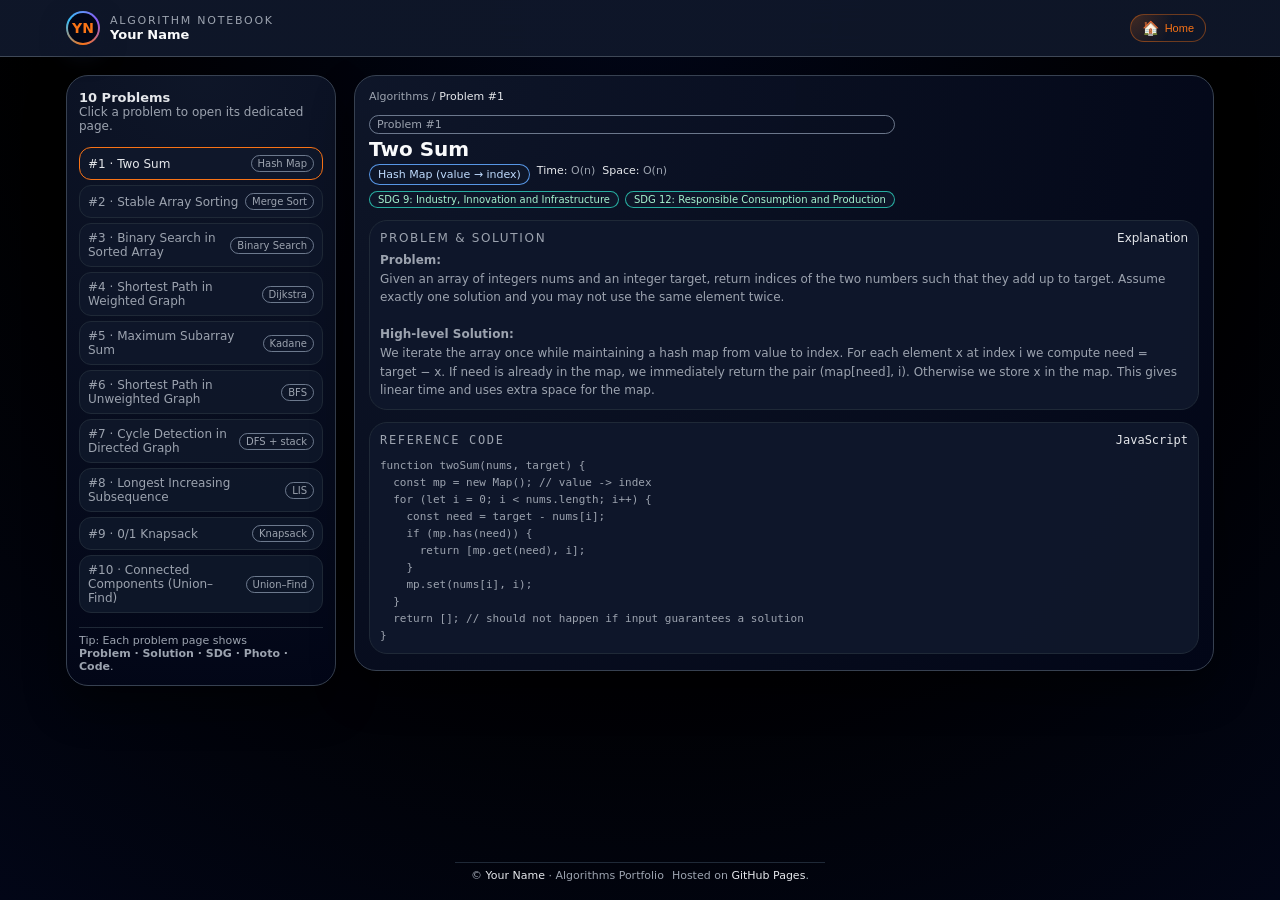
<file: try.html>
<!DOCTYPE html>
<html lang="en">
<head>
  <meta charset="UTF-8" />
  <title>Algorithms Portfolio | Your Name</title>
  <meta name="viewport" content="width=device-width, initial-scale=1.0" />
  <style>
    :root {
      --bg: #020617;
      --bg-alt: #020617;
      --surface: #020617;
      --border-subtle: #1f2937;
      --border-strong: #374151;
      --accent: #f97316;
      --accent-soft: rgba(249, 115, 22, 0.16);
      --text: #f9fafb;
      --muted: #9ca3af;
      --radius-lg: 18px;
      --radius-xl: 22px;
      --shadow-soft: 0 20px 40px rgba(0, 0, 0, 0.45);
      --font-sans: system-ui, -apple-system, BlinkMacSystemFont, "Segoe UI", sans-serif;
      --font-mono: "Fira Code", Consolas, Menlo, monospace;
    }

    * {
      box-sizing: border-box;
    }

    body {
      margin: 0;
      font-family: var(--font-sans);
      background: radial-gradient(circle at top, #020617 0, #000000 55%, #020617 100%);
      color: var(--text);
      -webkit-font-smoothing: antialiased;
    }

    a {
      color: var(--accent);
      text-decoration: none;
    }
    a:hover {
      text-decoration: underline;
    }

    .app {
      min-height: 100vh;
      display: flex;
      flex-direction: column;
    }

    header {
      position: sticky;
      top: 0;
      z-index: 20;
      backdrop-filter: blur(18px);
      background: linear-gradient(to right, rgba(15,23,42,0.96), rgba(15,23,42,0.92));
      border-bottom: 1px solid rgba(75, 85, 99, 0.8);
    }

    .nav {
      max-width: 1180px;
      margin: 0 auto;
      padding: 10px 16px;
      display: flex;
      align-items: center;
      justify-content: space-between;
      gap: 10px;
    }

    .nav-left {
      display: flex;
      align-items: center;
      gap: 10px;
    }

    .logo-circle {
      width: 34px;
      height: 34px;
      border-radius: 999px;
      background: conic-gradient(from 180deg, #f97316, #38bdf8, #8b5cf6, #f97316);
      padding: 2px;
      box-shadow: 0 10px 25px rgba(15, 23, 42, 0.8);
    }

    .logo-inner {
      width: 100%;
      height: 100%;
      border-radius: inherit;
      background: #020617;
      display: flex;
      align-items: center;
      justify-content: center;
      font-weight: 700;
      font-size: 14px;
      color: var(--accent);
    }

    .nav-title {
      display: flex;
      flex-direction: column;
      font-size: 13px;
    }

    .nav-title span:first-child {
      letter-spacing: 0.16em;
      text-transform: uppercase;
      color: var(--muted);
      font-size: 11px;
    }

    .nav-title span:last-child {
      font-weight: 600;
    }

    .nav-links {
      display: flex;
      align-items: center;
      gap: 10px;
      font-size: 12px;
      color: var(--muted);
    }

    .nav-links a {
      padding: 4px 8px;
      border-radius: 999px;
      color: var(--muted);
    }

    .nav-links a:hover {
      background: rgba(30, 64, 175, 0.25);
      color: var(--text);
      text-decoration: none;
    }

    .nav-pill {
      border-radius: 999px;
      border: 1px solid rgba(249, 115, 22, 0.4);
      padding: 5px 11px;
      display: inline-flex;
      align-items: center;
      gap: 6px;
      background: radial-gradient(circle at 0 0, rgba(249, 115, 22, 0.22), transparent 55%);
      font-size: 11px;
      color: var(--accent);
      cursor: pointer;
    }

    .nav-pill span.icon {
      font-size: 14px;
    }

    main {
      flex: 1;
      max-width: 1180px;
      margin: 0 auto;
      padding: 18px 16px 40px;
      display: grid;
      grid-template-columns: 270px minmax(0, 1fr);
      gap: 18px;
      align-items: flex-start;
    }

    /* Sidebar */
    .sidebar {
      border-radius: var(--radius-xl);
      background: radial-gradient(circle at top, rgba(15,23,42,0.95), #020617);
      border: 1px solid var(--border-strong);
      box-shadow: var(--shadow-soft);
      padding: 14px 12px 12px;
      display: flex;
      flex-direction: column;
      gap: 10px;
    }

    .sidebar-header {
      font-size: 12px;
      color: var(--muted);
    }

    .sidebar-header strong {
      color: #e5e7eb;
      font-size: 13px;
    }

    .problem-list {
      list-style: none;
      padding: 0;
      margin: 4px 0 0;
      display: flex;
      flex-direction: column;
      gap: 5px;
      max-height: 480px;
      overflow: auto;
      scrollbar-width: thin;
      scrollbar-color: #4b5563 transparent;
    }

    .problem-list::-webkit-scrollbar {
      width: 5px;
    }
    .problem-list::-webkit-scrollbar-thumb {
      background: #4b5563;
      border-radius: 999px;
    }

    .problem-item {
      border-radius: 12px;
      border: 1px solid var(--border-subtle);
      background: rgba(15,23,42,0.92);
      padding: 7px 8px;
      font-size: 12px;
      color: var(--muted);
      cursor: pointer;
      display: flex;
      justify-content: space-between;
      gap: 6px;
      align-items: center;
      transition: border 0.12s, background 0.12s, transform 0.08s;
    }

    .problem-item:hover {
      border-color: rgba(96, 165, 250, 0.9);
      background: rgba(15, 23, 42, 1);
      transform: translateY(-1px);
    }

    .problem-item.active {
      border-color: var(--accent);
      background: rgba(15, 23, 42, 1);
      color: #e5e7eb;
    }

    .problem-name {
      flex: 1;
    }

    .problem-tag {
      font-size: 10px;
      padding: 2px 6px;
      border-radius: 999px;
      border: 1px solid rgba(148, 163, 184, 0.7);
      color: var(--muted);
      white-space: nowrap;
    }

    .sidebar-footer {
      margin-top: 4px;
      font-size: 11px;
      color: var(--muted);
      border-top: 1px solid var(--border-subtle);
      padding-top: 6px;
    }

    /* Main problem view */
    .problem-view {
      border-radius: var(--radius-xl);
      background: radial-gradient(circle at top left, rgba(15,23,42,0.95), #020617);
      border: 1px solid var(--border-strong);
      box-shadow: var(--shadow-soft);
      padding: 14px 14px 16px;
      display: flex;
      flex-direction: column;
      gap: 12px;
    }

    .crumbs {
      font-size: 11px;
      color: var(--muted);
    }

    .crumbs span {
      color: #e5e7eb;
    }

    .problem-header-main {
      display: flex;
      justify-content: space-between;
      align-items: flex-start;
      gap: 8px;
    }

    .problem-title-block {
      display: flex;
      flex-direction: column;
      gap: 3px;
    }

    .problem-id-pill {
      display: inline-flex;
      align-items: center;
      gap: 4px;
      padding: 2px 7px;
      border-radius: 999px;
      border: 1px solid rgba(148, 163, 184, 0.7);
      font-size: 11px;
      color: var(--muted);
    }

    .problem-title-block h1 {
      font-size: 20px;
      margin: 0;
    }

    .problem-meta-row {
      display: flex;
      flex-wrap: wrap;
      gap: 7px;
      font-size: 11px;
      color: var(--muted);
    }

    .problem-meta-row strong {
      color: #e5e7eb;
      font-weight: 500;
    }

    .algo-chip {
      padding: 3px 8px;
      border-radius: 999px;
      border: 1px solid rgba(96, 165, 250, 0.9);
      font-size: 11px;
      color: #bfdbfe;
      background: rgba(15, 23, 42, 0.96);
    }

    .sdg-chips {
      display: flex;
      flex-wrap: wrap;
      gap: 6px;
      margin-top: 3px;
    }

    .sdg-chip {
      font-size: 10px;
      padding: 2px 8px;
      border-radius: 999px;
      border: 1px solid rgba(45, 212, 191, 0.8);
      background: rgba(15, 23, 42, 0.98);
      color: #a7f3d0;
    }

    .problem-actions-main {
      display: flex;
      flex-wrap: wrap;
      gap: 8px;
    }

    .btn-sm {
      border-radius: 999px;
      border: 1px solid rgba(148, 163, 184, 0.8);
      padding: 5px 10px;
      font-size: 11px;
      color: var(--muted);
      background: rgba(15, 23, 42, 0.9);
      cursor: pointer;
      display: inline-flex;
      align-items: center;
      gap: 5px;
    }

    .btn-sm:hover {
      background: rgba(15, 23, 42, 1);
      color: #e5e7eb;
    }

    .content-grid {
      display: grid;
      grid-template-columns: minmax(0, 1fr);
      gap: 12px;
      align-items: stretch;
    }

    .card {
      border-radius: var(--radius-lg);
      border: 1px solid var(--border-subtle);
      background: rgba(15, 23, 42, 0.98);
      padding: 10px 10px 9px;
      font-size: 13px;
      color: var(--muted);
      display: flex;
      flex-direction: column;
      gap: 6px;
    }

    .card-header {
      font-size: 12px;
      text-transform: uppercase;
      letter-spacing: 0.14em;
      color: var(--muted);
      display: flex;
      justify-content: space-between;
      align-items: center;
    }

    .card-header span.label {
      font-weight: 500;
      color: #e5e7eb;
      text-transform: none;
      letter-spacing: 0;
      font-size: 12px;
    }

    .card-body {
      font-size: 12px;
      line-height: 1.55;
    }

    .code-card {
      font-family: var(--font-mono);
    }

    pre {
      margin: 4px 0 0;
      font-family: var(--font-mono);
      font-size: 11px;
      white-space: pre-wrap;
      word-wrap: break-word;
      max-height: 260px;
      overflow: auto;
      scrollbar-width: thin;
      scrollbar-color: #4b5563 transparent;
    }

    pre::-webkit-scrollbar {
      width: 5px;
    }
    pre::-webkit-scrollbar-thumb {
      background: #4b5563;
      border-radius: 999px;
    }

    .photo-wrapper {
      position: relative;
      border-radius: 14px;
      overflow: hidden;
      border: 1px solid rgba(75, 85, 99, 0.9);
      min-height: 150px;
      background: radial-gradient(circle at top, rgba(15,23,42,0.95), #020617);
    }

    .photo-wrapper img {
      position: absolute;
      inset: 0;
      width: 100%;
      height: 100%;
      object-fit: cover;
      opacity: 0.9;
    }

    .photo-overlay {
      position: relative;
      padding: 8px 8px 6px;
      background: linear-gradient(to top, rgba(2,6,23,0.96), transparent 70%);
      font-size: 11px;
      color: #e5e7eb;
      display: flex;
      justify-content: space-between;
      align-items: flex-end;
      gap: 6px;
      margin-top: auto;
    }

    .photo-caption-sub {
      color: var(--muted);
      font-size: 10px;
    }

    .photo-tag {
      font-size: 10px;
      padding: 3px 7px;
      border-radius: 999px;
      border: 1px solid rgba(148, 163, 184, 0.9);
      background: rgba(15,23,42,0.96);
      color: var(--muted);
      white-space: nowrap;
    }

    .hidden {
      display: none;
    }

    footer {
      max-width: 1180px;
      margin: 0 auto;
      padding: 6px 16px 18px;
      border-top: 1px solid var(--border-subtle);
      font-size: 11px;
      color: var(--muted);
      display: flex;
      justify-content: space-between;
      gap: 8px;
    }

    footer span.highlight {
      color: #e5e7eb;
    }

    @media (max-width: 900px) {
      main {
        grid-template-columns: minmax(0,1fr);
      }
      .sidebar {
        order: -1;
      }
    }

    @media (max-width: 640px) {
      .content-grid {
        grid-template-columns: minmax(0, 1fr);
      }
      .nav-links {
        display: none;
      }
    }
  </style>
</head>
<body>
<div class="app">
  <header>
    <div class="nav">
      <div class="nav-left">
        <div class="logo-circle">
          <div class="logo-inner">YN</div>
        </div>
        <div class="nav-title">
          <span>Algorithm Notebook</span>
          <span>Your Name</span>
        </div>
      </div>
      <div class="nav-links">
        <a href="https://prajwalbiradar2006.github.io/citydesignproject.github.io/#">
        <button class="nav-pill" id="glowToggle">
          <span class="icon">🏠</span>
          <span>Home</span>
        </button>
        </a>
      </div>
    </div>
  </header>

  <main>
    <!-- SIDEBAR -->
    <aside class="sidebar">
      <div class="sidebar-header">
        <strong>10 Problems</strong><br />
        Click a problem to open its dedicated page.
      </div>
      <ul class="problem-list" id="problemList">
        <!-- Filled by JS -->
      </ul>
      <div class="sidebar-footer">
        Tip: Each problem page shows<br />
        <strong>Problem · Solution · SDG · Photo · Code</strong>.
      </div>
    </aside>

    <!-- MAIN PROBLEM VIEW -->
    <section class="problem-view" id="problemView">
      <!-- Filled by JS -->
    </section>
  </main>

  <footer>
    <span>© <span class="highlight">Your Name</span> · Algorithms Portfolio</span>
    <span>Hosted on <span class="highlight">GitHub Pages</span>.</span>
  </footer>
</div>

<script>
  // ==== DATA: 10 PROBLEMS ====
  const problems = [
    {
      id: "two-sum",
      number: 1,
      title: "Two Sum",
      categoryTag: "Hashing",
      shortTag: "Hash Map",
      time: "O(n)",
      space: "O(n)",
      algorithm: "Hash Map (value → index)",
      sdgs: [
        "SDG 9: Industry, Innovation and Infrastructure",
        "SDG 12: Responsible Consumption and Production"
      ],
      problemText:
        "Given an array of integers nums and an integer target, return indices of the two numbers such that they add up to target. Assume exactly one solution and you may not use the same element twice.",
      solutionText:
        "We iterate the array once while maintaining a hash map from value to index. For each element x at index i we compute need = target − x. If need is already in the map, we immediately return the pair (map[need], i). Otherwise we store x in the map. This gives linear time and uses extra space for the map.",
      photo: {
        src: "images/two-sum.png",
        alt: "Visualising pairs that sum to a target on a number line.",
        label: "Number line insight",
        caption: "Highlighting pairs whose sum hits the target."
      },
      code: `function twoSum(nums, target) {
  const mp = new Map(); // value -> index
  for (let i = 0; i < nums.length; i++) {
    const need = target - nums[i];
    if (mp.has(need)) {
      return [mp.get(need), i];
    }
    mp.set(nums[i], i);
  }
  return []; // should not happen if input guarantees a solution
}`,
 
    },
    {
      id: "merge-sort",
      number: 2,
      title: "Stable Array Sorting",
      categoryTag: "Sorting",
      shortTag: "Merge Sort",
      time: "O(n log n)",
      space: "O(n)",
      algorithm: "Merge Sort (divide & conquer, stable)",
      sdgs: [
        "SDG 9: Industry, Innovation and Infrastructure",
        "SDG 8: Decent Work and Economic Growth"
      ],
      problemText:
        "Sort an array of integers in non-decreasing order with a stable algorithm (elements with equal keys keep their relative order).",
      solutionText:
        "We use merge sort. Recursively split the array into two halves, sort each half, and then merge them. During merge, when we see equal elements we always take from the left subarray first. That preserves stability. The recursion depth is O(log n) and each level merges O(n) elements.",
      photo: {
        src: "images/merge-sort.png",
        alt: "Illustration of merge sort splitting and merging arrays.",
        label: "Divide & conquer",
        caption: "Splitting the problem until the base case is trivial."
      },
      code: `function mergeSort(arr) {
  if (arr.length <= 1) return arr;
  const mid = Math.floor(arr.length / 2);
  const left = mergeSort(arr.slice(0, mid));
  const right = mergeSort(arr.slice(mid));
  return merge(left, right);
}

function merge(a, b) {
  const res = [];
  let i = 0, j = 0;
  while (i < a.length && j < b.length) {
    if (a[i] <= b[j]) {
      res.push(a[i++]);   // stable when equal
    } else {
      res.push(b[j++]);
    }
  }
  return res.concat(a.slice(i), b.slice(j));
}`,
 
    },
    {
      id: "binary-search",
      number: 3,
      title: "Binary Search in Sorted Array",
      categoryTag: "Searching",
      shortTag: "Binary Search",
      time: "O(log n)",
      space: "O(1)",
      algorithm: "Iterative binary search",
      sdgs: [
        "SDG 4: Quality Education",
        "SDG 9: Industry, Innovation and Infrastructure"
      ],
      problemText:
        "Given a sorted array of integers and a target value, return its index if found, otherwise return −1.",
      solutionText:
        "Maintain two pointers lo and hi. Repeatedly pick mid = floor((lo + hi)/2). If arr[mid] equals target we return mid. If arr[mid] is smaller, we search in the right half; otherwise in the left half. When lo crosses hi the element is absent.",
      photo: {
        src: "images/binary-search.png",
        alt: "Binary search narrowing the search interval.",
        label: "Halving the search space",
        caption: "Each step discards half of the remaining interval."
      },
      code: `function binarySearch(arr, target) {
  let lo = 0, hi = arr.length - 1;
  while (lo <= hi) {
    const mid = lo + Math.floor((hi - lo) / 2);
    if (arr[mid] === target) return mid;
    if (arr[mid] < target) lo = mid + 1;
    else hi = mid - 1;
  }
  return -1;
}`,
 
    },
    {
      id: "dijkstra",
      number: 4,
      title: "Shortest Path in Weighted Graph",
      categoryTag: "Graph",
      shortTag: "Dijkstra",
      time: "O((V+E) log V) using a heap",
      space: "O(V)",
      algorithm: "Dijkstra's algorithm with priority queue",
      sdgs: [
        "SDG 11: Sustainable Cities and Communities",
        "SDG 9: Industry, Innovation and Infrastructure"
      ],
      problemText:
        "Given a directed graph with non-negative edge weights and a source vertex, compute the minimum distance from the source to every other vertex.",
      solutionText:
        "We maintain a distance array initialised to ∞ except dist[src] = 0. A min-priority queue (distance, node) always picks the vertex with the smallest tentative distance. For each extracted node we relax all outgoing edges. If we find a shorter path to a neighbour, we update dist and push the new pair into the queue.",
      photo: {
        src: "images/dijkstra.png",
        alt: "Graph with highlighted shortest path tree.",
        label: "Routing network",
        caption: "Model for optimising routes in transportation or networks."
      },
      code: `// adj[u] = array of { v, w } edges
function dijkstra(adj, src) {
  const n = adj.length;
  const dist = Array(n).fill(Infinity);
  dist[src] = 0;

  const pq = []; // simple priority queue via sorting (demo)
  pq.push([0, src]);

  while (pq.length) {
    pq.sort((a, b) => a[0] - b[0]);
    const [d, u] = pq.shift();
    if (d !== dist[u]) continue;

    for (const { v, w } of adj[u]) {
      if (dist[v] > d + w) {
        dist[v] = d + w;
        pq.push([dist[v], v]);
      }
    }
  }
  return dist;
}`,
 
    },
    {
      id: "kadane",
      number: 5,
      title: "Maximum Subarray Sum",
      categoryTag: "DP",
      shortTag: "Kadane",
      time: "O(n)",
      space: "O(1)",
      algorithm: "Kadane's algorithm (DP over prefix)",
      sdgs: [
        "SDG 8: Decent Work and Economic Growth",
        "SDG 9: Industry, Innovation and Infrastructure"
      ],
      problemText:
        "Given an array of positive and negative integers, find the maximum possible sum of a contiguous subarray.",
      solutionText:
        "We maintain current sum cur and best answer best. At each element x we decide whether to start a new subarray at x (cur = x) or extend the previous one (cur = cur + x). best is updated as max(best, cur) every step. This is essentially DP with state = best sum ending at position i.",
      photo: {
        src: "images/kadane.png",
        alt: "Plot of an array with the best subarray highlighted.",
        label: "Signal window",
        caption: "Picking the most profitable contiguous interval."
      },
      code: `function maxSubArray(nums) {
  let best = -Infinity;
  let cur = 0;
  for (const x of nums) {
    cur = Math.max(x, cur + x);
    best = Math.max(best, cur);
  }
  return best;
}`,
 
    },
    {
      id: "bfs-unweighted",
      number: 6,
      title: "Shortest Path in Unweighted Graph",
      categoryTag: "Graph",
      shortTag: "BFS",
      time: "O(V + E)",
      space: "O(V)",
      algorithm: "Breadth-First Search",
      sdgs: [
        "SDG 11: Sustainable Cities and Communities",
        "SDG 9: Industry, Innovation and Infrastructure"
      ],
      problemText:
        "Given an unweighted graph and a source node, compute the minimum number of edges required to reach every other node.",
      solutionText:
        "For unweighted graphs, BFS from the source explores nodes in layers. We set dist[src] = 0, push src into a queue and expand neighbours. When visiting a node for the first time, we assign dist[neigh] = dist[cur] + 1 and push it. When the queue empties, dist holds the shortest path length in edges.",
      photo: {
        src: "images/bfs.png",
        alt: "BFS frontier expanding layer by layer.",
        label: "Wave expansion",
        caption: "Layered exploration of reachable nodes."
      },
      code: `function bfsShortest(adj, src) {
  const n = adj.length;
  const dist = Array(n).fill(-1);
  const q = [];
  q.push(src);
  dist[src] = 0;

  while (q.length) {
    const u = q.shift();
    for (const v of adj[u]) {
      if (dist[v] === -1) {
        dist[v] = dist[u] + 1;
        q.push(v);
      }
    }
  }
  return dist;
}`,
 
    },
    {
      id: "cycle-directed",
      number: 7,
      title: "Cycle Detection in Directed Graph",
      categoryTag: "Graph",
      shortTag: "DFS + stack",
      time: "O(V + E)",
      space: "O(V)",
      algorithm: "DFS with recursion stack",
      sdgs: [
        "SDG 4: Quality Education",
        "SDG 16: Peace, Justice and Strong Institutions"
      ],
      problemText:
        "Given a directed graph, determine if it contains a cycle. This is used, for example, to detect invalid prerequisite structures.",
      solutionText:
        "We run DFS and track two arrays: visited and inStack. When we start exploring a node, we mark it visited and inStack. During DFS, if we ever see an edge to a node that is currently inStack, we have a back-edge and thus a cycle. When we finish a node, we remove it from inStack.",
      photo: {
        src: "images/cycle.png",
        alt: "Directed graph with a cycle highlighted.",
        label: "Dependency loop",
        caption: "Detecting circular dependencies in task graphs."
      },
      code: `function hasCycleDirected(adj) {
  const n = adj.length;
  const vis = Array(n).fill(false);
  const inStack = Array(n).fill(false);

  function dfs(u) {
    vis[u] = true;
    inStack[u] = true;
    for (const v of adj[u]) {
      if (!vis[v] && dfs(v)) return true;
      if (inStack[v]) return true;
    }
    inStack[u] = false;
    return false;
  }

  for (let i = 0; i < n; i++) {
    if (!vis[i] && dfs(i)) return true;
  }
  return false;
}`,
 
    },
    {
      id: "lis",
      number: 8,
      title: "Longest Increasing Subsequence",
      categoryTag: "DP",
      shortTag: "LIS",
      time: "O(n log n)",
      space: "O(n)",
      algorithm: "Patience sorting + binary search",
      sdgs: [
        "SDG 4: Quality Education",
        "SDG 9: Industry, Innovation and Infrastructure"
      ],
      problemText:
        "Given an array of integers, find the length of the longest strictly increasing subsequence (not necessarily contiguous).",
      solutionText:
        "We maintain an array tails where tails[k] is the smallest possible tail value of an increasing subsequence of length k+1. For each x, we binary-search the first position pos in tails where tails[pos] ≥ x and set tails[pos] = x. If no such position exists, we append x. The length of tails after processing all elements is the LIS length.",
      photo: {
        src: "images/lis.png",
        alt: "Cards being placed in piles, analogy to patience sorting.",
        label: "Patience sorting",
        caption: "Rearranging piles to track the best possible tails."
      },
      code: `function lengthOfLIS(nums) {
  const tails = [];
  for (const x of nums) {
    let lo = 0, hi = tails.length;
    while (lo < hi) {
      const mid = (lo + hi) >> 1;
      if (tails[mid] < x) lo = mid + 1;
      else hi = mid;
    }
    tails[lo] = x;
  }
  return tails.length;
}`,
 
    },
    {
      id: "knapsack",
      number: 9,
      title: "0/1 Knapsack",
      categoryTag: "DP",
      shortTag: "Knapsack",
      time: "O(n·W)",
      space: "O(W)",
      algorithm: "1D DP over capacity",
      sdgs: [
        "SDG 12: Responsible Consumption and Production",
        "SDG 8: Decent Work and Economic Growth"
      ],
      problemText:
        "Given weights and values of n items, and a maximum capacity W, choose a subset of items with maximum total value such that total weight does not exceed W. Each item can be taken at most once.",
      solutionText:
        "We use DP on capacity. Let dp[w] be the maximum value achievable with capacity w. For each item i we iterate w from W down to weight[i]. At each step we consider taking the item: dp[w] = max(dp[w], dp[w − weight[i]] + value[i]). Backward iteration ensures each item is used at most once.",
      photo: {
        src: "images/knapsack.png",
        alt: "Backpack with items representing weights and values.",
        label: "Resource allocation",
        caption: "Choosing the most valuable subset under constraints."
      },
      code: `function knapSack(cap, wt, val) {
  const dp = Array(cap + 1).fill(0);
  for (let i = 0; i < wt.length; i++) {
    for (let w = cap; w >= wt[i]; w--) {
      dp[w] = Math.max(dp[w], dp[w - wt[i]] + val[i]);
    }
  }
  return dp[cap];
}`,
 
    },
    {
      id: "dsu-components",
      number: 10,
      title: "Connected Components (Union–Find)",
      categoryTag: "DSU",
      shortTag: "Union–Find",
      time: "≈O(α(n)) per op",
      space: "O(n)",
      algorithm: "Disjoint Set Union (Union–Find)",
      sdgs: [
        "SDG 9: Industry, Innovation and Infrastructure",
        "SDG 11: Sustainable Cities and Communities"
      ],
      problemText:
        "Given n nodes labelled 0 to n − 1 and a list of undirected edges, count the number of connected components.",
      solutionText:
        "We initialise each node as its own parent. For every edge (u, v) we union their sets. Union-by-rank and path compression keep trees shallow. At the end, we count how many distinct roots exist; that number equals the number of connected components.",
      photo: {
        src: "images/dsu.png",
        alt: "Clusters of nodes being merged by union operations.",
        label: "Clusters merging",
        caption: "Tracking which nodes belong to the same component."
      },
      code: `function countComponents(n, edges) {
  const parent = Array.from({ length: n }, (_, i) => i);
  const rank = Array(n).fill(0);

  function find(x) {
    if (parent[x] !== x) parent[x] = find(parent[x]);
    return parent[x];
  }

  function unite(a, b) {
    a = find(a);
    b = find(b);
    if (a === b) return;
    if (rank[a] < rank[b]) [a, b] = [b, a];
    parent[b] = a;
    if (rank[a] === rank[b]) rank[a]++;
  }

  for (const [u, v] of edges) {
    unite(u, v);
  }

  const roots = new Set();
  for (let i = 0; i < n; i++) {
    roots.add(find(i));
  }
  return roots.size;
}`,
 
    }
  ];

  // ==== RENDER SIDEBAR ====
  const problemListEl = document.getElementById("problemList");
  function renderSidebar(activeId) {
    problemListEl.innerHTML = "";
    problems.forEach(p => {
      const li = document.createElement("li");
      li.className = "problem-item" + (p.id === activeId ? " active" : "");
      li.dataset.id = p.id;

      const left = document.createElement("div");
      left.className = "problem-name";
      left.textContent = `#${p.number} · ${p.title}`;

      const right = document.createElement("div");
      right.className = "problem-tag";
      right.textContent = p.shortTag;

      li.appendChild(left);
      li.appendChild(right);
      li.addEventListener("click", () => {
        setActiveProblem(p.id, true);
      });

      problemListEl.appendChild(li);
    });
  }

  // ==== RENDER MAIN PROBLEM PAGE ====
  const viewEl = document.getElementById("problemView");

  function renderProblem(problem) {
    const sdgHtml = problem.sdgs
      .map(s => `<span class="sdg-chip">${s}</span>`)
      .join("");

    viewEl.innerHTML = `
      <div class="crumbs">
        Algorithms / <span>Problem #${problem.number}</span>
      </div>

      <div class="problem-header-main">
        <div class="problem-title-block">
          <div class="problem-id-pill">
            <span>Problem #${problem.number}</span>
          </div>
          <h1>${problem.title}</h1>
          <div class="problem-meta-row">
            <span class="algo-chip">${problem.algorithm}</span>
            
            <span><strong>Time:</strong> ${problem.time}</span>
            <span><strong>Space:</strong> ${problem.space}</span>
          </div>
          <div class="sdg-chips">
            ${sdgHtml}
          </div>
        </div>

        
      </div>

      <div class="content-grid">
        <div class="card">
          <div class="card-header">
            <span>Problem &amp; Solution</span>
            <span class="label">Explanation</span>
          </div>
          <div class="card-body">
            <strong>Problem:</strong><br />
            <span>${problem.problemText}</span>
            <br /><br />
            <strong>High-level Solution:</strong><br />
            <span>${problem.solutionText}</span>
          </div>
        </div>

        

      <div class="card code-card">
        <div class="card-header">
          <span>Reference Code</span>
          <span class="label">JavaScript</span>
        </div>
        <div class="card-body">
          <pre id="codeBlock"><code>${problem.code}</code></pre>
        </div>
      </div>
      

      
    `;

    // Hook up copy & raw buttons
    const copyBtn = document.getElementById("copyCodeBtn");
    const rawBtn = document.getElementById("openRawBtn");
    const codeBlock = document.getElementById("codeBlock");

    if (copyBtn && codeBlock) {
      copyBtn.addEventListener("click", () => {
        const text = codeBlock.innerText;
        navigator.clipboard?.writeText(text).then(
          () => { copyBtn.textContent = "✅ Copied"; },
          () => { copyBtn.textContent = "⚠️ Failed"; }
        );
        setTimeout(() => (copyBtn.innerHTML = '<span>📋</span> Copy Code'), 1200);
      });
    }

    if (rawBtn && codeBlock) {
      rawBtn.addEventListener("click", () => {
        const w = window.open("", "_blank");
        if (!w) return;
        w.document.write("<pre>" + codeBlock.innerText.replace(/</g, "&lt;") + "</pre>");
        w.document.close();
      });
    }
  }

  // ==== ROUTING (HASH-BASED) ====
  function setActiveProblem(id, updateHash) {
    const problem = problems.find(p => p.id === id) || problems[0];
    renderSidebar(problem.id);
    renderProblem(problem);
    if (updateHash) {
      window.location.hash = "problem/" + problem.id;
    }
  }

  function getProblemIdFromHash() {
    const hash = window.location.hash || "";
    const match = hash.match(/problem\/([a-z0-9\-]+)/i);
    return match ? match[1] : null;
  }

  window.addEventListener("hashchange", () => {
    const id = getProblemIdFromHash();
    if (id) setActiveProblem(id, false);
  });

  // ==== GLOW TOGGLE ====
  const glowToggle = document.getElementById("glowToggle");
  let glowOn = true;
  glowToggle?.addEventListener("click", () => {
    document.body.style.filter = glowOn ? "saturate(0.9) brightness(0.95)" : "none";
    glowOn = !glowOn;
  });

  // ==== INITIALISE ====
  (function init() {
    const initialId = getProblemIdFromHash() || problems[0].id;
    setActiveProblem(initialId, true);
  })();
</script>
</body>
</html>
</file>
<file: style.css>
:root {
  --primary: #0f172a;      /* main text */
  --accent: #0ea5e9;       /* buttons/links */
  --muted: #6b7280;        /* secondary text */
  --card: #ffffff;         /* card background */
}

/* GLOBAL RESET */
* {
  box-sizing: border-box;
}

html,
body {
  height: 100%;
  margin: 0;
  font-family: 'Poppins', system-ui, -apple-system, Segoe UI, Roboto, 'Helvetica Neue', Arial;
  /* soft pastel 45deg gradient */
  background: linear-gradient(45deg, #f9fafb 0%, #e0f2fe 30%, #e0f7f4 65%, #fce7f3 100%);
  background-attachment: fixed;
  color: var(--primary);
}

.member-link {
  text-decoration: none;
  color: inherit;
  display: block;
}

.project-link {
  text-decoration: none;
  color: inherit;
  display: block;
}

/* NAV */
.nav {
  position: fixed;
  top: 16px;
  left: 50%;
  transform: translateX(-50%);
  width: 92%;
  max-width: 1100px;
  display: flex;
  align-items: center;
  justify-content: space-between;
  gap: 16px;
  background: rgba(255, 255, 255, 0.35); /* liquid/glass */
  backdrop-filter: blur(18px) saturate(140%);
  -webkit-backdrop-filter: blur(18px) saturate(140%);
  padding: 10px 18px;
  border-radius: 18px;
  border: 1px solid rgba(255, 255, 255, 0.45);
  box-shadow: 0 8px 24px rgba(148, 163, 184, 0.3);
  z-index: 50;
}

/* COURSE section blocks (shared) */
.course-card {
  margin-top: 8px;
}

.course-grid {
  display: grid;
  grid-template-columns: repeat(2, minmax(0, 1fr));
  gap: 12px 18px;
  margin-top: 14px;
}

.course-grid .info-bold {
  font-weight: 700;
}

/* Branding */
.brand {
  display: flex;
  align-items: center;
  gap: 12px;
}

.logo {
  width: 44px;
  height: 44px;
  border-radius: 10px;
  background: linear-gradient(135deg, #0ea5e9, #22c55e);
  display: flex;
  align-items: center;
  justify-content: center;
  color: #f9fafb;
  font-weight: 700;
}

.brand-title {
  font-weight: 700;
}

.nav-links {
  display: flex;
  gap: 18px;
  align-items: center;
}

.nav-links a {
  color: var(--primary);
  text-decoration: none;
  font-weight: 600;
}

.cta {
  background: var(--accent);
  color: #f9fafb;
  padding: 8px 12px;
  border-radius: 10px;
  text-decoration: none;
  font-weight: 700;
}

/* HERO (section band) */
.hero {
  background: rgba(255, 255, 255, 0.82);
  border-radius: 24px;
  margin-top: 90px;
  padding: 60px 20px;
  max-width: 1100px;
  margin-left: auto;
  margin-right: auto;
  display: grid;
  grid-template-columns: 1fr 420px;
  gap: 36px;
  align-items: center;
  box-shadow: 0 16px 40px rgba(148, 163, 184, 0.5);
}

.hero-left h1 {
  font-size: 32px;
  margin: 0 0 12px;
  line-height: 1.2;
}

.hero-left p {
  margin: 0 0 18px;
  color: var(--muted);
}

.hero-cta {
  margin-top: 18px;
  display: flex;
  gap: 12px;
  align-items: center;
}

.link-primary {
  color: var(--accent);
  font-weight: 700;
  text-decoration: none;
}

/* profile card */
.profile-card {
  background: linear-gradient(145deg, #ffffff, #f9fafb);
  border-radius: 20px;
  padding: 18px;
  box-shadow: 0 14px 35px rgba(148, 163, 184, 0.55);
  border: 1px solid rgba(209, 213, 219, 0.8);
}

.profile-top {
  display: flex;
  gap: 14px;
  align-items: center;
}

.avatar {
  width: 84px;
  height: 84px;
  border-radius: 14px;
  background: linear-gradient(135deg, #38bdf8, #a855f7);
  display: flex;
  align-items: center;
  justify-content: center;
  color: #f9fafb;
  font-size: 28px;
  font-weight: 700;
}

.profile-name {
  font-weight: 700;
}

.profile-stats {
  display: flex;
  gap: 10px;
  margin-top: 14px;
}

.profile-stats .stat {
  font-weight: 700;
}

.profile-links {
  margin-top: 12px;
  display: flex;
  justify-content: space-between;
  align-items: center;
}

.links-row {
  display: flex;
  gap: 8px;
}

.links-row a {
  text-decoration: none;
  color: #0ea5e9;
  font-weight: 700;
}

/* SECTION base */
.section {
  max-width: 1100px;
  margin: 40px auto;
  padding: 32px 20px;
  border-radius: 24px;
  backdrop-filter: blur(4px);
}

/* Softer backgrounds per section */
#projects.section {
  background: rgba(239, 246, 255, 0.9); /* soft blue */
}

#team.section {
  background: rgba(240, 253, 250, 0.9); /* soft teal */
}

#course.section {
  background: rgba(254, 252, 232, 0.9); /* light yellow-ish */
}

#contact.section {
  background: rgba(255, 247, 237, 0.9); /* soft warm */
}

.section h2 {
  margin: 0 0 18px;
}

/* PROJECTS grid */
#projects .grid {
  display: grid;
  grid-template-columns: repeat(4, 1fr); /* 4 in a line on desktop */
  gap: 18px;
}

/* Project card + hover */
.project {
  background: var(--card);
  padding: 18px;
  border-radius: 14px;
  box-shadow: 0 10px 26px rgba(148, 163, 184, 0.55);
  display: flex;
  flex-direction: column;
  gap: 12px;
  position: relative;
  overflow: hidden;
  border: 1px solid rgba(209, 213, 219, 0.9);
  transition: transform 0.25s ease, box-shadow 0.25s ease, border-color 0.25s ease;
  min-height:450px;
}

.project:hover {
  transform: translateY(-6px) scale(1.03);
  box-shadow: 0 18px 40px rgba(148, 163, 184, 0.8);
  border-color: rgba(59, 130, 246, 0.8);
}

/* thumb behaves like an image with hover zoom + color shift */
.thumb {
  height: 120px;
  border-radius: 10px;
  background: linear-gradient(135deg, #e0f2fe, #e0f7f4);
  display: flex;
  align-items: center;
  justify-content: center;
  font-weight: 600;
  color: #0f172a;
  transition:
    transform 0.25s ease,
    box-shadow 0.25s ease,
    filter 0.25s ease,
    background 0.25s ease;
}

.project:hover .thumb {
  transform: scale(1.06);
  box-shadow: 0 14px 30px rgba(59, 130, 246, 0.4);
  filter: saturate(1.05) brightness(1.05);
  background: linear-gradient(135deg, #bae6fd, #a7f3d0);
}

.view-link {
  margin-top: auto;
  text-decoration: none;
  color: var(--accent);
  font-weight: 700;
}

/* TEAM */
.team {
  display: grid;
  grid-template-columns: repeat(4, 1fr);
  gap: 18px;
}

.member {
  background: var(--card);
  padding: 14px;
  border-radius: 12px;
  text-align: center;
  box-shadow: 0 10px 26px rgba(148, 163, 184, 0.55);
  position: relative;
  overflow: hidden;
  border: 1px solid rgba(209, 213, 219, 0.9);
  transition: transform 0.25s ease, box-shadow 0.25s ease, border-color 0.25s ease;
}

.member:hover {
  transform: translateY(-6px) scale(1.03);
  box-shadow: 0 18px 40px rgba(148, 163, 184, 0.8);
  border-color: rgba(129, 140, 248, 0.9);
}

.m-ava {
  width: 64px;
  height: 64px;
  border-radius: 12px;
  margin: 0 auto 10px;
  background: linear-gradient(135deg, #a5b4fc, #38bdf8);
  display: flex;
  align-items: center;
  justify-content: center;
  color: #f9fafb;
  font-weight: 700;
}

.member-name {
  font-weight: 700;
}

/* CONTACT */
.contact-grid {
  display: grid;
  grid-template-columns: 1fr 420px;
  gap: 18px;
}

.card {
  background: var(--card);
  padding: 18px;
  border-radius: 12px;
  box-shadow: 0 10px 26px rgba(148, 163, 184, 0.55);
  border: 1px solid rgba(209, 213, 219, 0.9);
}

.contact input,
.contact textarea {
  width: 100%;
  padding: 12px;
  border-radius: 8px;
  border: 1px solid rgba(209, 213, 219, 0.9);
  margin-bottom: 10px;
  background: #f9fafb;
  color: var(--primary);
}

.contact input::placeholder,
.contact textarea::placeholder {
  color: #9ca3af;
}

.contact button {
  padding: 10px;
  border-radius: 10px;
  border: 0;
  background: var(--accent);
  color: #f9fafb;
  font-weight: 700;
  cursor: pointer;
}

.about-course .info-bold {
  font-weight: 700;
  margin-bottom: 4px;
}

/* FOOTER */
.footer {
  max-width: 1100px;
  margin: 30px auto 40px;
  text-align: center;
  padding: 0 20px;
  color: var(--muted);
}

/* RESPONSIVE */
@media (max-width: 980px) {
  .hero {
    grid-template-columns: 1fr;
    gap: 24px;
    padding-top: 60px;
  }

  #projects .grid {
    grid-template-columns: repeat(2, 1fr); /* 2x2 on tablets */
  }

  .team {
    grid-template-columns: repeat(2, 1fr);
  }

  .contact-grid {
    grid-template-columns: 1fr;
  }

  .nav {
    width: 94%;
  }
}

@media (max-width: 560px) {
  .nav-links {
    display: none;
  }

  #projects .grid {
    grid-template-columns: 1fr; /* stack on mobile */
  }

  .team {
    grid-template-columns: 1fr;
  }

  .hero-left h1 {
    font-size: 24px;
  }

  .profile-card {
    order: -1;
  }

  .course-grid {
    grid-template-columns: 1fr;
  }
}

/* UTILITIES */
.muted {
  color: var(--muted);
}

.small {
  font-size: 13px;
}

.info-bold {
  font-weight: 700;
}
</file>
